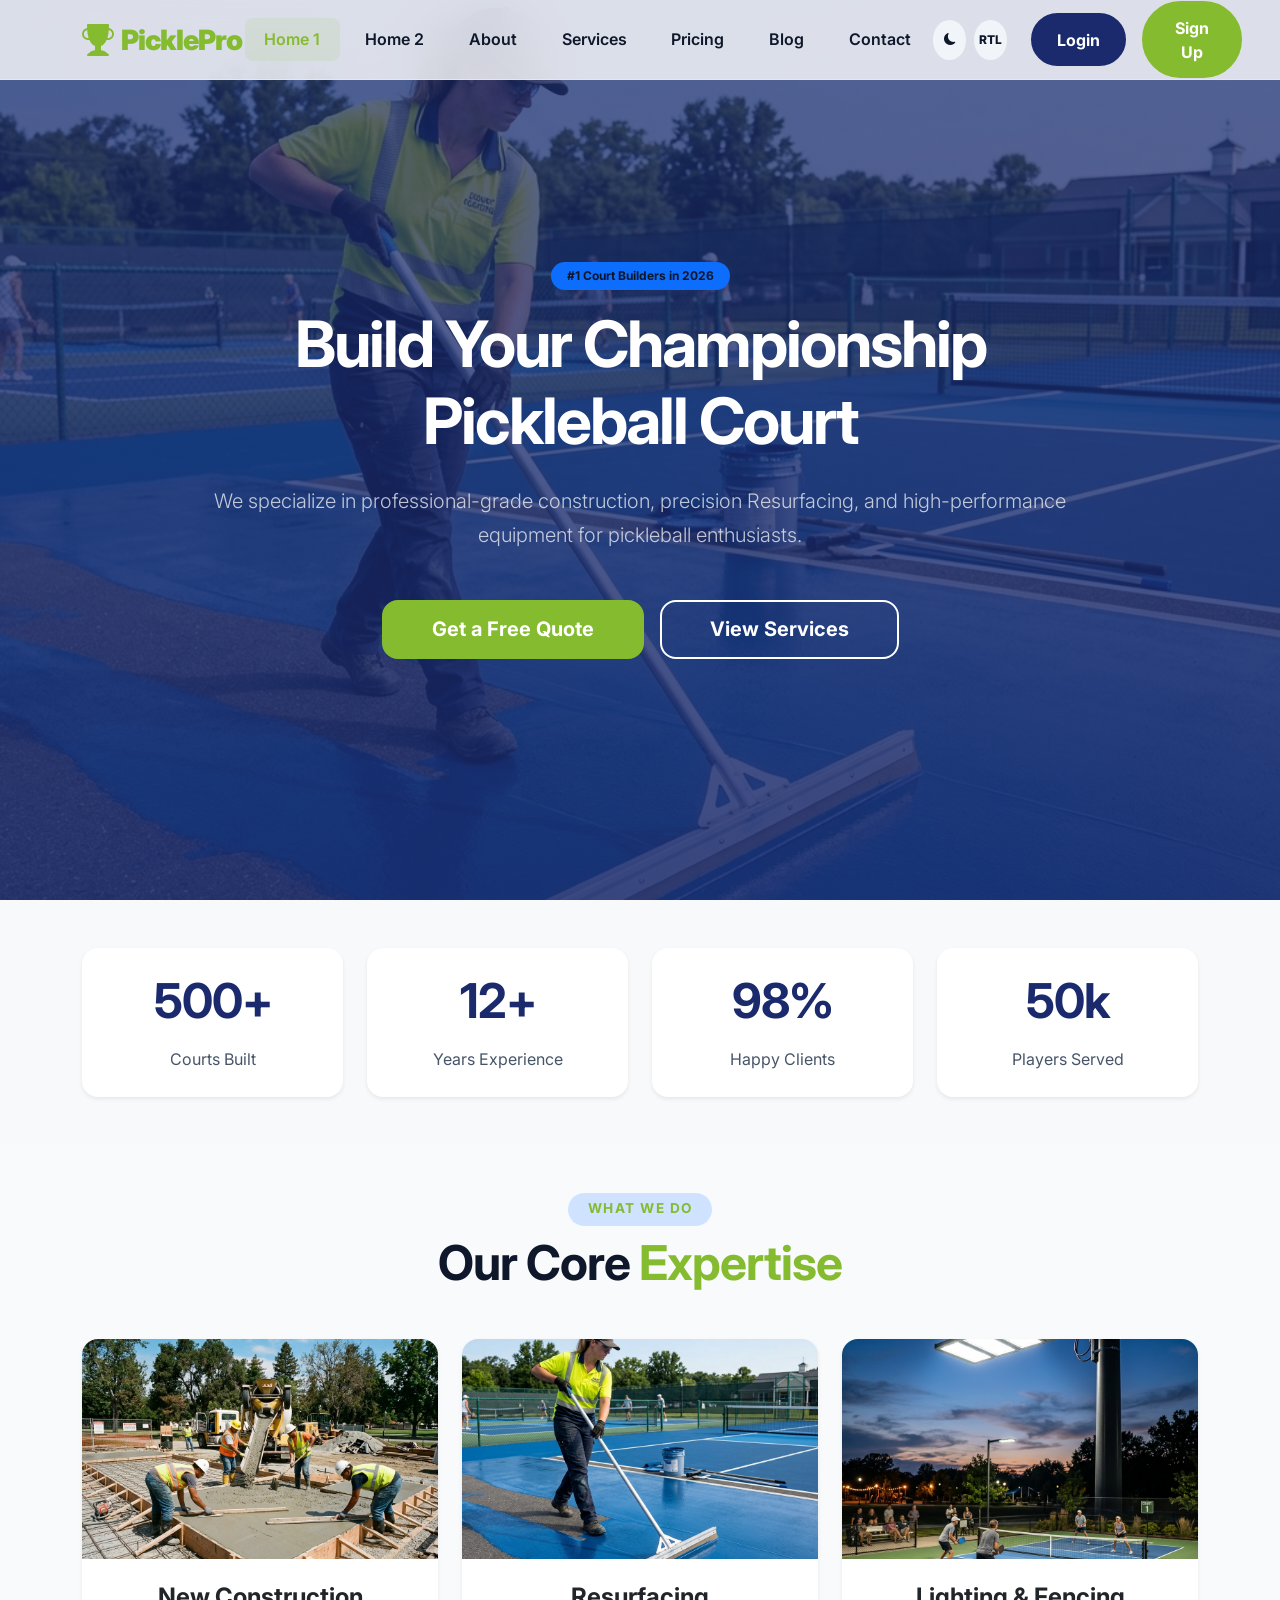
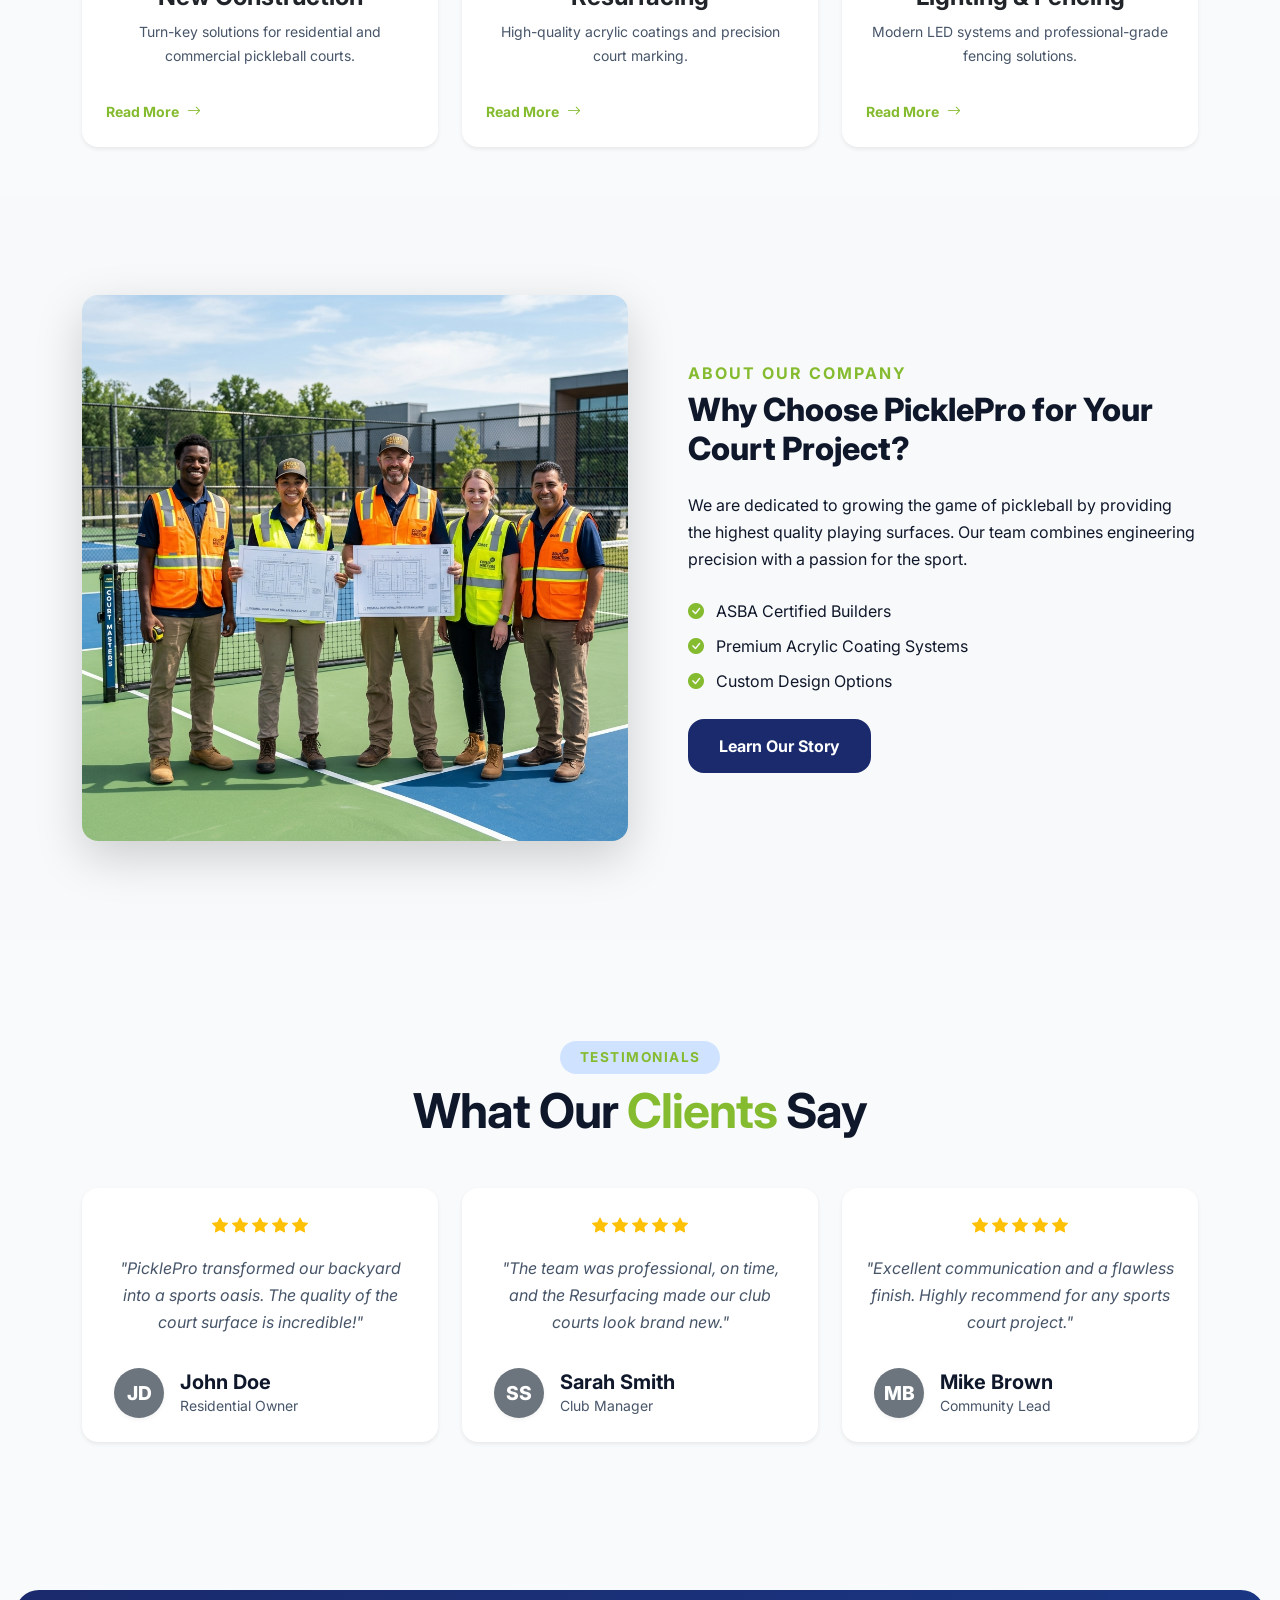
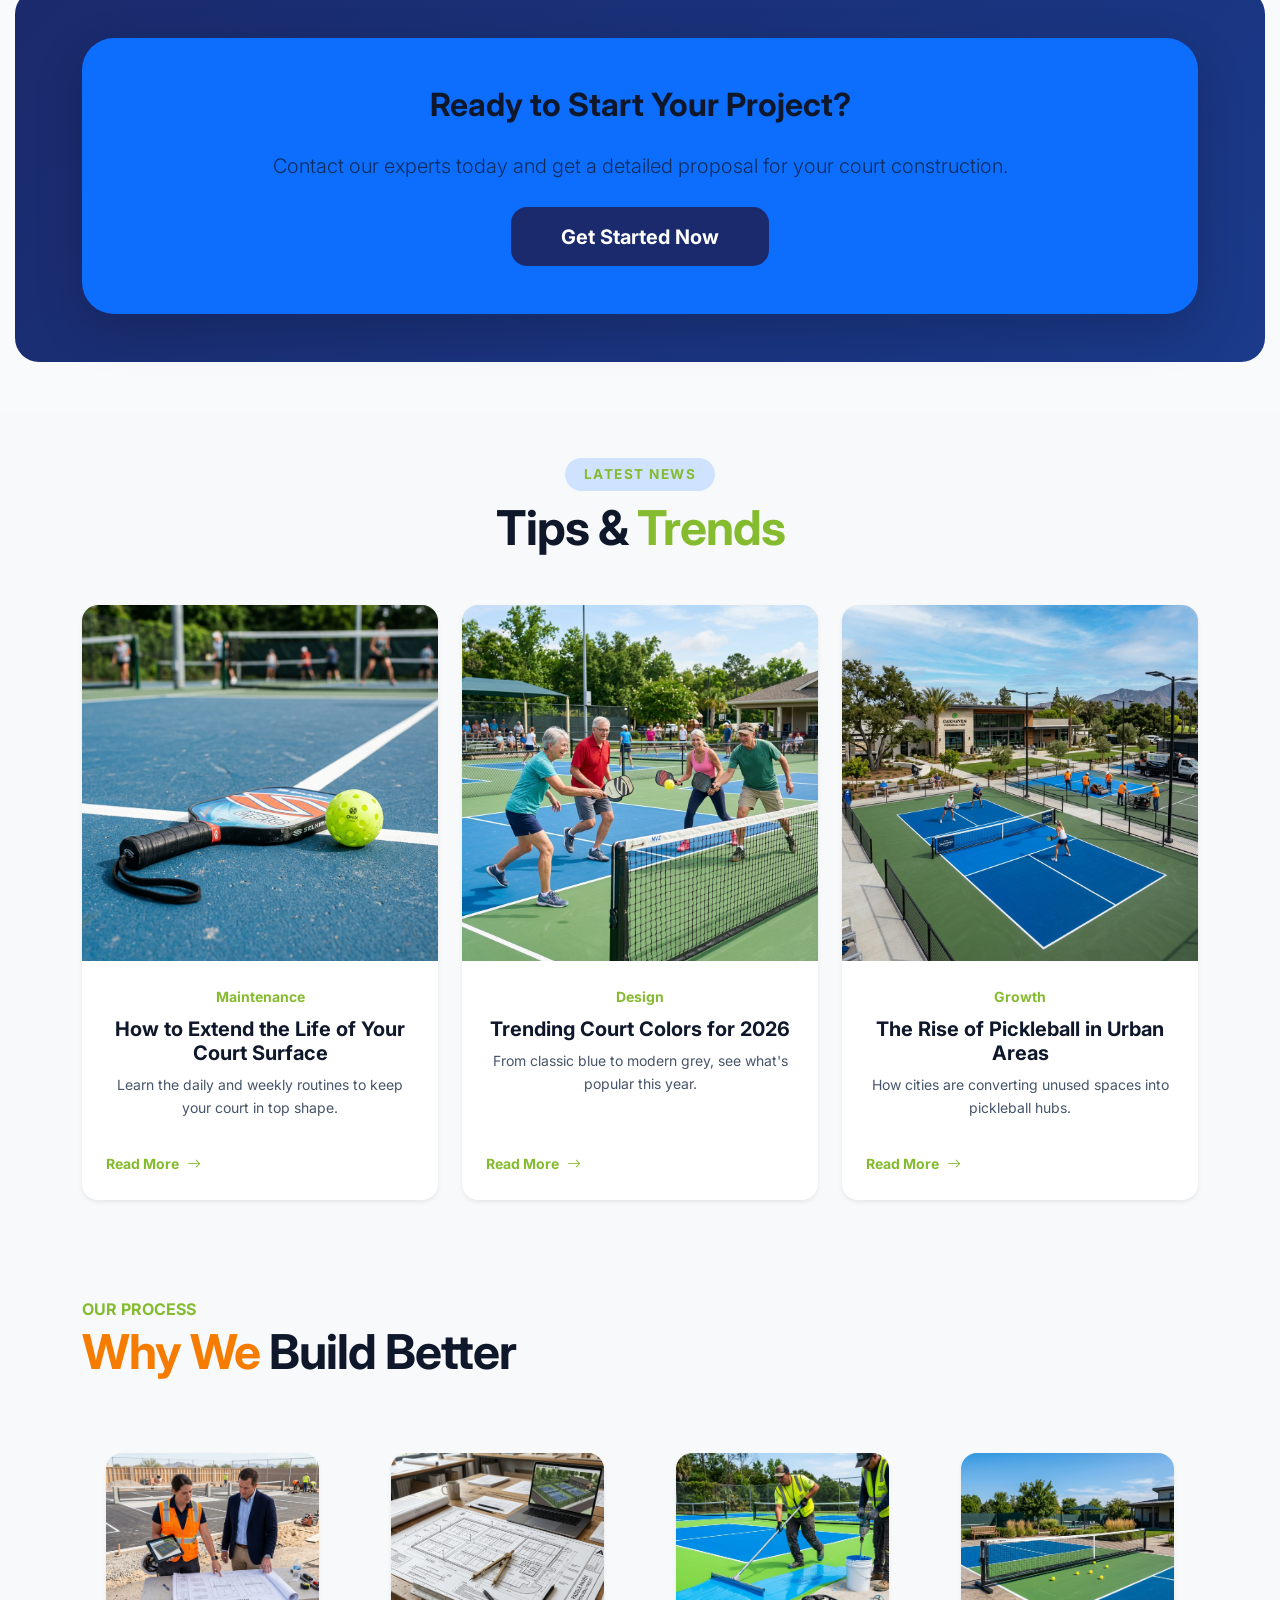
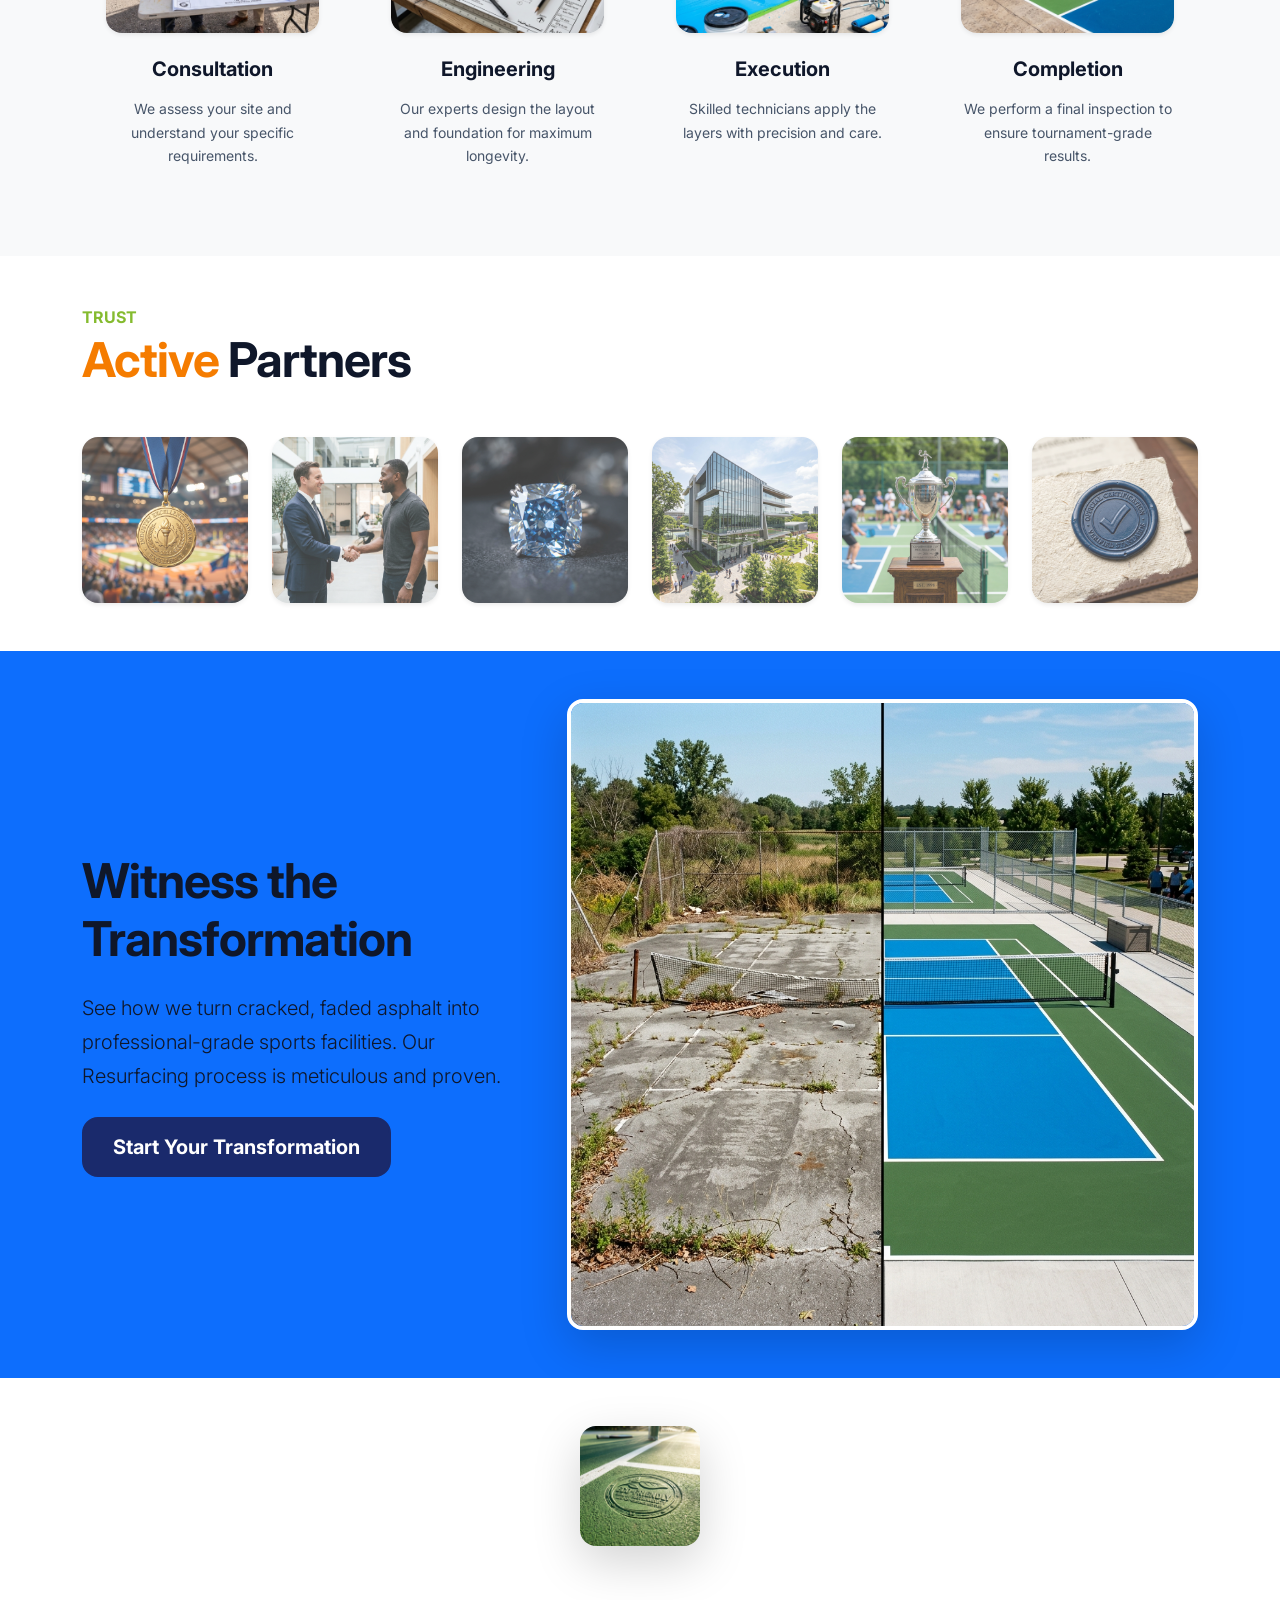
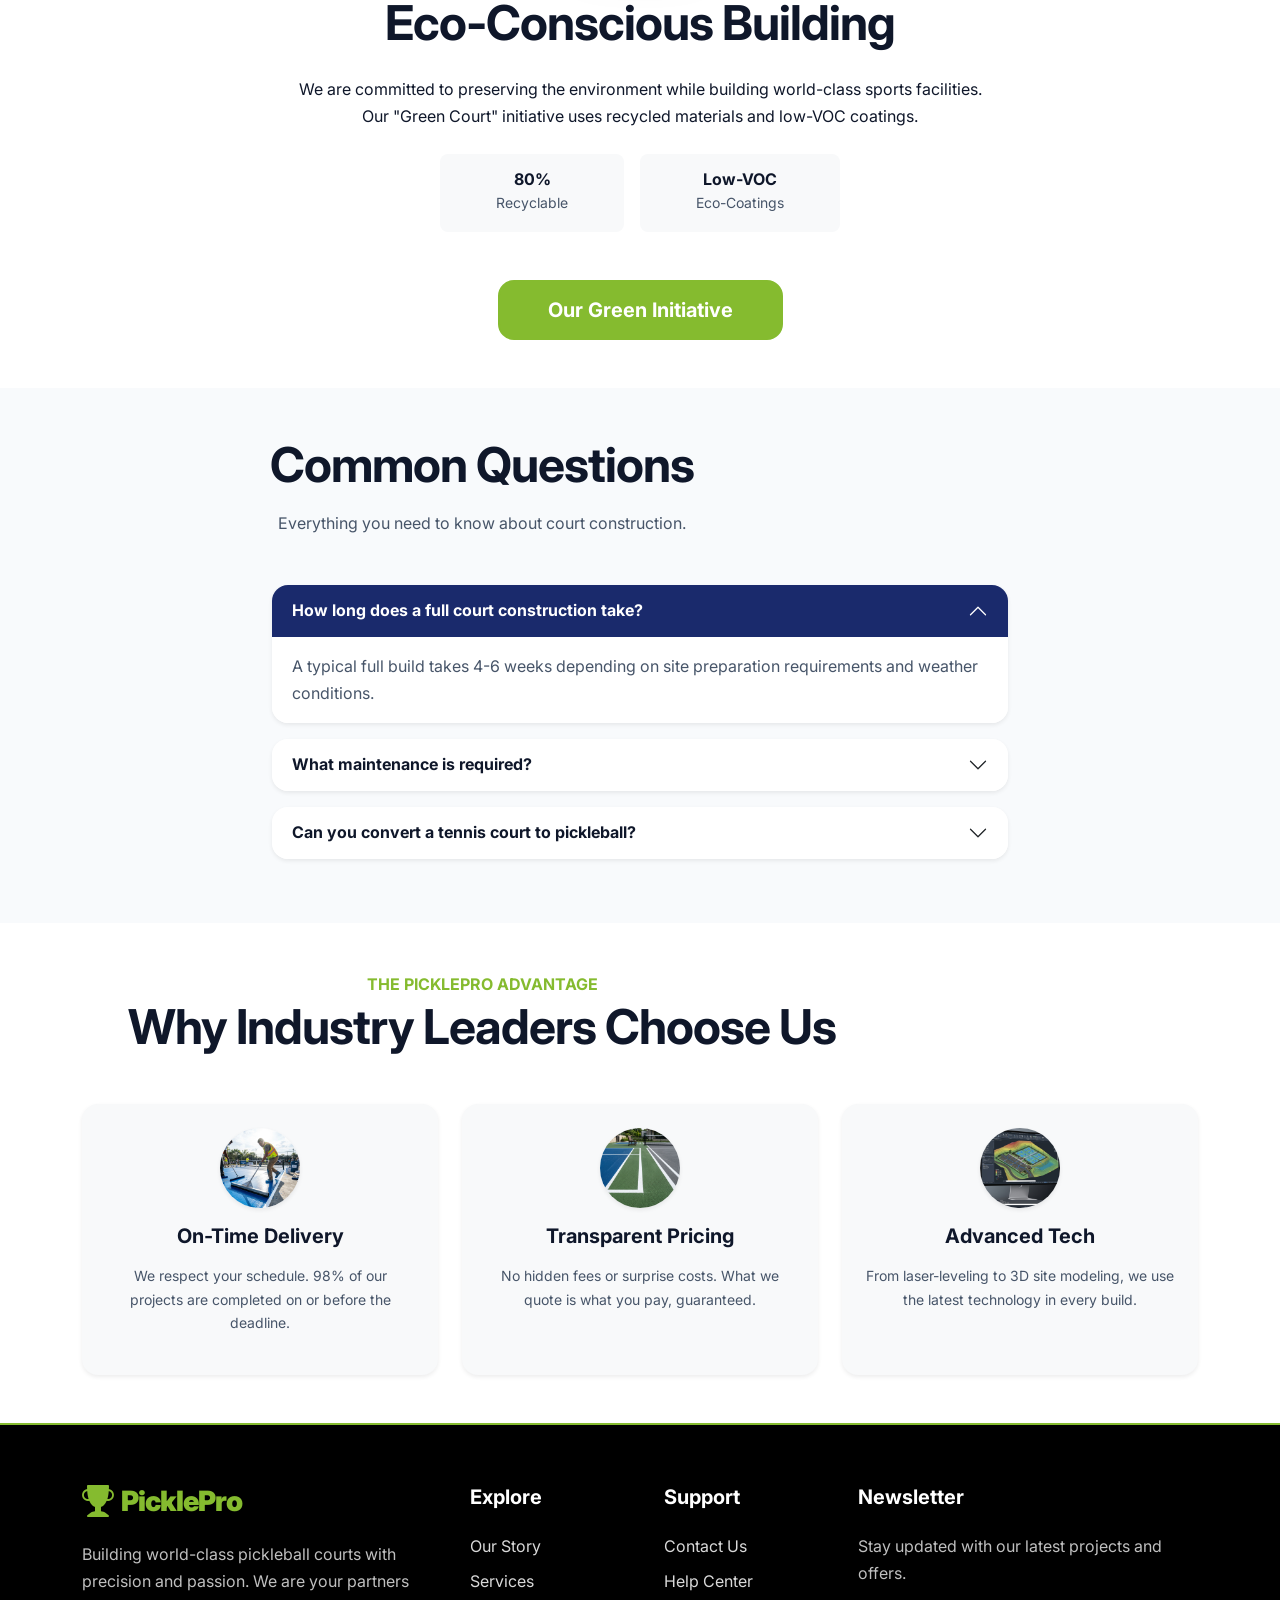
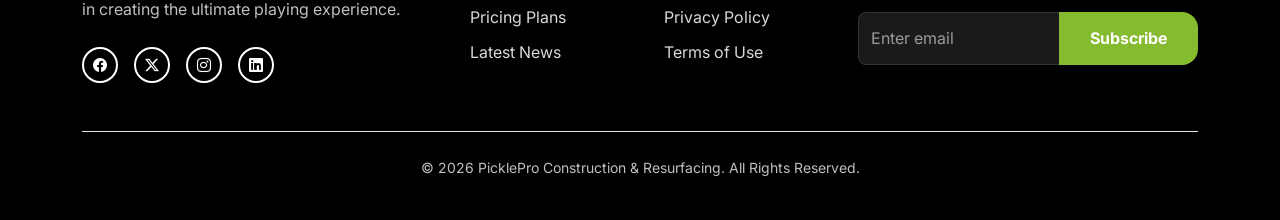
<file: index.html>
<!DOCTYPE html>
<html lang="en" dir="ltr" data-bs-theme="light">
<head>
    <meta charset="UTF-8">
    <meta name="viewport" content="width=device-width, initial-scale=1.0">
    <title>PicklePro | Premium Pickleball Court Construction & Resurfacing</title>
    <!-- Favicon -->
    <link rel='icon' type='image/png' href='assets/images/favicon.png'>
    <link rel='apple-touch-icon' href='assets/images/favicon.png'>
    
    <meta name="description" content="Professional pickleball court construction and Resurfacing services. High-quality acrylic coatings, fencing, lighting, and net systems.">
    <!-- Bootstrap CSS -->
    <link href="https://cdn.jsdelivr.net/npm/bootstrap@5.3.3/dist/css/bootstrap.min.css" rel="stylesheet">
    <!-- Bootstrap Icons -->
    <link rel="stylesheet" href="https://cdn.jsdelivr.net/npm/bootstrap-icons@1.11.3/font/bootstrap-icons.min.css">
    <!-- Google Fonts -->
    <link href="https://fonts.googleapis.com/css2?family=Inter:wght@400;600;700;800&display=swap" rel="stylesheet">
    <!-- Custom CSS -->
    <link rel="stylesheet" href="assets/css/style.css">
</head>
<body>

    <!-- Header -->
    <header class="fixed-top">
        <nav class="navbar navbar-expand-lg">
            <div class="container">
                <a class="brand-identity" href="index.html">
                    <i class="bi bi-trophy-fill"></i>
                    <span>PicklePro</span>
                </a>
                
                <button class="navbar-toggler border-0 shadow-none" type="button" data-bs-toggle="offcanvas" data-bs-target="#offcanvasNavbar">
                    <i class="bi bi-list fs-1"></i>
                </button>

                <div class="offcanvas offcanvas-end" tabindex="-1" id="offcanvasNavbar">
                    <div class="offcanvas-header border-bottom">
                        <h5 class="offcanvas-title">
                            <a href="index.html" class="brand-identity">
                                <i class="bi bi-trophy-fill"></i>
                                <span>PicklePro</span>
                            </a>
                        </h5>
                        <button type="button" class="btn-close" data-bs-dismiss="offcanvas"></button>
                    </div>
                    <div class="offcanvas-body">
                        <ul class="navbar-nav mb-4">
                            <li class="nav-item"><a class="nav-link active" href="index.html">Home 1</a></li>
                            <li class="nav-item"><a class="nav-link" href="home-2.html">Home 2</a></li>
                            <li class="nav-item"><a class="nav-link" href="about.html">About</a></li>
                            <li class="nav-item"><a class="nav-link" href="services.html">Services</a></li>
                            <li class="nav-item"><a class="nav-link" href="pricing.html">Pricing</a></li>
                            <li class="nav-item"><a class="nav-link" href="blog.html">Blog</a></li>
                            <li class="nav-item"><a class="nav-link contact-link" href="contact.html">Contact</a></li>
                        </ul>
                        
                        <div class="offcanvas-footer mt-auto pt-4 border-top">
                            <div class="d-flex align-items-center gap-2">
                                <button class="btn btn-outline-dark rounded-circle rtl-toggle-mobile" style="width: 45px; height: 45px; display: flex; align-items: center; justify-content: center; padding: 0;">RTL</button>
                                <button class="btn btn-outline-dark rounded-circle theme-toggle-mobile" style="width: 45px; height: 45px; display: flex; align-items: center; justify-content: center; padding: 0;"><i class="bi bi-moon-fill"></i></button>
                                <a href="login.html" class="btn btn-primary flex-grow-1">Login</a>
                                <a href="register.html" class="btn btn-primary flex-grow-1">Sign Up</a>
                            </div>
                        </div>
                    </div>
                </div>

                <div class="collapse navbar-collapse" id="navbarNav">
                    <ul class="navbar-nav mx-auto">
                        <li class="nav-item"><a class="nav-link active" href="index.html">Home 1</a></li>
                        <li class="nav-item"><a class="nav-link" href="home-2.html">Home 2</a></li>
                        <li class="nav-item"><a class="nav-link" href="about.html">About</a></li>
                        <li class="nav-item"><a class="nav-link" href="services.html">Services</a></li>
                        <li class="nav-item"><a class="nav-link" href="pricing.html">Pricing</a></li>
                        <li class="nav-item"><a class="nav-link" href="blog.html">Blog</a></li>
                        <li class="nav-item"><a class="nav-link" href="contact.html">Contact</a></li>
                    </ul>
                </div>

                <div class="d-none d-lg-flex align-items-center gap-2">
                    <button class="btn" id="theme-toggle" title="Toggle Theme"><i class="bi bi-moon-fill fs-5"></i></button>
                    <button class="btn me-3" id="rtl-toggle" title="Toggle RTL">RTL</button>
                    <a href="login.html" class="btn btn-secondary rounded-pill px-4 me-2">Login</a>
                    <a href="register.html" class="btn btn-primary rounded-pill px-4">Sign Up</a>
                </div>
            </div>
        </nav>
    </header>

    <main>
        <!-- Hero Section -->
        <section class="hero text-center d-flex align-items-center min-vh-100">
            <div class="container">
                <div class="row justify-content-center">
                    <div class="col-lg-10">
                        <span class="badge bg-primary text-dark mb-3 px-3 py-2 rounded-pill">#1 Court Builders in 2026</span>
                        <h1 class="display-3 fw-bold mb-4">Build Your Championship Pickleball Court</h1>
                        <p class="lead mb-5 text-light opacity-75">We specialize in professional-grade construction, precision Resurfacing, and high-performance equipment for pickleball enthusiasts.</p>
                        <div class="d-flex flex-column flex-sm-row justify-content-center align-items-center gap-3">
                            <a href="contact.html" class="btn btn-primary btn-lg px-5">Get a Free Quote</a>
                            <a href="services.html" class="btn btn-outline-light btn-lg px-5">View Services</a>
                        </div>
                    </div>
                </div>
            </div>
        </section>

        <!-- Stats Section (Content Section 1) -->
        <section class="py-5 bg-light">
            <div class="container">
                <div class="row g-4 text-center">
                    <div class="col-6 col-md-3">
                        <div class="stat-card p-4 rounded-4 bg-white border-0 shadow-sm h-100">
                            <h2 class="display-5 fw-bold text-secondary">500+</h2>
                            <p class="text-muted mb-0">Courts Built</p>
                        </div>
                    </div>
                    <div class="col-6 col-md-3">
                        <div class="stat-card p-4 rounded-4 bg-white border-0 shadow-sm h-100">
                            <h2 class="display-5 fw-bold text-secondary">12+</h2>
                            <p class="text-muted mb-0">Years Experience</p>
                        </div>
                    </div>
                    <div class="col-6 col-md-3">
                        <div class="stat-card p-4 rounded-4 bg-white border-0 shadow-sm h-100">
                            <h2 class="display-5 fw-bold text-secondary">98%</h2>
                            <p class="text-muted mb-0">Happy Clients</p>
                        </div>
                    </div>
                    <div class="col-6 col-md-3">
                        <div class="stat-card p-4 rounded-4 bg-white border-0 shadow-sm h-100">
                            <h2 class="display-5 fw-bold text-secondary">50k</h2>
                            <p class="text-muted mb-0">Players Served</p>
                        </div>
                    </div>
                </div>
            </div>
        </section>

        <!-- Services Preview (Content Section 2) -->
        <section class="services-preview py-5">
            <div class="container">
                <div class="section-title mb-5 text-center mx-auto">
                    <span class="badge bg-primary-subtle text-primary fw-bold text-uppercase mb-2">What We Do</span>
                    <h2 class="display-5 fw-bold">Our Core <span class="text-primary">Expertise</span></h2>
                </div>
                <div class="row g-4">
                    <div class="col-md-4">
                        <div class="card h-100 p-0 border-0 shadow-sm rounded-4 overflow-hidden hover-card hover-lift shadow-hover transition-base d-flex flex-column">
                            <img src="assets/images/service-1.png" class="card-img-top" style="height: 220px; object-fit: cover;" alt="New Construction">
                            <div class="card-body p-4 text-center d-flex flex-column">
                                <h3 class="h4 fw-bold">New Construction</h3>
                                <p class="text-muted small flex-grow-1">Turn-key solutions for residential and commercial pickleball courts.</p>
                                <a href="service-details.html" class="btn-read-more small mt-3">Read More <i class="bi bi-arrow-right"></i></a>
                            </div>
                        </div>
                    </div>
                    <div class="col-md-4">
                        <div class="card h-100 p-0 border-0 shadow-sm rounded-4 overflow-hidden hover-card hover-lift shadow-hover transition-base d-flex flex-column">
                            <img src="assets/images/service-2.png" class="card-img-top" style="height: 220px; object-fit: cover;" alt="Resurfacing">
                            <div class="card-body p-4 text-center d-flex flex-column">
                                <h3 class="h4 fw-bold">Resurfacing</h3>
                                <p class="text-muted small flex-grow-1">High-quality acrylic coatings and precision court marking.</p>
                                <a href="service-details.html" class="btn-read-more small mt-3">Read More <i class="bi bi-arrow-right"></i></a>
                            </div>
                        </div>
                    </div>
                    <div class="col-md-4">
                        <div class="card h-100 p-0 border-0 shadow-sm rounded-4 overflow-hidden hover-card hover-lift shadow-hover transition-base d-flex flex-column">
                            <img src="assets/images/lighting.png" class="card-img-top" style="height: 220px; object-fit: cover;" alt="Lighting & Fencing">
                            <div class="card-body p-4 text-center d-flex flex-column">
                                <h3 class="h4 fw-bold">Lighting & Fencing</h3>
                                <p class="text-muted small flex-grow-1">Modern LED systems and professional-grade fencing solutions.</p>
                                <a href="service-details.html" class="btn-read-more small mt-3">Read More <i class="bi bi-arrow-right"></i></a>
                            </div>
                        </div>
                    </div>
                </div>
            </div>
        </section>

        <!-- About Preview (Content Section 3) -->
        <section class="about-preview bg-light">
            <div class="container">
                <div class="row align-items-center">
                    <div class="col-lg-6 mb-4 mb-lg-0">
                        <img src="assets/images/about.png" alt="About PicklePro" class="img-fluid rounded-4 shadow-lg">
                    </div>
                    <div class="col-lg-6 ps-lg-5">
                        <h6 class="text-primary fw-bold text-uppercase mb-2 ls-wide">About Our Company</h6>
                        <h2 class="mb-4">Why Choose PicklePro for Your Court Project?</h2>
                        <p class="mb-4">We are dedicated to growing the game of pickleball by providing the highest quality playing surfaces. Our team combines engineering precision with a passion for the sport.</p>
                        <ul class="list-unstyled mb-4">
                            <li class="mb-2"><i class="bi bi-check-circle-fill text-primary me-2"></i> ASBA Certified Builders</li>
                            <li class="mb-2"><i class="bi bi-check-circle-fill text-primary me-2"></i> Premium Acrylic Coating Systems</li>
                            <li class="mb-2"><i class="bi bi-check-circle-fill text-primary me-2"></i> Custom Design Options</li>
                        </ul>
                        <a href="about.html" class="btn btn-secondary">Learn Our Story</a>
                    </div>
                </div>
            </div>
        </section>

        <!-- Testimonials (Content Section 4) -->
        <section class="testimonials">
            <div class="container">
                <div class="section-title mb-5 text-center mx-auto">
                    <span class="badge bg-primary-subtle text-primary fw-bold text-uppercase mb-2">Testimonials</span>
                    <h2 class="display-5 fw-bold">What Our <span class="text-primary">Clients</span> Say</h2>
                </div>
                <div class="row g-4">
                    <div class="col-12 col-md-6 col-lg-4">
                        <div class="card h-100 p-4 border-0 shadow-sm rounded-4 hover-card hover-lift shadow-hover transition-base text-center d-flex flex-column">
                            <div class="mb-3">
                                <i class="bi bi-star-fill text-warning"></i>
                                <i class="bi bi-star-fill text-warning"></i>
                                <i class="bi bi-star-fill text-warning"></i>
                                <i class="bi bi-star-fill text-warning"></i>
                                <i class="bi bi-star-fill text-warning"></i>
                            </div>
                            <p class="fst-italic text-muted flex-grow-1">"PicklePro transformed our backyard into a sports oasis. The quality of the court surface is incredible!"</p>
                            <div class="d-flex align-items-center mt-auto pt-3 px-2">
                                <div class="avatar me-3 bg-secondary rounded-circle text-white d-flex align-items-center justify-content-center flex-shrink-0" style="width: 50px; height: 50px;">JD</div>
                                <div class="text-start overflow-hidden">
                                    <h5 class="mb-0 fw-bold text-truncate">John Doe</h5>
                                    <small class="text-muted text-truncate d-block">Residential Owner</small>
                                </div>
                            </div>
                        </div>
                    </div>
                    <div class="col-12 col-md-6 col-lg-4">
                        <div class="card h-100 p-4 border-0 shadow-sm rounded-4 hover-card hover-lift shadow-hover transition-base text-center d-flex flex-column">
                            <div class="mb-3">
                                <i class="bi bi-star-fill text-warning"></i>
                                <i class="bi bi-star-fill text-warning"></i>
                                <i class="bi bi-star-fill text-warning"></i>
                                <i class="bi bi-star-fill text-warning"></i>
                                <i class="bi bi-star-fill text-warning"></i>
                            </div>
                            <p class="fst-italic text-muted flex-grow-1">"The team was professional, on time, and the Resurfacing made our club courts look brand new."</p>
                            <div class="d-flex align-items-center mt-auto pt-3 px-2">
                                <div class="avatar me-3 bg-secondary rounded-circle text-white d-flex align-items-center justify-content-center flex-shrink-0" style="width: 50px; height: 50px;">SS</div>
                                <div class="text-start overflow-hidden">
                                    <h5 class="mb-0 fw-bold text-truncate">Sarah Smith</h5>
                                    <small class="text-muted text-truncate d-block">Club Manager</small>
                                </div>
                            </div>
                        </div>
                    </div>
                    <div class="col-12 col-md-6 col-lg-4">
                        <div class="card h-100 p-4 border-0 shadow-sm rounded-4 hover-card hover-lift shadow-hover transition-base text-center d-flex flex-column">
                            <div class="mb-3">
                                <i class="bi bi-star-fill text-warning"></i>
                                <i class="bi bi-star-fill text-warning"></i>
                                <i class="bi bi-star-fill text-warning"></i>
                                <i class="bi bi-star-fill text-warning"></i>
                                <i class="bi bi-star-fill text-warning"></i>
                            </div>
                            <p class="fst-italic text-muted flex-grow-1">"Excellent communication and a flawless finish. Highly recommend for any sports court project."</p>
                            <div class="d-flex align-items-center mt-auto pt-3 px-2">
                                <div class="avatar me-3 bg-secondary rounded-circle text-white d-flex align-items-center justify-content-center flex-shrink-0" style="width: 50px; height: 50px;">MB</div>
                                <div class="text-start overflow-hidden">
                                    <h5 class="mb-0 fw-bold text-truncate">Mike Brown</h5>
                                    <small class="text-muted text-truncate d-block">Community Lead</small>
                                </div>
                            </div>
                        </div>
                    </div>
                </div>
            </div>
        </section>

        <!-- Newsletter (Content Section 5) -->
        <section class="cta-section py-5 my-5">
            <div class="container text-center">
                <div class="p-5 rounded-5 bg-primary text-dark shadow-lg">
                    <h2 class="fw-bold mb-4">Ready to Start Your Project?</h2>
                    <p class="lead mb-4 opacity-75">Contact our experts today and get a detailed proposal for your court construction.</p>
                    <div class="d-flex justify-content-center">
                        <a href="contact.html" class="btn btn-secondary btn-lg px-5">Get Started Now</a>
                    </div>
                </div>
            </div>
        </section>

        <!-- Blog Preview (Content Section 6) -->
        <section class="blog-preview bg-light py-5">
            <div class="container">
                <div class="section-title mb-5 text-center mx-auto">
                    <span class="badge bg-primary-subtle text-primary fw-bold text-uppercase mb-2">Latest News</span>
                    <h2 class="display-5 fw-bold">Tips & <span class="text-primary">Trends</span></h2>
                </div>
                <div class="row g-4">
                    <div class="col-md-6 col-lg-4">
                        <div class="card h-100 border-0 shadow-sm rounded-4 overflow-hidden hover-card hover-lift shadow-hover transition-base d-flex flex-column">
                            <img src="assets/images/blog-1.png" class="card-img-top" alt="Blog Post">
                            <div class="card-body p-4 text-center d-flex flex-column">
                                <small class="text-primary fw-bold">Maintenance</small>
                                <h5 class="card-title mt-2 fw-bold">How to Extend the Life of Your Court Surface</h5>
                                <p class="card-text text-muted small flex-grow-1">Learn the daily and weekly routines to keep your court in top shape.</p>
                                <a href="blog-details.html" class="btn-read-more small mt-3">Read More <i class="bi bi-arrow-right"></i></a>
                            </div>
                        </div>
                    </div>
                    <div class="col-md-6 col-lg-4">
                        <div class="card h-100 border-0 shadow-sm rounded-4 overflow-hidden hover-card hover-lift shadow-hover transition-base d-flex flex-column">
                            <img src="assets/images/blog-2.png" class="card-img-top" alt="Blog Post">
                            <div class="card-body p-4 text-center d-flex flex-column">
                                <small class="text-primary fw-bold">Design</small>
                                <h5 class="card-title mt-2 fw-bold">Trending Court Colors for 2026</h5>
                                <p class="card-text text-muted small flex-grow-1">From classic blue to modern grey, see what's popular this year.</p>
                                <a href="blog-details.html" class="btn-read-more small mt-3">Read More <i class="bi bi-arrow-right"></i></a>
                            </div>
                        </div>
                    </div>
                    <div class="col-md-6 col-lg-4 d-none d-lg-block">
                        <div class="card h-100 border-0 shadow-sm rounded-4 overflow-hidden hover-card hover-lift shadow-hover transition-base d-flex flex-column">
                            <img src="assets/images/hero-bg.png" class="card-img-top" alt="Blog Post">
                            <div class="card-body p-4 text-center d-flex flex-column">
                                <small class="text-primary fw-bold">Growth</small>
                                <h5 class="card-title mt-2 fw-bold">The Rise of Pickleball in Urban Areas</h5>
                                <p class="card-text text-muted small flex-grow-1">How cities are converting unused spaces into pickleball hubs.</p>
                                <a href="blog-details.html" class="btn-read-more small mt-3">Read More <i class="bi bi-arrow-right"></i></a>
                            </div>
                        </div>
                    </div>
                </div>
            </div>
        </section>

        <!-- Building Process (New Section 2) -->
        <section class="process py-5 bg-light">
            <div class="container">
                <div class="section-title mb-5">
                    <span class="text-primary fw-bold text-uppercase">Our Process</span>
                    <h2 class="display-5 fw-bold"><span class="highlight-orange">Why We</span> Build Better</h2>
                </div>
                <div class="row g-4">
                    <div class="col-md-3">
                        <div class="text-center p-4 h-100 hover-card hover-lift shadow-hover transition-base">
                            <div class="rounded-4 overflow-hidden shadow-sm mx-auto mb-4" style="width: 100%; height: 180px;">
                                <img src="assets/images/process-1.png" class="w-100 h-100 object-fit-cover" alt="Consultation">
                            </div>
                            <h5 class="fw-bold">Consultation</h5>
                            <p class="small text-muted">We assess your site and understand your specific requirements.</p>
                        </div>
                    </div>
                    <div class="col-md-3">
                        <div class="text-center p-4 h-100 hover-card hover-lift shadow-hover transition-base">
                            <div class="rounded-4 overflow-hidden shadow-sm mx-auto mb-4" style="width: 100%; height: 180px;">
                                <img src="assets/images/process-2.png" class="w-100 h-100 object-fit-cover" alt="Engineering">
                            </div>
                            <h5 class="fw-bold">Engineering</h5>
                            <p class="small text-muted">Our experts design the layout and foundation for maximum longevity.</p>
                        </div>
                    </div>
                    <div class="col-md-3">
                        <div class="text-center p-4 h-100 hover-card hover-lift shadow-hover transition-base">
                            <div class="rounded-4 overflow-hidden shadow-sm mx-auto mb-4" style="width: 100%; height: 180px;">
                                <img src="assets/images/process-3.png" class="w-100 h-100 object-fit-cover" alt="Execution">
                            </div>
                            <h5 class="fw-bold">Execution</h5>
                            <p class="small text-muted">Skilled technicians apply the layers with precision and care.</p>
                        </div>
                    </div>
                    <div class="col-md-3">
                        <div class="text-center p-4 h-100 hover-card hover-lift shadow-hover transition-base">
                            <div class="rounded-4 overflow-hidden shadow-sm mx-auto mb-4" style="width: 100%; height: 180px;">
                                <img src="assets/images/process-4.png" class="w-100 h-100 object-fit-cover" alt="Completion">
                            </div>
                            <h5 class="fw-bold">Completion</h5>
                            <p class="small text-muted">We perform a final inspection to ensure tournament-grade results.</p>
                        </div>
                    </div>
                </div>
            </div>
        </section>

        <!-- Partners (New Section 3) -->
        <section class="partners py-5 bg-white">
            <div class="container">
                <div class="section-title mb-5">
                    <span class="text-primary fw-bold text-uppercase">Trust</span>
                    <h2 class="display-5 fw-bold"><span class="highlight-orange">Active</span> Partners</h2>
                </div>
                <div class="row g-4 align-items-stretch justify-content-center">
                    <div class="col-4 col-md-2">
                        <div class="card p-0 border-0 shadow-sm rounded-4 overflow-hidden hover-card hover-lift shadow-hover transition-base bg-white h-100 d-flex align-items-center justify-content-center">
                            <img src="assets/images/partner-1.png" class="w-100 h-100 object-fit-cover opacity-75 hover-opacity-100 transition-all" alt="Partner 1">
                        </div>
                    </div>
                    <div class="col-4 col-md-2">
                        <div class="card p-0 border-0 shadow-sm rounded-4 overflow-hidden hover-card hover-lift shadow-hover transition-base bg-white h-100 d-flex align-items-center justify-content-center">
                            <img src="assets/images/partner-2.png" class="w-100 h-100 object-fit-cover opacity-75 hover-opacity-100 transition-all" alt="Partner 2">
                        </div>
                    </div>
                    <div class="col-4 col-md-2">
                        <div class="card p-0 border-0 shadow-sm rounded-4 overflow-hidden hover-card hover-lift shadow-hover transition-base bg-white h-100 d-flex align-items-center justify-content-center">
                            <img src="assets/images/partner-3.png" class="w-100 h-100 object-fit-cover opacity-75 hover-opacity-100 transition-all" alt="Partner 3">
                        </div>
                    </div>
                    <div class="col-4 col-md-2">
                        <div class="card p-0 border-0 shadow-sm rounded-4 overflow-hidden hover-card hover-lift shadow-hover transition-base bg-white h-100 d-flex align-items-center justify-content-center">
                            <img src="assets/images/partner-4.png" class="w-100 h-100 object-fit-cover opacity-75 hover-opacity-100 transition-all" alt="Partner 4">
                        </div>
                    </div>
                    <div class="col-4 col-md-2">
                        <div class="card p-0 border-0 shadow-sm rounded-4 overflow-hidden hover-card hover-lift shadow-hover transition-base bg-white h-100 d-flex align-items-center justify-content-center">
                            <img src="assets/images/partner-5.png" class="w-100 h-100 object-fit-cover opacity-75 hover-opacity-100 transition-all" alt="Partner 5">
                        </div>
                    </div>
                    <div class="col-4 col-md-2">
                        <div class="card p-0 border-0 shadow-sm rounded-4 overflow-hidden hover-card hover-lift shadow-hover transition-base bg-white h-100 d-flex align-items-center justify-content-center">
                            <img src="assets/images/partner-6.png" class="w-100 h-100 object-fit-cover opacity-75 hover-opacity-100 transition-all" alt="Partner 6">
                        </div>
                    </div>
                </div>
            </div>
        </section>

        <!-- Before/After Showcase (New Section 2) -->
        <section class="before-after bg-primary py-5">
            <div class="container">
                <div class="row align-items-center g-5 text-dark">
                    <div class="col-lg-5">
                        <h2 class="display-5 fw-bold mb-4">Witness the Transformation</h2>
                        <p class="lead mb-4">See how we turn cracked, faded asphalt into professional-grade sports facilities. Our Resurfacing process is meticulous and proven.</p>
                        <a href="contact.html" class="btn btn-secondary btn-lg">Start Your Transformation</a>
                    </div>
                    <div class="col-lg-7">
                        <img src="assets/images/before-after.png" class="img-fluid rounded-4 shadow-lg border border-4 border-white" alt="Before and After">
                    </div>
                </div>
            </div>
        </section>

        <!-- Sustainability (New Section 7) -->
        <section class="py-5 bg-white">
            <div class="container">
                <div class="row justify-content-center text-center">
                    <div class="col-lg-8">
                        <img src="assets/images/eco-badge.png" class="img-fluid rounded-4 shadow-lg mb-5" alt="Eco Friendly" style="max-height: 120px;">
                        <h2 class="display-5 fw-bold mb-4">Eco-Conscious Building</h2>
                        <p class="mb-4 mx-auto" style="max-width: 700px;">We are committed to preserving the environment while building world-class sports facilities. Our "Green Court" initiative uses recycled materials and low-VOC coatings.</p>
                        <div class="d-flex justify-content-center gap-3 mb-5" style="max-width: 400px; margin: 0 auto;">
                            <div class="bg-light p-3 rounded-3 text-center flex-grow-1 hover-card hover-lift shadow-hover transition-base">
                                <h6 class="mb-0 fw-bold">80%</h6>
                                <small class="text-muted">Recyclable</small>
                            </div>
                            <div class="bg-light p-3 rounded-3 text-center flex-grow-1 hover-card hover-lift shadow-hover transition-base">
                                <h6 class="mb-0 fw-bold">Low-VOC</h6>
                                <small class="text-muted">Eco-Coatings</small>
                            </div>
                        </div>
                        <a href="about.html" class="btn btn-primary btn-lg px-5">Our Green Initiative</a>
                    </div>
                </div>
            </div>
        </section>

        <!-- FAQ Section (New Section 3) -->
        <section class="faq-section py-5">
            <div class="container">
                <div class="section-title text-center mb-5">
                    <h2 class="display-5 fw-bold">Common Questions</h2>
                    <p class="text-muted">Everything you need to know about court construction.</p>
                </div>
                <div class="row justify-content-center">
                    <div class="col-lg-8">
                        <div class="accordion" id="mainFaq">
                            <div class="accordion-item border-0 mb-3 shadow-sm rounded-4 overflow-hidden">
                                <h2 class="accordion-header">
                                    <button class="accordion-button fw-bold" type="button" data-bs-toggle="collapse" data-bs-target="#faq1">
                                        How long does a full court construction take?
                                    </button>
                                </h2>
                                <div id="faq1" class="accordion-collapse collapse show" data-bs-parent="#mainFaq">
                                    <div class="accordion-body text-muted">
                                        A typical full build takes 4-6 weeks depending on site preparation requirements and weather conditions.
                                    </div>
                                </div>
                            </div>
                            <div class="accordion-item border-0 mb-3 shadow-sm rounded-4 overflow-hidden">
                                <h2 class="accordion-header">
                                    <button class="accordion-button collapsed fw-bold" type="button" data-bs-toggle="collapse" data-bs-target="#faq2">
                                        What maintenance is required?
                                    </button>
                                </h2>
                                <div id="faq2" class="accordion-collapse collapse" data-bs-parent="#mainFaq">
                                    <div class="accordion-body text-muted">
                                        Regular pressure washing and debris removal are recommended. We also offer annual maintenance check-ups to ensure longevity.
                                    </div>
                                </div>
                            </div>
                            <div class="accordion-item border-0 mb-3 shadow-sm rounded-4 overflow-hidden">
                                <h2 class="accordion-header">
                                    <button class="accordion-button collapsed fw-bold" type="button" data-bs-toggle="collapse" data-bs-target="#faq3">
                                        Can you convert a tennis court to pickleball?
                                    </button>
                                </h2>
                                <div id="faq3" class="accordion-collapse collapse" data-bs-parent="#mainFaq">
                                    <div class="accordion-body text-muted">
                                        Absolutely! This is one of our most popular services. We can fit up to 4 pickleball courts on a single standard tennis court.
                                    </div>
                                </div>
                            </div>
                        </div>
                    </div>
                </div>
            </div>
        </section>

        <!-- Why Choose Us (New Section 5) -->
        <section class="py-5 bg-white">
            <div class="container">
                <div class="section-title text-center mb-5">
                    <span class="text-primary fw-bold text-uppercase">The PicklePro Advantage</span>
                    <h2 class="display-5 fw-bold">Why Industry Leaders Choose Us</h2>
                </div>
                <div class="row g-4">
                    <div class="col-md-4">
                        <div class="p-4 h-100 border-0 shadow-sm rounded-4 bg-light text-center hover-card hover-lift shadow-hover transition-base">
                            <img src="assets/images/process.png" class="rounded-circle mb-3 shadow-sm" style="width: 80px; height: 80px; object-fit: cover;" alt="On-Time Delivery">
                            <h5 class="fw-bold">On-Time Delivery</h5>
                            <p class="small text-muted">We respect your schedule. 98% of our projects are completed on or before the deadline.</p>
                        </div>
                    </div>
                    <div class="col-md-4">
                        <div class="p-4 h-100 border-0 shadow-sm rounded-4 bg-light text-center hover-card hover-lift shadow-hover transition-base">
                            <img src="assets/images/pricing-hero.png" class="rounded-circle mb-3 shadow-sm" style="width: 80px; height: 80px; object-fit: cover;" alt="Transparent Pricing">
                            <h5 class="fw-bold">Transparent Pricing</h5>
                            <p class="small text-muted">No hidden fees or surprise costs. What we quote is what you pay, guaranteed.</p>
                        </div>
                    </div>
                    <div class="col-md-4">
                        <div class="p-4 h-100 border-0 shadow-sm rounded-4 bg-light text-center hover-card hover-lift shadow-hover transition-base">
                            <img src="assets/images/drone-map.png" class="rounded-circle mb-3 shadow-sm" style="width: 80px; height: 80px; object-fit: cover;" alt="Advanced Tech">
                            <h5 class="fw-bold">Advanced Tech</h5>
                            <p class="small text-muted">From laser-leveling to 3D site modeling, we use the latest technology in every build.</p>
                        </div>
                    </div>
                </div>
            </div>
        </section>






    </main>

    <!-- Footer -->
    <footer>
        <div class="container">
            <div class="row g-5">
                <div class="col-lg-4">
                    <a class="brand-identity mb-4" href="index.html">
                        <i class="bi bi-trophy-fill"></i>
                        <span>PicklePro</span>
                    </a>
                    <p class="text-white opacity-75 mb-4">Building world-class pickleball courts with precision and passion. We are your partners in creating the ultimate playing experience.</p>
                    <div class="d-flex gap-3">
                        <a href="#" class="btn btn-outline-light btn-sm rounded-circle p-2" style="width: 36px; height: 36px; display: flex; align-items: center; justify-content: center;"><i class="bi bi-facebook"></i></a>
                        <a href="#" class="btn btn-outline-light btn-sm rounded-circle p-2" style="width: 36px; height: 36px; display: flex; align-items: center; justify-content: center;"><i class="bi bi-twitter-x"></i></a>
                        <a href="#" class="btn btn-outline-light btn-sm rounded-circle p-2" style="width: 36px; height: 36px; display: flex; align-items: center; justify-content: center;"><i class="bi bi-instagram"></i></a>
                        <a href="#" class="btn btn-outline-light btn-sm rounded-circle p-2" style="width: 36px; height: 36px; display: flex; align-items: center; justify-content: center;"><i class="bi bi-linkedin"></i></a>
                    </div>
                </div>
                <div class="col-lg-2 col-md-4">
                    <h5 class="text-white fw-bold mb-4">Explore</h5>
                    <ul class="list-unstyled footer-links">
                        <li class="mb-2"><a href="about.html">Our Story</a></li>
                        <li class="mb-2"><a href="services.html">Services</a></li>
                        <li class="mb-2"><a href="pricing.html">Pricing Plans</a></li>
                        <li class="mb-2"><a href="blog.html">Latest News</a></li>
                    </ul>
                </div>
                <div class="col-lg-2 col-md-4">
                    <h5 class="text-white fw-bold mb-4">Support</h5>
                    <ul class="list-unstyled footer-links">
                        <li class="mb-2"><a href="contact.html">Contact Us</a></li>
                        <li class="mb-2"><a href="#">Help Center</a></li>
                        <li class="mb-2"><a href="#">Privacy Policy</a></li>
                        <li class="mb-2"><a href="#">Terms of Use</a></li>
                    </ul>
                </div>
                <div class="col-lg-4 col-md-4">
                    <h5 class="text-white fw-bold mb-4">Newsletter</h5>
                    <p class="text-white opacity-75 mb-4">Stay updated with our latest projects and offers.</p>
                    <form>
                        <div class="input-group">
                            <input type="email" class="form-control border-0" placeholder="Enter email" style="padding: 12px;">
                            <button class="btn btn-primary" type="button">Subscribe</button>
                        </div>
                    </form>
                </div>
            </div>
            <div class="border-top border-white border-opacity-10 mt-5 pt-4 text-center">
                <p class="text-white opacity-75 small mb-0">&copy; 2026 PicklePro Construction & Resurfacing. All Rights Reserved.</p>
            </div>
        </div>
    </footer>

    <!-- Back to Top -->
    <a href="#" id="back-to-top" class="btn btn-primary rounded-circle p-3 shadow position-fixed bottom-0 end-0 m-4" style="display: none; z-index: 1000;">
        <i class="bi bi-arrow-up"></i>
    </a>

    <!-- Scripts -->
    <script src="https://cdn.jsdelivr.net/npm/bootstrap@5.3.3/dist/js/bootstrap.bundle.min.js"></script>
    <script src="assets/js/main.js"></script>
</body>
</html>
</file>
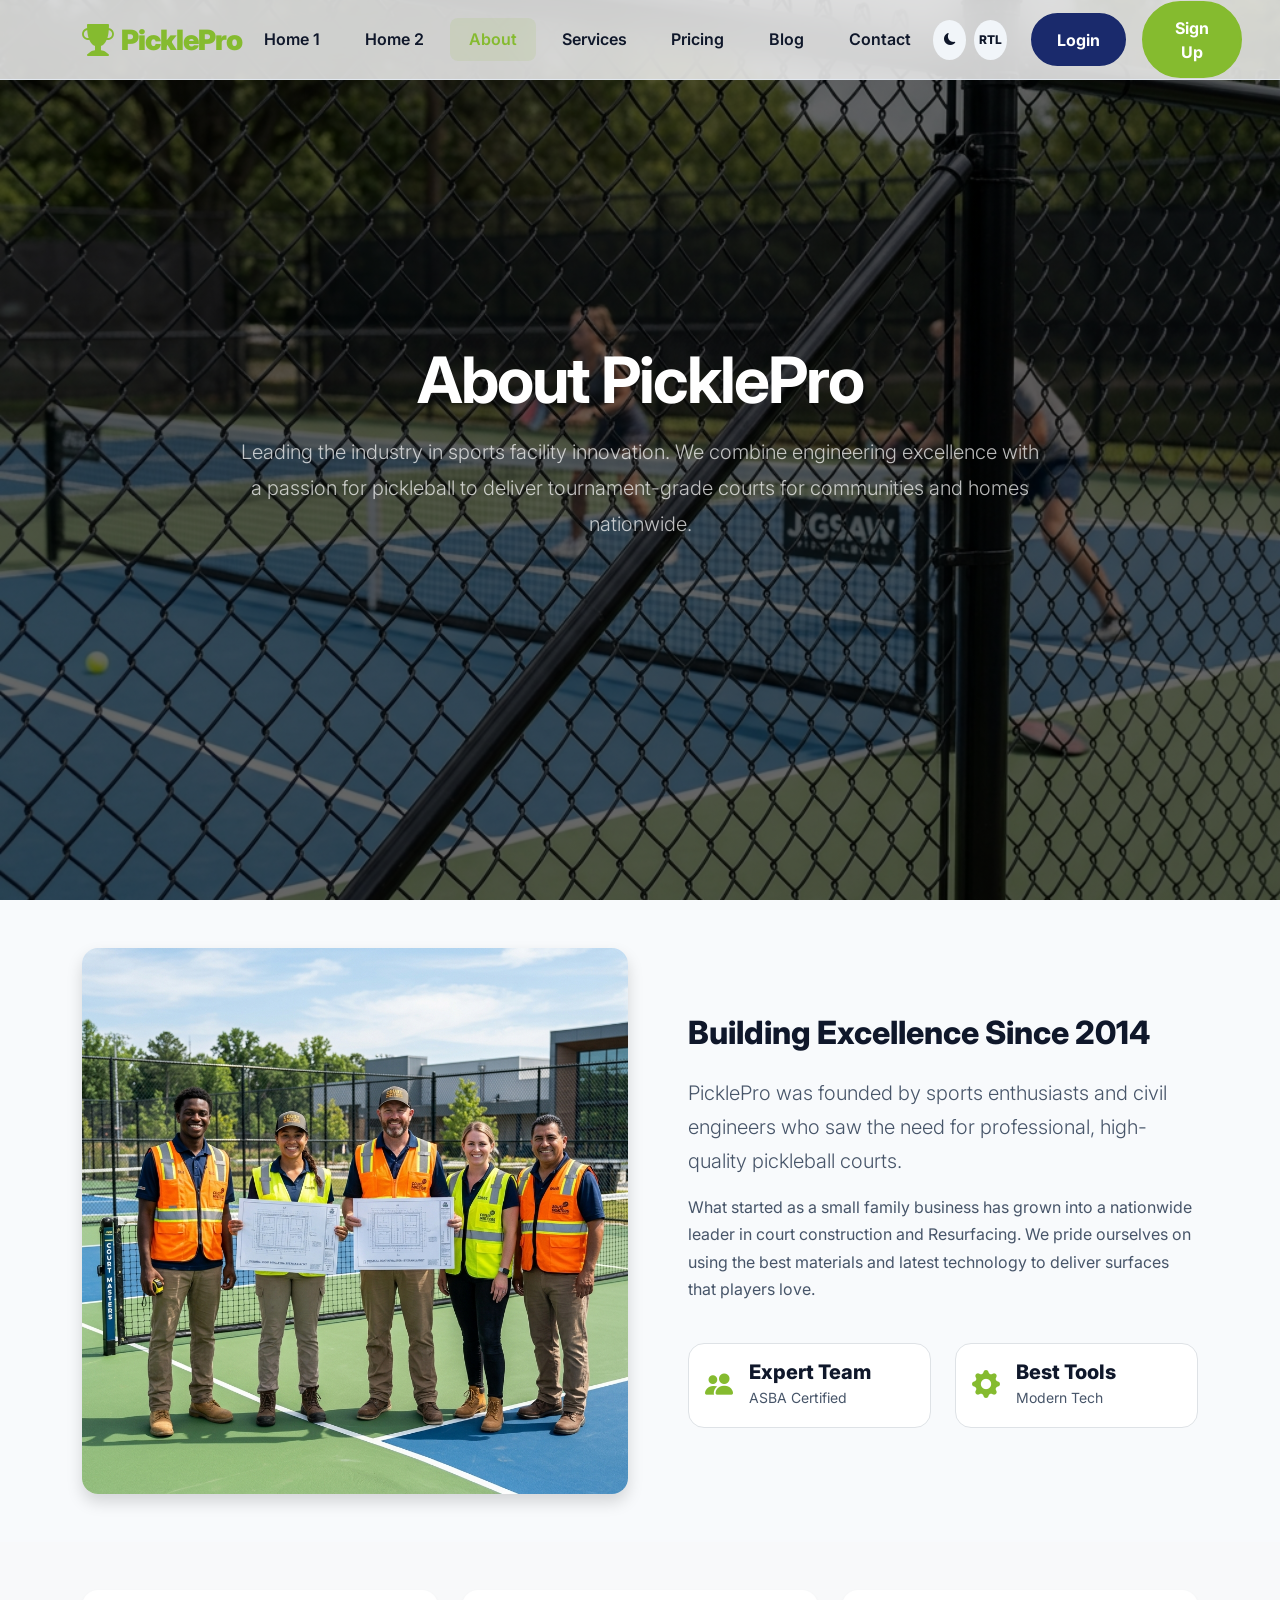
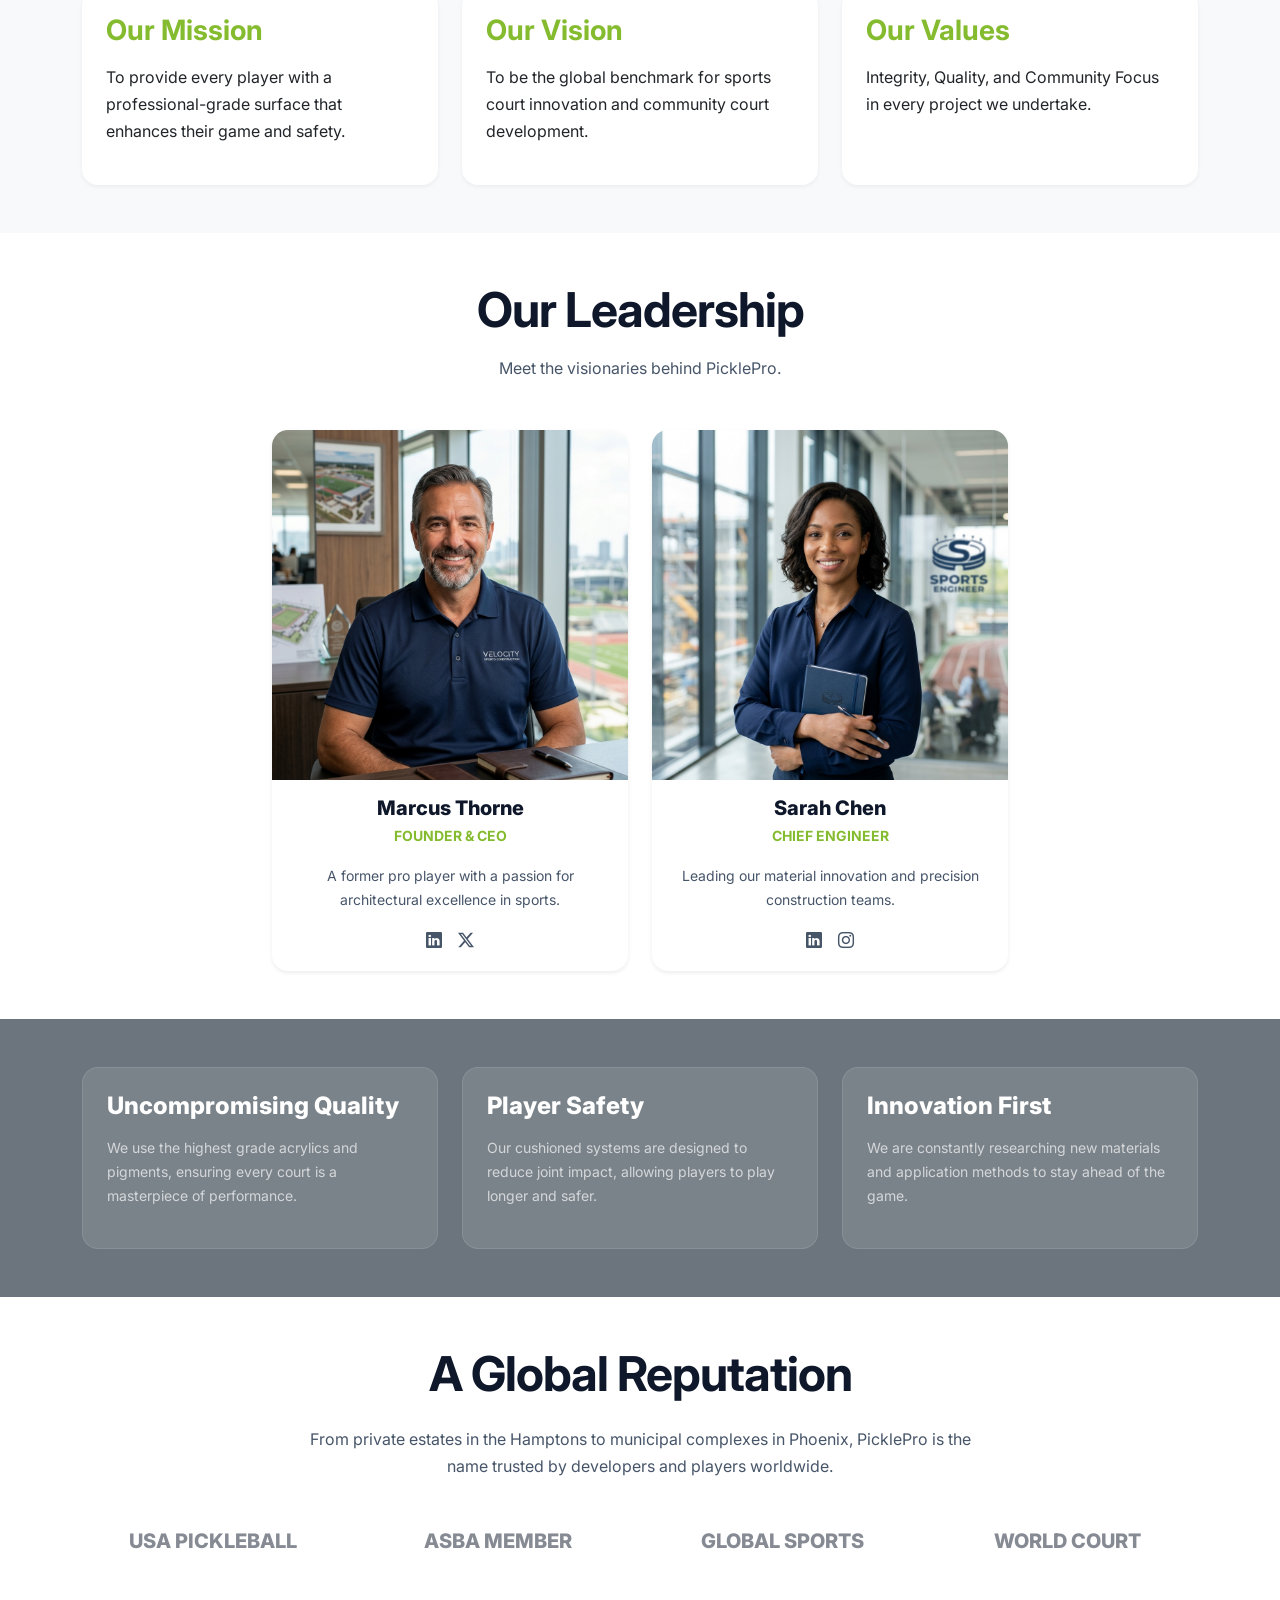
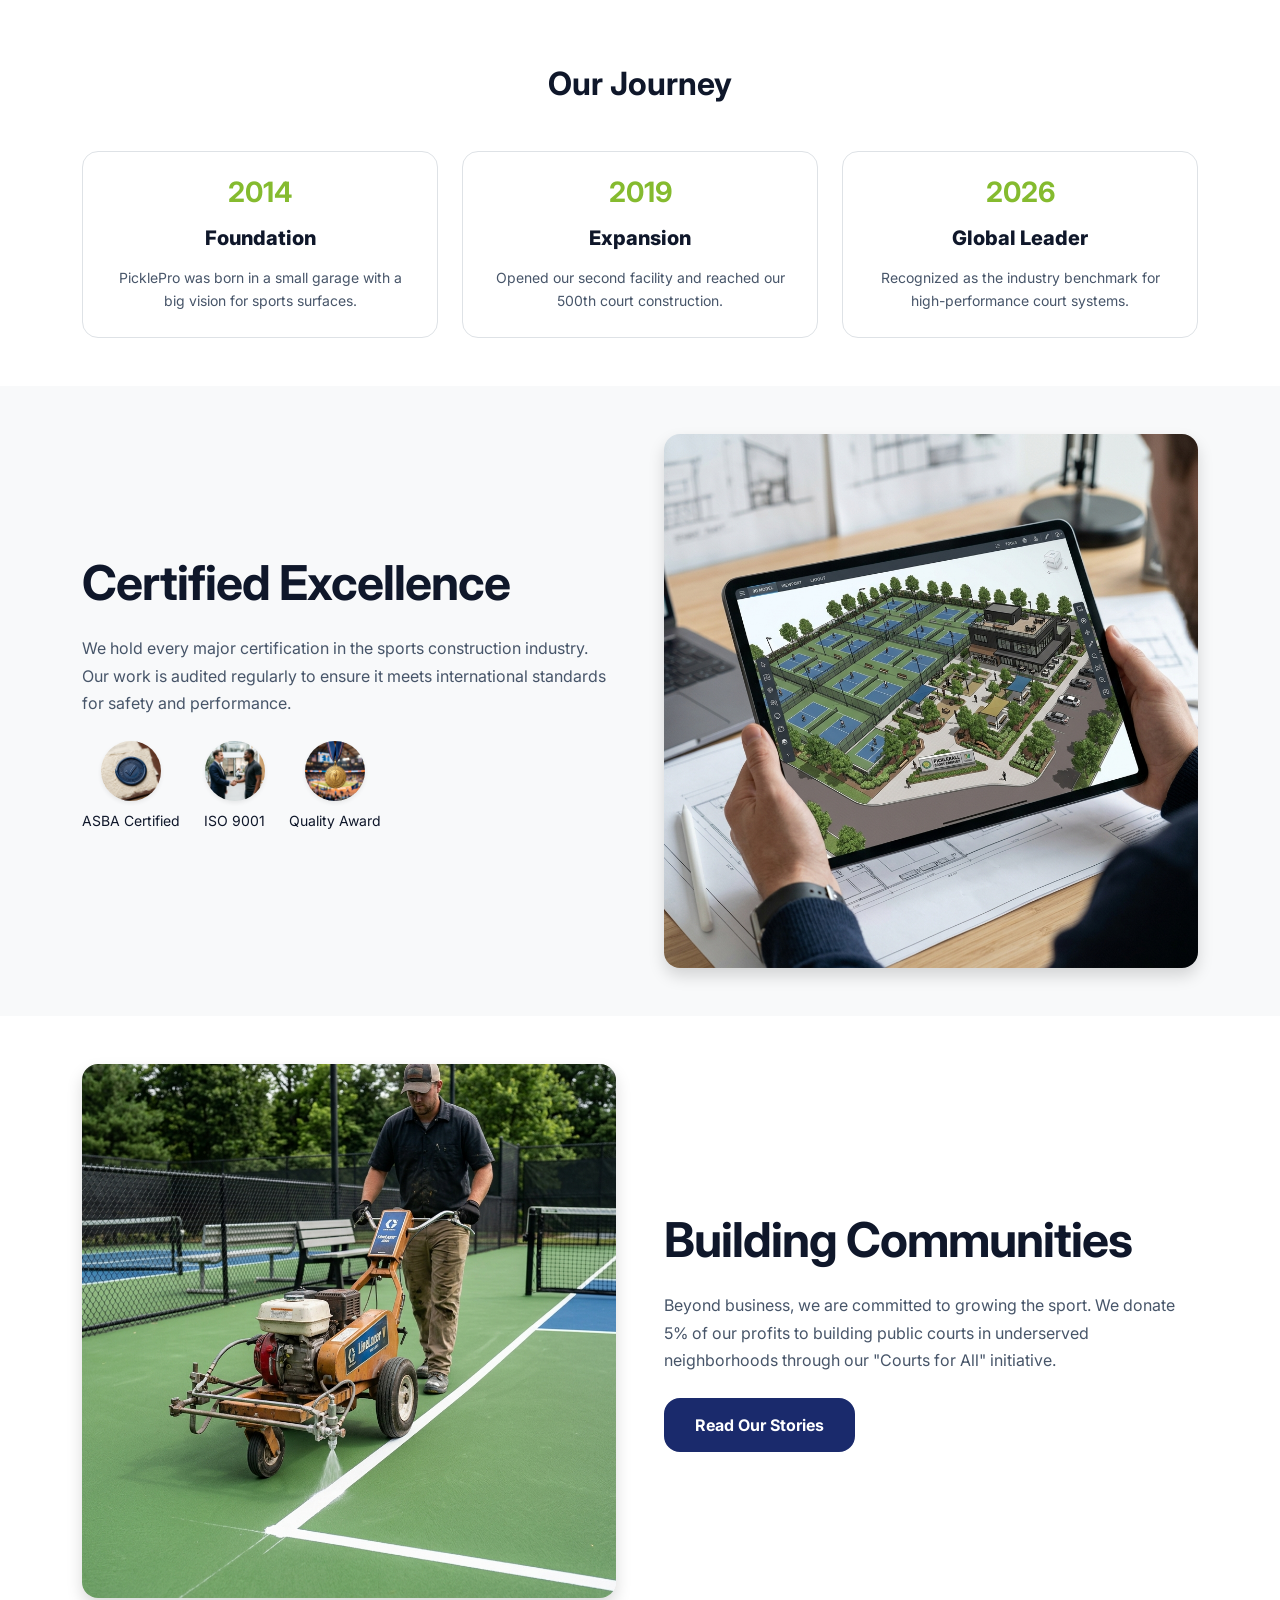
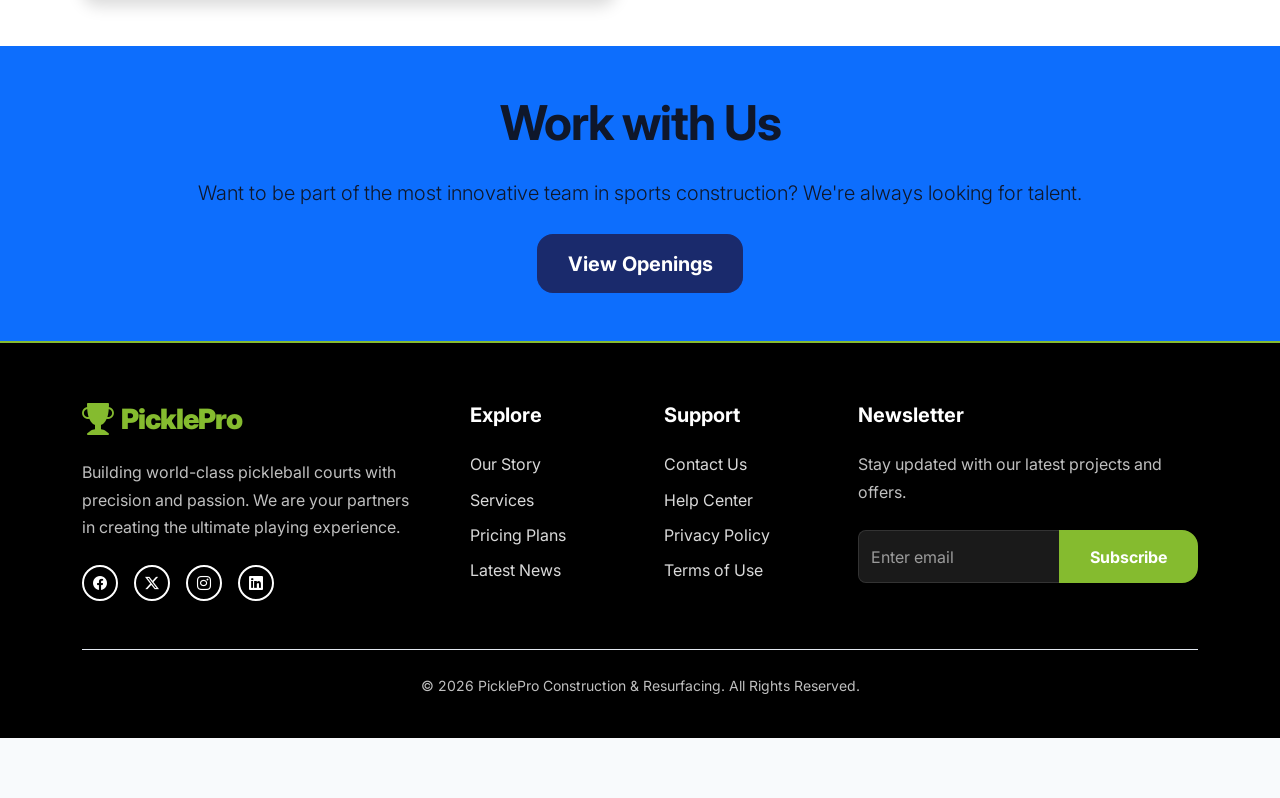
<file: about.html>
<!DOCTYPE html>
<html lang="en" dir="ltr" data-bs-theme="light">
<head>
    <meta charset="UTF-8">
    <meta name="viewport" content="width=device-width, initial-scale=1.0">
    <title>About Us | PicklePro</title>
    <!-- Favicon -->
    <link rel='icon' type='image/png' href='assets/images/favicon.png'>
    
    <!-- Bootstrap CSS -->
    <link href="https://cdn.jsdelivr.net/npm/bootstrap@5.3.3/dist/css/bootstrap.min.css" rel="stylesheet">
    <link rel="stylesheet" href="https://cdn.jsdelivr.net/npm/bootstrap-icons@1.11.3/font/bootstrap-icons.min.css">
    <link href="https://fonts.googleapis.com/css2?family=Inter:wght@400;600;700;800&display=swap" rel="stylesheet">
    <link rel="stylesheet" href="assets/css/style.css">
    <style>
        .about-hero {
            background: linear-gradient(rgba(0,0,0,0.6), rgba(0,0,0,0.6)), url('assets/images/service-4.png');
            background-size: cover;
            background-position: center;
            padding: 120px 0;
        }
        .about-card, .timeline-card {
            transition: all 0.3s ease;
            border: 1px solid rgba(0,0,0,0.1);
            background-color: var(--bs-body-bg);
        }
        .about-card:hover, .timeline-card:hover {
            transform: translateY(-8px);
            border-color: var(--primary-color) !important;
            box-shadow: 0 15px 30px rgba(0,0,0,0.1) !important;
            background-color: #ffffff !important;
        }
        [data-bs-theme="dark"] .about-card:hover, [data-bs-theme="dark"] .timeline-card:hover {
            background-color: #2b3035 !important;
        }
        .about-card:hover h5, .about-card:hover small,
        .timeline-card:hover h3, .timeline-card:hover h5, .timeline-card:hover p {
            color: #1a1a1a !important;
        }
        [data-bs-theme="dark"] .about-card:hover h5, [data-bs-theme="dark"] .about-card:hover small,
        [data-bs-theme="dark"] .timeline-card:hover h3, [data-bs-theme="dark"] .timeline-card:hover h5, [data-bs-theme="dark"] .timeline-card:hover p {
            color: #ffffff !important;
        }
        [data-bs-theme="dark"] .about-card, [data-bs-theme="dark"] .timeline-card {
            border-color: rgba(255,255,255,0.1);
        }
    </style>
</head>
<body>
    <!-- Header -->
    <!-- Header -->
    <header class="fixed-top">
        <nav class="navbar navbar-expand-lg">
            <div class="container">
                <a class="brand-identity" href="index.html">
                    <i class="bi bi-trophy-fill"></i>
                    <span>PicklePro</span>
                </a>
                
                <button class="navbar-toggler border-0 shadow-none" type="button" data-bs-toggle="offcanvas" data-bs-target="#offcanvasNavbar">
                    <i class="bi bi-list fs-1"></i>
                </button>

                <div class="offcanvas offcanvas-end" tabindex="-1" id="offcanvasNavbar">
                    <div class="offcanvas-header border-bottom">
                        <h5 class="offcanvas-title">
                            <a href="index.html" class="brand-identity">
                                <i class="bi bi-trophy-fill"></i>
                                <span>PicklePro</span>
                            </a>
                        </h5>
                        <button type="button" class="btn-close" data-bs-dismiss="offcanvas"></button>
                    </div>
                    <div class="offcanvas-body">
                        <ul class="navbar-nav mb-4">
                             <li class="nav-item"><a class="nav-link" href="index.html">Home 1</a></li>
                             <li class="nav-item"><a class="nav-link" href="home-2.html">Home 2</a></li>
                            <li class="nav-item"><a class="nav-link active" href="about.html">About</a></li>
                            <li class="nav-item"><a class="nav-link" href="services.html">Services</a></li>
                            <li class="nav-item"><a class="nav-link" href="pricing.html">Pricing</a></li>
                            <li class="nav-item"><a class="nav-link" href="blog.html">Blog</a></li>
                            <li class="nav-item"><a class="nav-link contact-link" href="contact.html">Contact</a></li>
                        </ul>
                        
                        <div class="offcanvas-footer mt-auto pt-4 border-top">
                            <div class="d-flex align-items-center gap-2">
                                <button class="btn btn-outline-dark rounded-circle rtl-toggle-mobile" style="width: 45px; height: 45px; display: flex; align-items: center; justify-content: center; padding: 0;">RTL</button>
                                <button class="btn btn-outline-dark rounded-circle theme-toggle-mobile" style="width: 45px; height: 45px; display: flex; align-items: center; justify-content: center; padding: 0;"><i class="bi bi-moon-fill"></i></button>
                                <a href="login.html" class="btn btn-primary flex-grow-1">Login</a>
                                <a href="register.html" class="btn btn-primary flex-grow-1">Sign Up</a>
                            </div>
                        </div>
                    </div>
                </div>

                <div class="collapse navbar-collapse" id="navbarNav">
                    <ul class="navbar-nav mx-auto">
                        <li class="nav-item"><a class="nav-link" href="index.html">Home 1</a></li>
                        <li class="nav-item"><a class="nav-link" href="home-2.html">Home 2</a></li>
                        <li class="nav-item"><a class="nav-link active" href="about.html">About</a></li>
                        <li class="nav-item"><a class="nav-link" href="services.html">Services</a></li>
                        <li class="nav-item"><a class="nav-link" href="pricing.html">Pricing</a></li>
                        <li class="nav-item"><a class="nav-link" href="blog.html">Blog</a></li>
                        <li class="nav-item"><a class="nav-link" href="contact.html">Contact</a></li>
                    </ul>
                </div>

                <div class="d-none d-lg-flex align-items-center gap-2">
                    <button class="btn" id="theme-toggle" title="Toggle Theme"><i class="bi bi-moon-fill fs-5"></i></button>
                    <button class="btn me-3" id="rtl-toggle" title="Toggle RTL">RTL</button>
                    <a href="login.html" class="btn btn-secondary rounded-pill px-4 me-2">Login</a>
                    <a href="register.html" class="btn btn-primary rounded-pill px-4">Sign Up</a>
                </div>
            </div>
        </nav>
    </header>

    <main>
        <!-- Page Header -->
        <section class="hero about-hero text-white">
            <div class="container text-center">
                <h1 class="display-3 fw-bold mb-3">About PicklePro</h1>
                <p class="lead mx-auto" style="max-width: 800px; opacity: 0.9; line-height: 1.8;">Leading the industry in sports facility innovation. We combine engineering excellence with a passion for pickleball to deliver tournament-grade courts for communities and homes nationwide.</p>
            </div>
        </section>

        <!-- About Section -->
        <section class="py-5">
            <div class="container">
                <div class="row align-items-center">
                    <div class="col-lg-6">
                        <img src="assets/images/about.png" class="img-fluid rounded-4 shadow" alt="Our Team">
                    </div>
                    <div class="col-lg-6 ps-lg-5">
                        <h2 class="mb-4">Building Excellence Since 2014</h2>
                        <p class="text-muted lead">PicklePro was founded by sports enthusiasts and civil engineers who saw the need for professional, high-quality pickleball courts.</p>
                        <p class="text-muted">What started as a small family business has grown into a nationwide leader in court construction and Resurfacing. We pride ourselves on using the best materials and latest technology to deliver surfaces that players love.</p>
                        <div class="row g-4 mt-2">
                            <div class="col-sm-6">
                                <div class="p-3 border rounded-4 about-card">
                                    <div class="d-flex align-items-center">
                                        <i class="bi bi-people-fill text-primary fs-3 me-3"></i>
                                        <div>
                                            <h5 class="mb-0">Expert Team</h5>
                                            <small class="text-muted">ASBA Certified</small>
                                        </div>
                                    </div>
                                </div>
                            </div>
                            <div class="col-sm-6">
                                <div class="p-3 border rounded-4 about-card">
                                    <div class="d-flex align-items-center">
                                        <i class="bi bi-gear-fill text-primary fs-3 me-3"></i>
                                        <div>
                                            <h5 class="mb-0">Best Tools</h5>
                                            <small class="text-muted">Modern Tech</small>
                                        </div>
                                    </div>
                                </div>
                            </div>
                        </div>
                    </div>
                </div>
            </div>
        </section>

        <!-- Vision/Mission -->
        <section class="bg-light py-5">
            <div class="container">
                <div class="row g-4">
                    <div class="col-md-4">
                        <div class="card h-100 p-4 border-0 hover-lift shadow-hover transition-base">
                            <h3 class="text-primary fw-bold">Our Mission</h3>
                            <p>To provide every player with a professional-grade surface that enhances their game and safety.</p>
                        </div>
                    </div>
                    <div class="col-md-4">
                        <div class="card h-100 p-4 border-0 hover-lift shadow-hover transition-base">
                            <h3 class="text-primary fw-bold">Our Vision</h3>
                            <p>To be the global benchmark for sports court innovation and community court development.</p>
                        </div>
                    </div>
                    <div class="col-md-4">
                        <div class="card h-100 p-4 border-0 hover-lift shadow-hover transition-base">
                            <h3 class="text-primary fw-bold">Our Values</h3>
                            <p>Integrity, Quality, and Community Focus in every project we undertake.</p>
                        </div>
                    </div>
                </div>
            </div>
        </section>
        <!-- Leadership Team (New Section 5) -->
        <section class="py-5 bg-white">
            <div class="container">
                <div class="text-center mb-5">
                    <h2 class="display-5 fw-bold">Our Leadership</h2>
                    <p class="text-muted">Meet the visionaries behind PicklePro.</p>
                </div>
                <div class="row g-4 justify-content-center">
                    <div class="col-md-5 col-lg-4">
                        <div class="card border-0 shadow-sm rounded-4 overflow-hidden text-center h-100 hover-lift shadow-hover transition-base">
                            <img src="assets/images/leader-1.png" class="card-img-top" style="height: 350px; object-fit: cover;" alt="CEO">
                            <div class="card-body">
                                <h5 class="mb-1">Marcus Thorne</h5>
                                <p class="text-primary small fw-bold text-uppercase">Founder & CEO</p>
                                <p class="small text-muted">A former pro player with a passion for architectural excellence in sports.</p>
                                <div class="d-flex justify-content-center gap-3 mt-3">
                                    <a href="#"><i class="bi bi-linkedin text-muted"></i></a>
                                    <a href="#"><i class="bi bi-twitter-x text-muted"></i></a>
                                </div>
                            </div>
                        </div>
                    </div>
                    <div class="col-md-5 col-lg-4">
                        <div class="card border-0 shadow-sm rounded-4 overflow-hidden text-center h-100 hover-lift shadow-hover transition-base">
                            <img src="assets/images/leader-2.png" class="card-img-top" style="height: 350px; object-fit: cover;" alt="Engineer">
                            <div class="card-body">
                                <h5 class="mb-1">Sarah Chen</h5>
                                <p class="text-primary small fw-bold text-uppercase">Chief Engineer</p>
                                <p class="small text-muted">Leading our material innovation and precision construction teams.</p>
                                <div class="d-flex justify-content-center gap-3 mt-3">
                                    <a href="#"><i class="bi bi-linkedin text-muted"></i></a>
                                    <a href="#"><i class="bi bi-instagram text-muted"></i></a>
                                </div>
                            </div>
                        </div>
                    </div>
                </div>
            </div>
        </section>

        <!-- Core Values Deep Dive (New Section 6) -->
        <section class="py-5 bg-secondary text-white">
            <div class="container">
                <div class="row g-4">
                    <div class="col-lg-4">
                        <div class="p-4 bg-white bg-opacity-10 rounded-4 border border-white border-opacity-10 h-100">
                            <h4 class="text-primary mb-3">Uncompromising Quality</h4>
                            <p class="small text-white opacity-75">We use the highest grade acrylics and pigments, ensuring every court is a masterpiece of performance.</p>
                        </div>
                    </div>
                    <div class="col-lg-4">
                        <div class="p-4 bg-white bg-opacity-10 rounded-4 border border-white border-opacity-10 h-100">
                            <h4 class="text-primary mb-3">Player Safety</h4>
                            <p class="small text-white opacity-75">Our cushioned systems are designed to reduce joint impact, allowing players to play longer and safer.</p>
                        </div>
                    </div>
                    <div class="col-lg-4">
                        <div class="p-4 bg-white bg-opacity-10 rounded-4 border border-white border-opacity-10 h-100">
                            <h4 class="text-primary mb-3">Innovation First</h4>
                            <p class="small text-white opacity-75">We are constantly researching new materials and application methods to stay ahead of the game.</p>
                        </div>
                    </div>
                </div>
            </div>
        </section>

        <!-- Global Reach (New Section 7) -->
        <section class="py-5 bg-white text-center">
            <div class="container">
                <h2 class="display-5 fw-bold mb-4">A Global Reputation</h2>
                <p class="text-muted mb-5 mx-auto" style="max-width: 700px;">From private estates in the Hamptons to municipal complexes in Phoenix, PicklePro is the name trusted by developers and players worldwide.</p>
                <div class="row g-4 opacity-50 grayscale align-items-center">
                    <div class="col-6 col-md-3"><h5>USA PICKLEBALL</h5></div>
                    <div class="col-6 col-md-3"><h5>ASBA MEMBER</h5></div>
                    <div class="col-6 col-md-3"><h5>GLOBAL SPORTS</h5></div>
                    <div class="col-6 col-md-3"><h5>WORLD COURT</h5></div>
                </div>
            </div>
        </section>

        <!-- Journey Timeline (New Section 1) -->
        <section class="py-5 bg-white">
            <div class="container">
                <div class="text-center mb-5">
                    <h2 class="fw-bold">Our Journey</h2>
                </div>
                <div class="row g-4">
                    <div class="col-md-4 text-center">
                        <div class="p-4 border rounded-4 timeline-card h-100">
                            <h3 class="text-primary fw-bold">2014</h3>
                            <h5>Foundation</h5>
                            <p class="small text-muted mb-0">PicklePro was born in a small garage with a big vision for sports surfaces.</p>
                        </div>
                    </div>
                    <div class="col-md-4 text-center">
                        <div class="p-4 border rounded-4 timeline-card h-100">
                            <h3 class="text-primary fw-bold">2019</h3>
                            <h5>Expansion</h5>
                            <p class="small text-muted mb-0">Opened our second facility and reached our 500th court construction.</p>
                        </div>
                    </div>
                    <div class="col-md-4 text-center">
                        <div class="p-4 border rounded-4 timeline-card h-100">
                            <h3 class="text-primary fw-bold">2026</h3>
                            <h5>Global Leader</h5>
                            <p class="small text-muted mb-0">Recognized as the industry benchmark for high-performance court systems.</p>
                        </div>
                    </div>
                </div>
            </div>
        </section>

        <!-- Certifications (New Section 2) -->
        <section class="py-5 bg-light">
            <div class="container">
                <div class="row align-items-center g-5">
                    <div class="col-lg-6">
                        <h2 class="display-5 fw-bold mb-4">Certified Excellence</h2>
                        <p class="text-muted mb-4">We hold every major certification in the sports construction industry. Our work is audited regularly to ensure it meets international standards for safety and performance.</p>
                        <div class="d-flex flex-wrap gap-4">
                            <div class="text-center">
                                <div class="rounded-circle overflow-hidden shadow-sm mx-auto mb-2" style="width: 60px; height: 60px;">
                                    <img src="assets/images/partner-6.png" class="w-100 h-100 object-fit-cover" alt="ASBA Certified">
                                </div>
                                <p class="small mt-1">ASBA Certified</p>
                            </div>
                            <div class="text-center">
                                <div class="rounded-circle overflow-hidden shadow-sm mx-auto mb-2" style="width: 60px; height: 60px;">
                                    <img src="assets/images/partner-2.png" class="w-100 h-100 object-fit-cover" alt="ISO 9001">
                                </div>
                                <p class="small mt-1">ISO 9001</p>
                            </div>
                            <div class="text-center">
                                <div class="rounded-circle overflow-hidden shadow-sm mx-auto mb-2" style="width: 60px; height: 60px;">
                                    <img src="assets/images/partner-1.png" class="w-100 h-100 object-fit-cover" alt="Quality Award">
                                </div>
                                <p class="small mt-1">Quality Award</p>
                            </div>
                        </div>
                    </div>
                    <div class="col-lg-6">
                        <img src="assets/images/service-8.png" class="img-fluid rounded-4 shadow" alt="Certification">
                    </div>
                </div>
            </div>
        </section>

        <!-- Community Impact (New Section 3) -->
        <section class="py-5 bg-white">
            <div class="container">
                <div class="row align-items-center g-5">
                    <div class="col-lg-6 order-lg-2">
                        <h2 class="display-5 fw-bold mb-4">Building Communities</h2>
                        <p class="text-muted mb-4">Beyond business, we are committed to growing the sport. We donate 5% of our profits to building public courts in underserved neighborhoods through our "Courts for All" initiative.</p>
                        <a href="blog.html" class="btn btn-secondary">Read Our Stories</a>
                    </div>
                    <div class="col-lg-6 order-lg-1">
                        <img src="assets/images/service-6.png" class="img-fluid rounded-4 shadow" alt="Community">
                    </div>
                </div>
            </div>
        </section>

        <!-- Careers (New Section 4) -->
        <section class="py-5 bg-primary text-dark text-center">
            <div class="container">
                <h2 class="display-5 fw-bold mb-4">Work with Us</h2>
                <p class="lead mb-4">Want to be part of the most innovative team in sports construction? We're always looking for talent.</p>
                <a href="contact.html" class="btn btn-secondary btn-lg">View Openings</a>
            </div>
        </section>
    </main>

    <!-- Footer -->
    <footer>
        <div class="container">
            <div class="row g-5">
                <div class="col-lg-4">
                    <a class="brand-identity mb-4" href="index.html">
                        <i class="bi bi-trophy-fill"></i>
                        <span>PicklePro</span>
                    </a>
                    <p class="text-white opacity-75 mb-4">Building world-class pickleball courts with precision and passion. We are your partners in creating the ultimate playing experience.</p>
                    <div class="d-flex gap-3">
                        <a href="#" class="btn btn-outline-light btn-sm rounded-circle p-2" style="width: 36px; height: 36px; display: flex; align-items: center; justify-content: center;"><i class="bi bi-facebook"></i></a>
                        <a href="#" class="btn btn-outline-light btn-sm rounded-circle p-2" style="width: 36px; height: 36px; display: flex; align-items: center; justify-content: center;"><i class="bi bi-twitter-x"></i></a>
                        <a href="#" class="btn btn-outline-light btn-sm rounded-circle p-2" style="width: 36px; height: 36px; display: flex; align-items: center; justify-content: center;"><i class="bi bi-instagram"></i></a>
                        <a href="#" class="btn btn-outline-light btn-sm rounded-circle p-2" style="width: 36px; height: 36px; display: flex; align-items: center; justify-content: center;"><i class="bi bi-linkedin"></i></a>
                    </div>
                </div>
                <div class="col-lg-2 col-md-4">
                    <h5 class="text-white fw-bold mb-4">Explore</h5>
                    <ul class="list-unstyled footer-links">
                        <li class="mb-2"><a href="about.html">Our Story</a></li>
                        <li class="mb-2"><a href="services.html">Services</a></li>
                        <li class="mb-2"><a href="pricing.html">Pricing Plans</a></li>
                        <li class="mb-2"><a href="blog.html">Latest News</a></li>
                    </ul>
                </div>
                <div class="col-lg-2 col-md-4">
                    <h5 class="text-white fw-bold mb-4">Support</h5>
                    <ul class="list-unstyled footer-links">
                        <li class="mb-2"><a href="contact.html">Contact Us</a></li>
                        <li class="mb-2"><a href="#">Help Center</a></li>
                        <li class="mb-2"><a href="#">Privacy Policy</a></li>
                        <li class="mb-2"><a href="#">Terms of Use</a></li>
                    </ul>
                </div>
                <div class="col-lg-4 col-md-4">
                    <h5 class="text-white fw-bold mb-4">Newsletter</h5>
                    <p class="text-white opacity-75 mb-4">Stay updated with our latest projects and offers.</p>
                    <form>
                        <div class="input-group">
                            <input type="email" class="form-control border-0 text-white" placeholder="Enter email" style="padding: 12px;">
                            <button class="btn btn-primary" type="button">Subscribe</button>
                        </div>
                    </form>
                </div>
            </div>
            <div class="border-top border-white border-opacity-10 mt-5 pt-4 text-center">
                <p class="text-white opacity-75 small mb-0">&copy; 2026 PicklePro Construction & Resurfacing. All Rights Reserved.</p>
            </div>
        </div>
    </footer>

    <a href="#" id="back-to-top" class="btn btn-primary rounded-circle p-3 shadow"><i class="bi bi-arrow-up"></i></a>
    <script src="https://cdn.jsdelivr.net/npm/bootstrap@5.3.3/dist/js/bootstrap.bundle.min.js"></script>
    <script src="assets/js/main.js"></script>
</body>
</html>
</file>
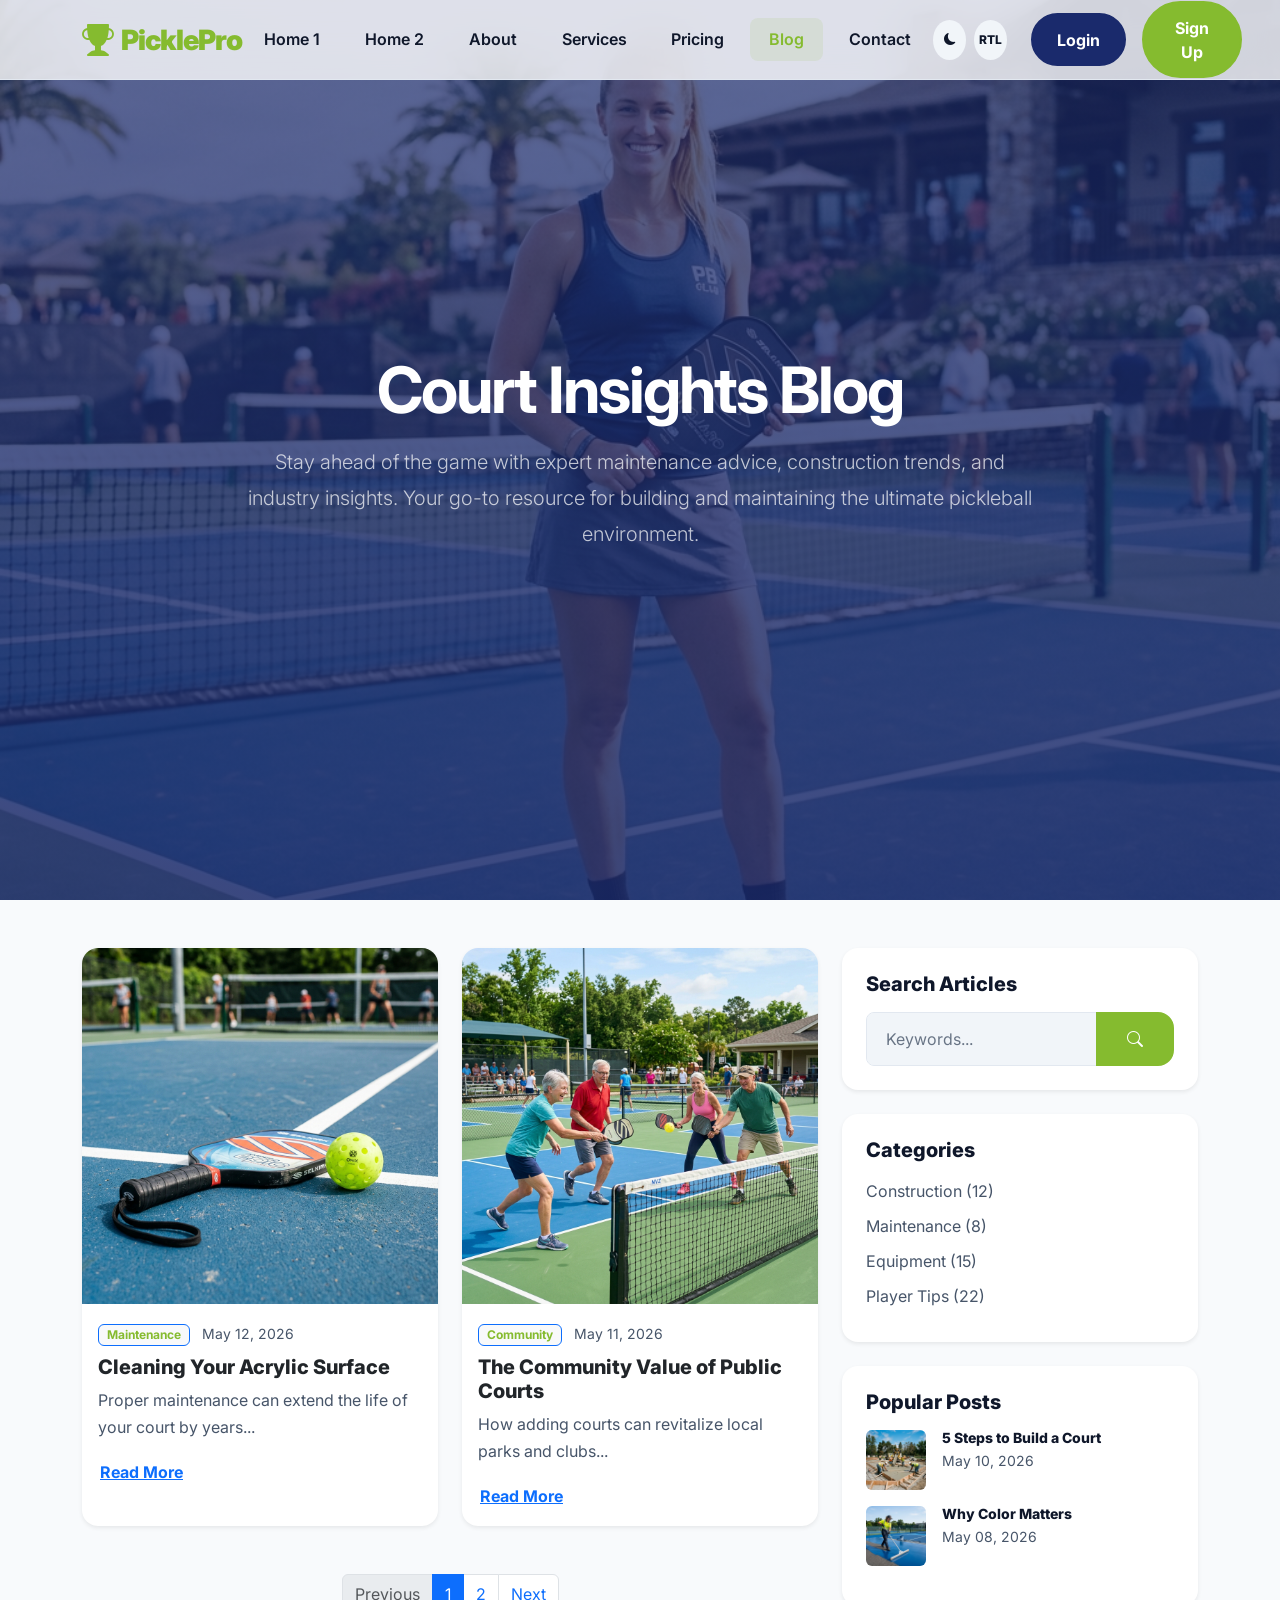
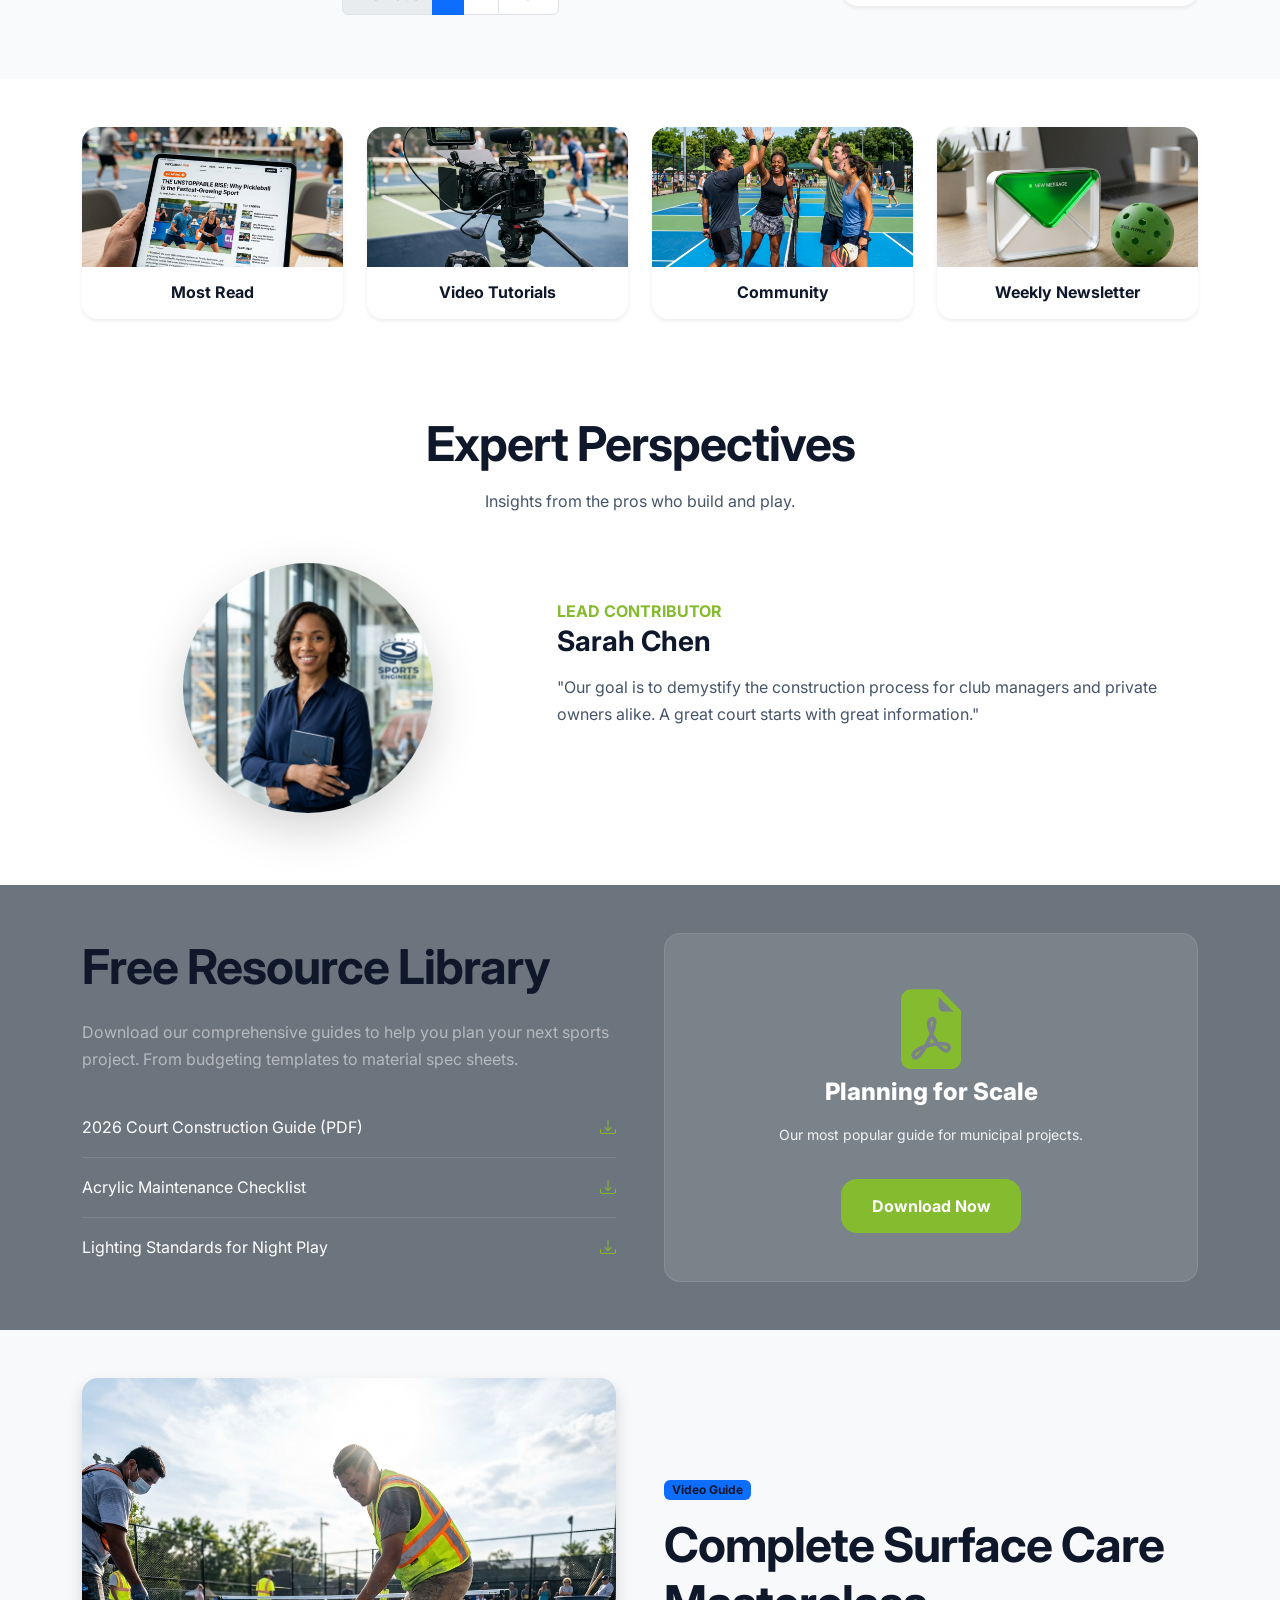
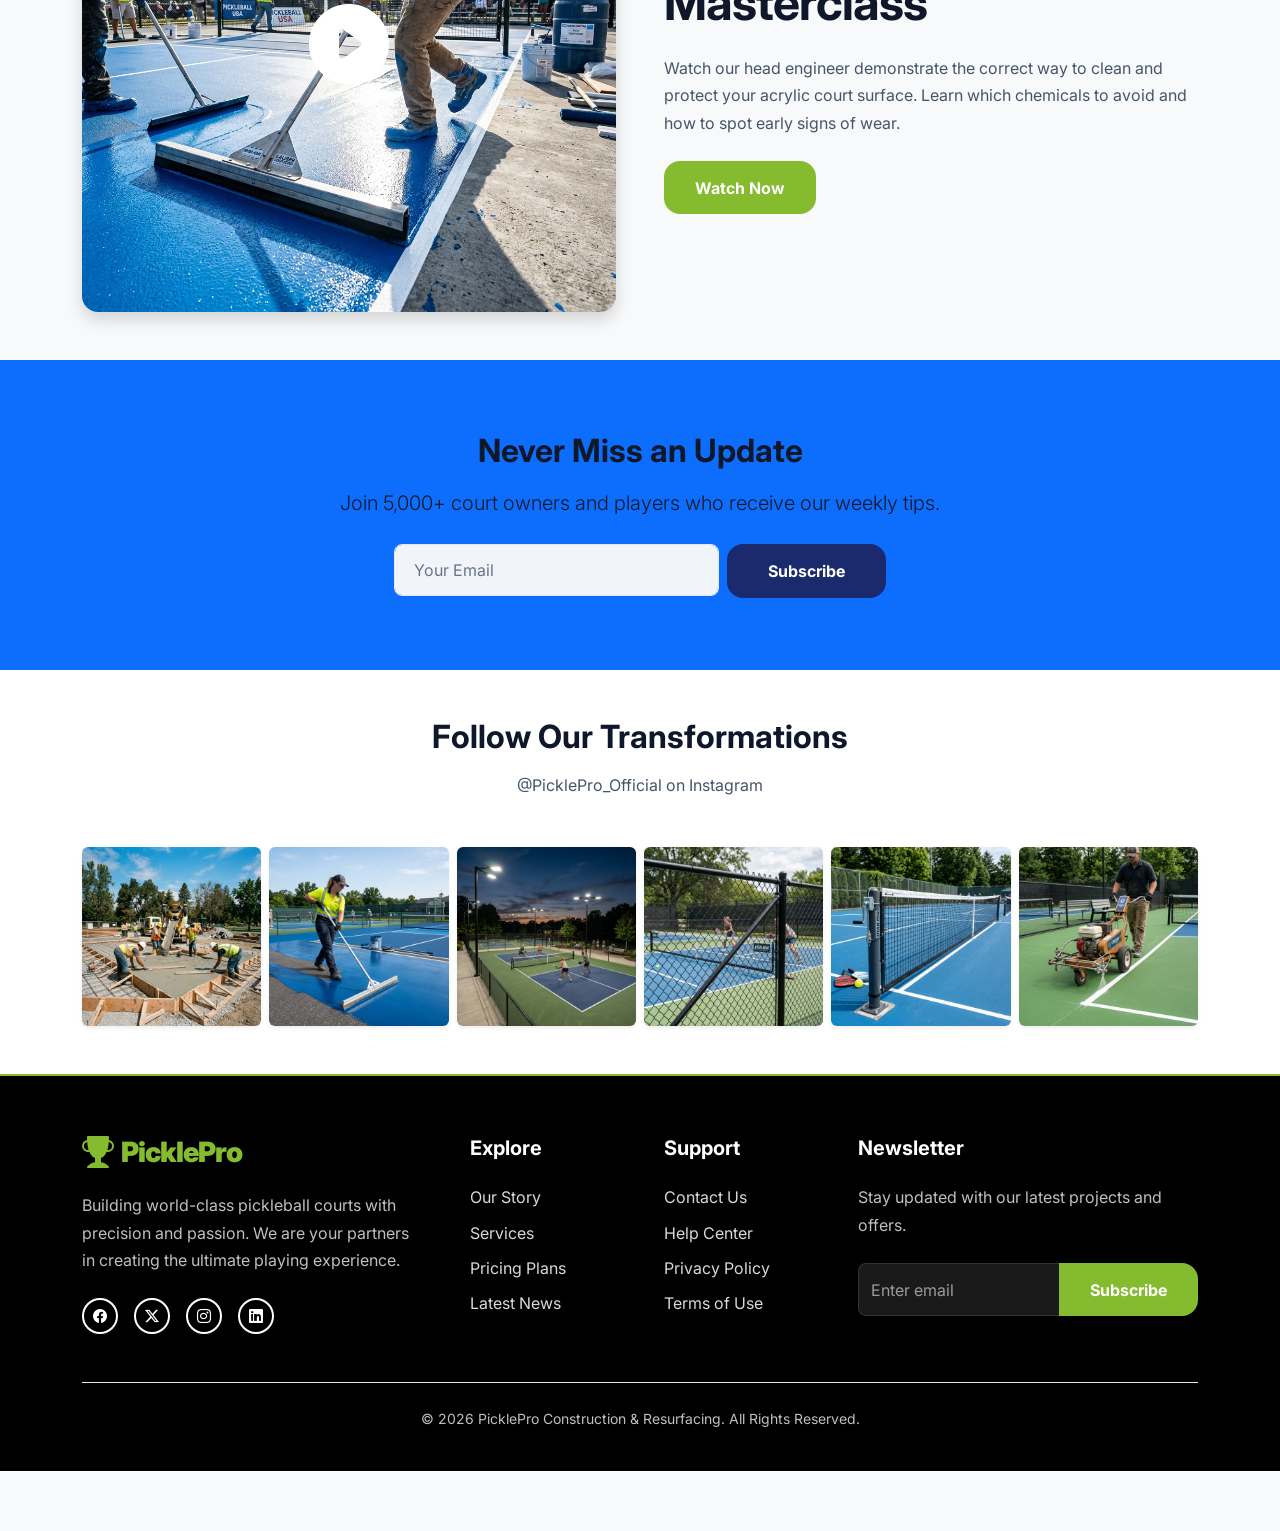
<file: blog.html>
<!DOCTYPE html>
<html lang="en" dir="ltr" data-bs-theme="light">
<head>
    <meta charset="UTF-8">
    <meta name="viewport" content="width=device-width, initial-scale=1.0">
    <title>Blog | PicklePro</title>
    <!-- Favicon -->
    <link rel='icon' type='image/png' href='assets/images/favicon.png'>
    <link rel='apple-touch-icon' href='assets/images/favicon.png'>
    
    <!-- Bootstrap CSS -->
    <link href="https://cdn.jsdelivr.net/npm/bootstrap@5.3.3/dist/css/bootstrap.min.css" rel="stylesheet">
    <link rel="stylesheet" href="https://cdn.jsdelivr.net/npm/bootstrap-icons@1.11.3/font/bootstrap-icons.min.css">
    <link href="https://fonts.googleapis.com/css2?family=Inter:wght@400;600;700;800&display=swap" rel="stylesheet">
    <link rel="stylesheet" href="assets/css/style.css">
</head>
<body>
    <!-- Header -->
    <!-- Header -->
    <header class="fixed-top">
        <nav class="navbar navbar-expand-lg">
            <div class="container">
                <a class="brand-identity" href="index.html">
                    <i class="bi bi-trophy-fill"></i>
                    <span>PicklePro</span>
                </a>
                
                <button class="navbar-toggler border-0 shadow-none" type="button" data-bs-toggle="offcanvas" data-bs-target="#offcanvasNavbar">
                    <i class="bi bi-list fs-1"></i>
                </button>

                <div class="offcanvas offcanvas-end" tabindex="-1" id="offcanvasNavbar">
                    <div class="offcanvas-header border-bottom">
                        <h5 class="offcanvas-title">
                            <a href="index.html" class="brand-identity">
                                <i class="bi bi-trophy-fill"></i>
                                <span>PicklePro</span>
                            </a>
                        </h5>
                        <button type="button" class="btn-close" data-bs-dismiss="offcanvas"></button>
                    </div>
                    <div class="offcanvas-body">
                        <ul class="navbar-nav mb-4">
                             <li class="nav-item"><a class="nav-link" href="index.html">Home 1</a></li>
                             <li class="nav-item"><a class="nav-link" href="home-2.html">Home 2</a></li>
                            <li class="nav-item"><a class="nav-link" href="about.html">About</a></li>
                            <li class="nav-item"><a class="nav-link" href="services.html">Services</a></li>
                            <li class="nav-item"><a class="nav-link" href="pricing.html">Pricing</a></li>
                            <li class="nav-item"><a class="nav-link active" href="blog.html">Blog</a></li>
                            <li class="nav-item"><a class="nav-link contact-link" href="contact.html">Contact</a></li>
                        </ul>
                        
                        <div class="offcanvas-footer mt-auto pt-4 border-top">
                            <div class="d-flex align-items-center gap-2">
                                <button class="btn btn-outline-dark rounded-circle rtl-toggle-mobile" style="width: 45px; height: 45px; display: flex; align-items: center; justify-content: center; padding: 0;">RTL</button>
                                <button class="btn btn-outline-dark rounded-circle theme-toggle-mobile" style="width: 45px; height: 45px; display: flex; align-items: center; justify-content: center; padding: 0;"><i class="bi bi-moon-fill"></i></button>
                                <a href="login.html" class="btn btn-primary flex-grow-1">Login</a>
                                <a href="register.html" class="btn btn-primary flex-grow-1">Sign Up</a>
                            </div>
                        </div>
                    </div>
                </div>

                <div class="collapse navbar-collapse" id="navbarNav">
                    <ul class="navbar-nav mx-auto">
                        <li class="nav-item"><a class="nav-link" href="index.html">Home 1</a></li>
                        <li class="nav-item"><a class="nav-link" href="home-2.html">Home 2</a></li>
                        <li class="nav-item"><a class="nav-link" href="about.html">About</a></li>
                        <li class="nav-item"><a class="nav-link" href="services.html">Services</a></li>
                        <li class="nav-item"><a class="nav-link" href="pricing.html">Pricing</a></li>
                        <li class="nav-item"><a class="nav-link active" href="blog.html">Blog</a></li>
                        <li class="nav-item"><a class="nav-link" href="contact.html">Contact</a></li>
                    </ul>
                </div>

                <div class="d-none d-lg-flex align-items-center gap-2">
                    <button class="btn" id="theme-toggle" title="Toggle Theme"><i class="bi bi-moon-fill fs-5"></i></button>
                    <button class="btn me-3" id="rtl-toggle" title="Toggle RTL">RTL</button>
                    <a href="login.html" class="btn btn-secondary rounded-pill px-4 me-2">Login</a>
                    <a href="register.html" class="btn btn-primary rounded-pill px-4">Sign Up</a>
                </div>
            </div>
        </nav>
    </header>

    <main>
        <!-- Page Header -->
        <section class="hero blog-hero text-white">
            <div class="container text-center">
                <h1 class="display-3 fw-bold mb-3">Court Insights Blog</h1>
                <p class="lead mx-auto" style="max-width: 800px; opacity: 0.9; line-height: 1.8;">Stay ahead of the game with expert maintenance advice, construction trends, and industry insights. Your go-to resource for building and maintaining the ultimate pickleball environment.</p>
            </div>
        </section>

        <!-- Blog Section -->
        <section class="py-5">
            <div class="container">
                <div class="row g-4">
                    <!-- Sidebar (Filters & Search) -->
                    <div class="col-lg-4 order-lg-2">
                        <div class="card p-4 border-0 shadow-sm mb-4">
                            <h5>Search Articles</h5>
                            <div class="input-group">
                                <input type="text" class="form-control" placeholder="Keywords...">
                                <button class="btn btn-primary"><i class="bi bi-search"></i></button>
                            </div>
                        </div>
                        <div class="card p-4 border-0 shadow-sm mb-4">
                            <h5>Categories</h5>
                            <ul class="list-unstyled mb-0">
                                <li class="mb-2"><a href="#" class="text-decoration-none text-muted">Construction (12)</a></li>
                                <li class="mb-2"><a href="#" class="text-decoration-none text-muted">Maintenance (8)</a></li>
                                <li class="mb-2"><a href="#" class="text-decoration-none text-muted">Equipment (15)</a></li>
                                <li class="mb-2"><a href="#" class="text-decoration-none text-muted">Player Tips (22)</a></li>
                            </ul>
                        </div>
                        <div class="card p-4 border-0 shadow-sm">
                            <h5>Popular Posts</h5>
                            <div class="d-flex mb-3">
                                <img src="assets/images/service-1.png" class="rounded" style="width: 60px; height: 60px; object-fit: cover;" alt="Post">
                                <div class="ms-3">
                                    <h6 class="mb-0 small"><a href="blog-details.html" class="text-decoration-none text-dark">5 Steps to Build a Court</a></h6>
                                    <small class="text-muted">May 10, 2026</small>
                                </div>
                            </div>
                            <div class="d-flex mb-3">
                                <img src="assets/images/service-2.png" class="rounded" style="width: 60px; height: 60px; object-fit: cover;" alt="Post">
                                <div class="ms-3">
                                    <h6 class="mb-0 small"><a href="blog-details.html" class="text-decoration-none text-dark">Why Color Matters</a></h6>
                                    <small class="text-muted">May 08, 2026</small>
                                </div>
                            </div>
                        </div>
                    </div>

                    <!-- Blog Feed -->
                    <div class="col-lg-8 order-lg-1">
                        <div class="row g-4">
                            <div class="col-md-6">
                                <div class="card h-100 border-0 shadow-sm overflow-hidden">
                                    <img src="assets/images/blog-1.png" class="card-img-top" alt="Blog">
                                    <div class="card-body">
                                        <div class="mb-2">
                                            <span class="badge bg-light text-primary border border-primary">Maintenance</span>
                                            <small class="text-muted ms-2">May 12, 2026</small>
                                        </div>
                                        <h5 class="card-title">Cleaning Your Acrylic Surface</h5>
                                        <p class="card-text text-muted">Proper maintenance can extend the life of your court by years...</p>
                                        <a href="blog-details.html" class="btn btn-link p-0 fw-bold">Read More</a>
                                    </div>
                                </div>
                            </div>
                            <div class="col-md-6">
                                <div class="card h-100 border-0 shadow-sm overflow-hidden">
                                    <img src="assets/images/blog-2.png" class="card-img-top" alt="Blog">
                                    <div class="card-body">
                                        <div class="mb-2">
                                            <span class="badge bg-light text-primary border border-primary">Community</span>
                                            <small class="text-muted ms-2">May 11, 2026</small>
                                        </div>
                                        <h5 class="card-title">The Community Value of Public Courts</h5>
                                        <p class="card-text text-muted">How adding courts can revitalize local parks and clubs...</p>
                                        <a href="blog-details.html" class="btn btn-link p-0 fw-bold">Read More</a>
                                    </div>
                                </div>
                            </div>

                        </div>
                        <!-- Pagination -->
                        <nav class="mt-5">
                            <ul class="pagination justify-content-center">
                                <li class="page-item disabled"><a class="page-link" href="#">Previous</a></li>
                                <li class="page-item active"><a class="page-link" href="#">1</a></li>
                                <li class="page-item"><a class="page-link" href="#">2</a></li>
                                <li class="page-item"><a class="page-link" href="#">Next</a></li>
                            </ul>
                        </nav>
                    </div>
                </div>
            </div>
        </section>
        <!-- Trending Topics (New Section 1) -->
        <section class="py-5 bg-white">
            <div class="container">
                <div class="row g-4 text-center">
                    <div class="col-6 col-lg-3">
                        <div class="p-0 border-0 shadow-sm rounded-4 hover-card bg-white h-100 overflow-hidden">
                            <div style="height: 140px; overflow: hidden;">
                                <img src="assets/images/category-trending.png" class="w-100 h-100 object-fit-cover" alt="Most Read">
                            </div>
                            <div class="p-3">
                                <h6 class="fw-bold mb-0">Most Read</h6>
                            </div>
                        </div>
                    </div>
                    <div class="col-6 col-lg-3">
                        <div class="p-0 border-0 shadow-sm rounded-4 hover-card bg-white h-100 overflow-hidden">
                            <div style="height: 140px; overflow: hidden;">
                                <img src="assets/images/category-video.png" class="w-100 h-100 object-fit-cover" alt="Video Tutorials">
                            </div>
                            <div class="p-3">
                                <h6 class="fw-bold mb-0">Video Tutorials</h6>
                            </div>
                        </div>
                    </div>
                    <div class="col-6 col-lg-3">
                        <div class="p-0 border-0 shadow-sm rounded-4 hover-card bg-white h-100 overflow-hidden">
                            <div style="height: 140px; overflow: hidden;">
                                <img src="assets/images/category-community.png" class="w-100 h-100 object-fit-cover" alt="Community">
                            </div>
                            <div class="p-3">
                                <h6 class="fw-bold mb-0">Community</h6>
                            </div>
                        </div>
                    </div>
                    <div class="col-6 col-lg-3">
                        <div class="p-0 border-0 shadow-sm rounded-4 hover-card bg-white h-100 overflow-hidden">
                            <div style="height: 140px; overflow: hidden;">
                                <img src="assets/images/category-newsletter.png" class="w-100 h-100 object-fit-cover" alt="Weekly Newsletter">
                            </div>
                            <div class="p-3">
                                <h6 class="fw-bold mb-0">Weekly Newsletter</h6>
                            </div>
                        </div>
                    </div>
                </div>
            </div>
        </section>

        <!-- Author Spotlight (New Section 5) -->
        <section class="py-5 bg-white">
            <div class="container">
                <div class="text-center mb-5">
                    <h2 class="display-5 fw-bold">Expert Perspectives</h2>
                    <p class="text-muted">Insights from the pros who build and play.</p>
                </div>
                <div class="row g-4 align-items-center">
                    <div class="col-lg-5">
                        <img src="assets/images/leader-2.png" class="img-fluid rounded-circle shadow-lg mx-auto d-block mb-4" style="width: 250px; height: 250px; object-fit: cover;" alt="Author">
                    </div>
                    <div class="col-lg-7">
                        <span class="text-primary fw-bold text-uppercase">Lead Contributor</span>
                        <h3 class="fw-bold mb-3">Sarah Chen</h3>
                        <p class="text-muted mb-4">"Our goal is to demystify the construction process for club managers and private owners alike. A great court starts with great information."</p>
                        <div class="d-flex gap-3">
                            <a href="#" class="btn btn-outline-light btn-sm rounded-pill px-4">View All Posts</a>
                            <a href="#" class="btn btn-outline-light btn-sm rounded-pill px-4">Follow on LinkedIn</a>
                        </div>
                    </div>
                </div>
            </div>
        </section>

        <!-- Downloadable Resources (New Section 6) -->
        <section class="py-5 bg-secondary text-white">
            <div class="container">
                <div class="row align-items-center g-5">
                    <div class="col-lg-6">
                        <h2 class="display-5 fw-bold mb-4">Free Resource Library</h2>
                        <p class="text-white-50 mb-4">Download our comprehensive guides to help you plan your next sports project. From budgeting templates to material spec sheets.</p>
                        <div class="list-group list-group-flush bg-transparent border-0">
                            <a href="#" class="list-group-item bg-transparent text-white border-white border-opacity-10 py-3 px-0 d-flex justify-content-between align-items-center">
                                <span>2026 Court Construction Guide (PDF)</span>
                                <i class="bi bi-download text-primary"></i>
                            </a>
                            <a href="#" class="list-group-item bg-transparent text-white border-white border-opacity-10 py-3 px-0 d-flex justify-content-between align-items-center">
                                <span>Acrylic Maintenance Checklist</span>
                                <i class="bi bi-download text-primary"></i>
                            </a>
                            <a href="#" class="list-group-item bg-transparent text-white border-white border-opacity-10 py-3 px-0 d-flex justify-content-between align-items-center">
                                <span>Lighting Standards for Night Play</span>
                                <i class="bi bi-download text-primary"></i>
                            </a>
                        </div>
                    </div>
                    <div class="col-lg-6">
                        <div class="bg-white bg-opacity-10 p-5 rounded-4 text-center border border-white border-opacity-10">
                            <i class="bi bi-file-earmark-pdf-fill text-primary display-1 mb-4"></i>
                            <h4>Planning for Scale</h4>
                            <p class="small text-white-50">Our most popular guide for municipal projects.</p>
                            <button class="btn btn-primary mt-3">Download Now</button>
                        </div>
                    </div>
                </div>
            </div>
        </section>

        <!-- Video Post (New Section 2) -->
        <section class="py-5 bg-light">
            <div class="container">
                <div class="row align-items-center g-5">
                    <div class="col-lg-6">
                        <div class="position-relative">
                            <img src="assets/images/process.png" class="img-fluid rounded-4 shadow" alt="Video">
                            <a href="#" class="position-absolute top-50 start-50 translate-middle text-white display-1"><i class="bi bi-play-circle-fill"></i></a>
                        </div>
                    </div>
                    <div class="col-lg-6">
                        <span class="badge bg-primary text-dark mb-3">Video Guide</span>
                        <h2 class="display-5 fw-bold mb-4">Complete Surface Care Masterclass</h2>
                        <p class="text-muted mb-4">Watch our head engineer demonstrate the correct way to clean and protect your acrylic court surface. Learn which chemicals to avoid and how to spot early signs of wear.</p>
                        <a href="#" class="btn btn-primary">Watch Now</a>
                    </div>
                </div>
            </div>
        </section>

        <!-- In-Page Newsletter (New Section 3) -->
        <section class="py-5 bg-primary text-dark">
            <div class="container text-center py-4">
                <h2 class="fw-bold mb-3">Never Miss an Update</h2>
                <p class="lead mb-4">Join 5,000+ court owners and players who receive our weekly tips.</p>
                <form class="row g-2 justify-content-center mx-auto" style="max-width: 500px;">
                    <div class="col-8">
                        <input type="email" class="form-control" placeholder="Your Email">
                    </div>
                    <div class="col-4">
                        <button type="submit" class="btn btn-secondary w-100">Subscribe</button>
                    </div>
                </form>
            </div>
        </section>

        <!-- Instagram Gallery (New Section 4) -->
        <section class="py-5 bg-white">
            <div class="container">
                <div class="text-center mb-5">
                    <h2 class="fw-bold">Follow Our Transformations</h2>
                    <p class="text-muted">@PicklePro_Official on Instagram</p>
                </div>
                <div class="row g-2">
                    <div class="col-4 col-md-2"><img src="assets/images/service-1.png" class="img-fluid rounded shadow-sm" alt="Insta"></div>
                    <div class="col-4 col-md-2"><img src="assets/images/service-2.png" class="img-fluid rounded shadow-sm" alt="Insta"></div>
                    <div class="col-4 col-md-2"><img src="assets/images/service-3.png" class="img-fluid rounded shadow-sm" alt="Insta"></div>
                    <div class="col-4 col-md-2"><img src="assets/images/service-4.png" class="img-fluid rounded shadow-sm" alt="Insta"></div>
                    <div class="col-4 col-md-2"><img src="assets/images/service-5.png" class="img-fluid rounded shadow-sm" alt="Insta"></div>
                    <div class="col-4 col-md-2"><img src="assets/images/service-6.png" class="img-fluid rounded shadow-sm" alt="Insta"></div>
                </div>
            </div>
        </section>
    </main>

    <!-- Footer -->
    <footer>
        <div class="container">
            <div class="row g-5">
                <div class="col-lg-4">
                    <a class="brand-identity mb-4" href="index.html">
                        <i class="bi bi-trophy-fill"></i>
                        <span>PicklePro</span>
                    </a>
                    <p class="text-white opacity-75 mb-4">Building world-class pickleball courts with precision and passion. We are your partners in creating the ultimate playing experience.</p>
                    <div class="d-flex gap-3">
                        <a href="#" class="btn btn-outline-light btn-sm rounded-circle p-2" style="width: 36px; height: 36px; display: flex; align-items: center; justify-content: center;"><i class="bi bi-facebook"></i></a>
                        <a href="#" class="btn btn-outline-light btn-sm rounded-circle p-2" style="width: 36px; height: 36px; display: flex; align-items: center; justify-content: center;"><i class="bi bi-twitter-x"></i></a>
                        <a href="#" class="btn btn-outline-light btn-sm rounded-circle p-2" style="width: 36px; height: 36px; display: flex; align-items: center; justify-content: center;"><i class="bi bi-instagram"></i></a>
                        <a href="#" class="btn btn-outline-light btn-sm rounded-circle p-2" style="width: 36px; height: 36px; display: flex; align-items: center; justify-content: center;"><i class="bi bi-linkedin"></i></a>
                    </div>
                </div>
                <div class="col-lg-2 col-md-4">
                    <h5 class="text-white fw-bold mb-4">Explore</h5>
                    <ul class="list-unstyled footer-links">
                        <li class="mb-2"><a href="about.html">Our Story</a></li>
                        <li class="mb-2"><a href="services.html">Services</a></li>
                        <li class="mb-2"><a href="pricing.html">Pricing Plans</a></li>
                        <li class="mb-2"><a href="blog.html">Latest News</a></li>
                    </ul>
                </div>
                <div class="col-lg-2 col-md-4">
                    <h5 class="text-white fw-bold mb-4">Support</h5>
                    <ul class="list-unstyled footer-links">
                        <li class="mb-2"><a href="contact.html">Contact Us</a></li>
                        <li class="mb-2"><a href="#">Help Center</a></li>
                        <li class="mb-2"><a href="#">Privacy Policy</a></li>
                        <li class="mb-2"><a href="#">Terms of Use</a></li>
                    </ul>
                </div>
                <div class="col-lg-4 col-md-4">
                    <h5 class="text-white fw-bold mb-4">Newsletter</h5>
                    <p class="text-white opacity-75 mb-4">Stay updated with our latest projects and offers.</p>
                    <form>
                        <div class="input-group">
                            <input type="email" class="form-control border-0 text-white" placeholder="Enter email" style="padding: 12px;">
                            <button class="btn btn-primary" type="button">Subscribe</button>
                        </div>
                    </form>
                </div>
            </div>
            <div class="border-top border-white border-opacity-10 mt-5 pt-4 text-center">
                <p class="text-white opacity-75 small mb-0">&copy; 2026 PicklePro Construction & Resurfacing. All Rights Reserved.</p>
            </div>
        </div>
    </footer>
    <a href="#" id="back-to-top" class="btn btn-primary rounded-circle p-3 shadow"><i class="bi bi-arrow-up"></i></a>
    <script src="https://cdn.jsdelivr.net/npm/bootstrap@5.3.3/dist/js/bootstrap.bundle.min.js"></script>
    <script src="assets/js/main.js"></script>
</body>
</html>
</file>
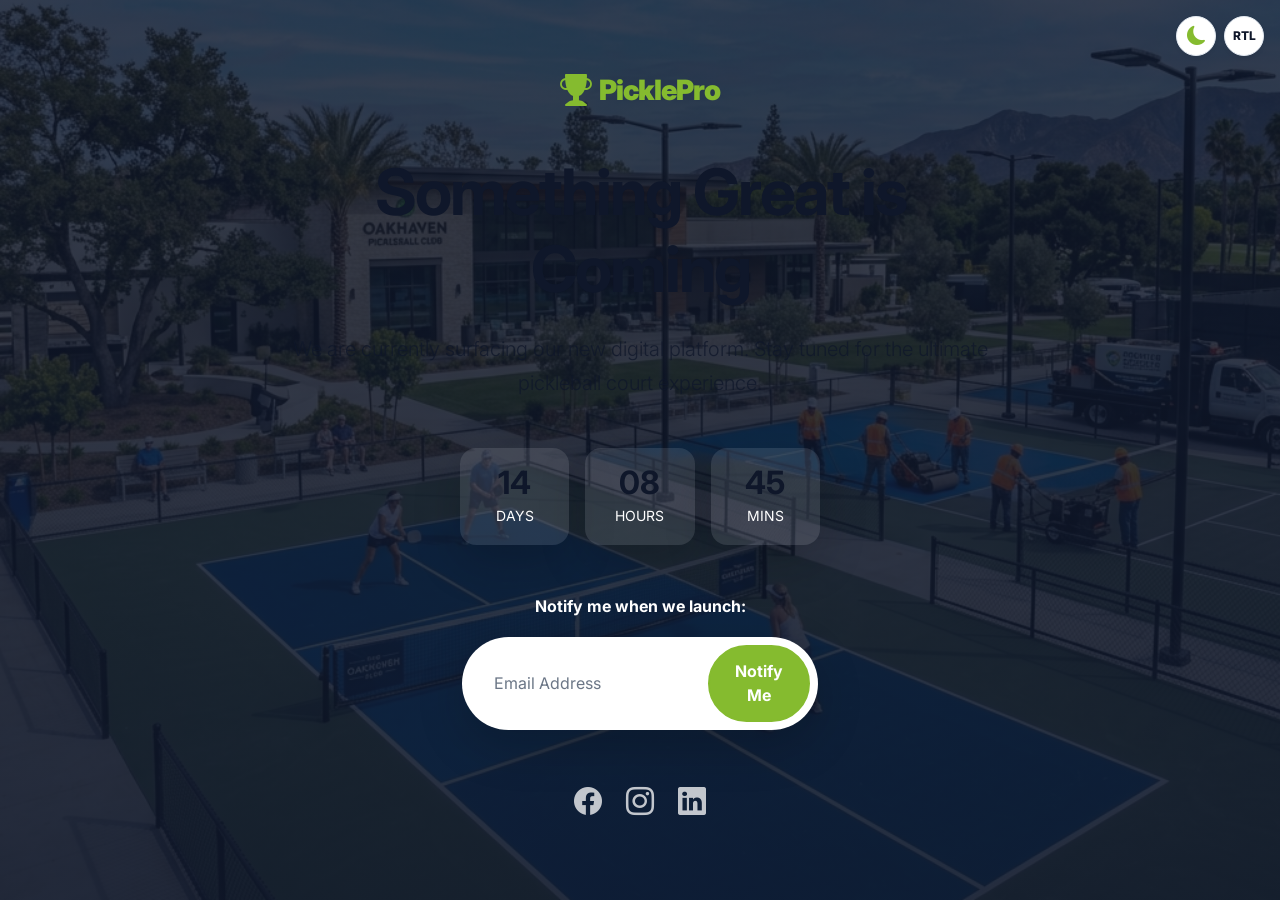
<file: coming-soon.html>
<!DOCTYPE html>
<html lang="en" dir="ltr" data-bs-theme="light">
<head>
    <meta charset="UTF-8">
    <meta name="viewport" content="width=device-width, initial-scale=1.0">
    <title>Coming Soon | PicklePro</title>
    <!-- Favicon -->
    <link rel='icon' type='image/png' href='assets/images/favicon.png'>
    <link rel='apple-touch-icon' href='assets/images/favicon.png'>
    
    <!-- Bootstrap CSS -->
    <link href="https://cdn.jsdelivr.net/npm/bootstrap@5.3.3/dist/css/bootstrap.min.css" rel="stylesheet">
    <link rel="stylesheet" href="https://cdn.jsdelivr.net/npm/bootstrap-icons@1.11.3/font/bootstrap-icons.min.css">
    <link href="https://fonts.googleapis.com/css2?family=Inter:wght@400;600;700;800&display=swap" rel="stylesheet">
    <link rel="stylesheet" href="assets/css/style.css">
    <style>
        .coming-soon-bg {
            background: linear-gradient(rgba(15, 23, 42, 0.8), rgba(15, 23, 42, 0.9)), url('assets/images/hero-bg.png');
            background-size: cover;
            background-position: center;
            color: #fff;
        }
    </style>
</head>
<body>
    
    <!-- Controls -->
    <div class="position-fixed top-0 end-0 p-3 d-flex align-items-center" style="z-index: 1050;">
        <button class="mobile-control-btn theme-toggle-mobile me-2" id="theme-toggle">
            <i class="bi bi-moon-fill"></i>
        </button>
        <button class="mobile-control-btn rtl-toggle-mobile" id="rtl-toggle">
            RTL
        </button>
    </div>

    <div class="coming-soon-bg min-vh-100 d-flex align-items-center">
        <div class="container text-center">
            <div class="row justify-content-center">
                <div class="col-lg-8">
                    <a href="index.html" class="brand-identity mb-5">
                        <i class="bi bi-trophy-fill"></i>
                        <span>PicklePro</span>
                    </a>
                    <h1 class="display-3 fw-bold mb-4">Something Great is Coming</h1>
                    <p class="lead mb-5 opacity-75">We are currently surfacing our new digital platform. Stay tuned for the ultimate pickleball court experience.</p>
                    
                    <div class="row g-3 justify-content-center mb-5">
                        <div class="col-3 col-md-2">
                            <div class="bg-white bg-opacity-10 p-3 rounded-4 shadow-lg">
                                <h2 class="mb-0 fw-bold">14</h2>
                                <small class="text-uppercase letter-spacing-1">Days</small>
                            </div>
                        </div>
                        <div class="col-3 col-md-2">
                            <div class="bg-white bg-opacity-10 p-3 rounded-4 shadow-lg">
                                <h2 class="mb-0 fw-bold">08</h2>
                                <small class="text-uppercase letter-spacing-1">Hours</small>
                            </div>
                        </div>
                        <div class="col-3 col-md-2">
                            <div class="bg-white bg-opacity-10 p-3 rounded-4 shadow-lg">
                                <h2 class="mb-0 fw-bold">45</h2>
                                <small class="text-uppercase letter-spacing-1">Mins</small>
                            </div>
                        </div>
                    </div>

                    <div class="row justify-content-center">
                        <div class="col-md-7 col-lg-6">
                            <p class="mb-3 fw-bold">Notify me when we launch:</p>
                            <form class="bg-white p-2 rounded-pill shadow-lg d-flex">
                                <input type="email" class="form-control border-0 px-4 bg-transparent" placeholder="Email Address" required>
                                <button class="btn btn-primary rounded-pill px-4" type="submit">Notify Me</button>
                            </form>
                        </div>
                    </div>

                    <div class="d-flex justify-content-center gap-4 mt-5">
                        <a href="#" class="text-white opacity-75 hover-scale"><i class="bi bi-facebook fs-3"></i></a>
                        <a href="#" class="text-white opacity-75 hover-scale"><i class="bi bi-instagram fs-3"></i></a>
                        <a href="#" class="text-white opacity-75 hover-scale"><i class="bi bi-linkedin fs-3"></i></a>
                    </div>
                </div>
            </div>
        </div>
    </div>

    <script src="https://cdn.jsdelivr.net/npm/bootstrap@5.3.3/dist/js/bootstrap.bundle.min.js"></script>
    <script src="assets/js/main.js"></script>
</body>
</html>
</file>
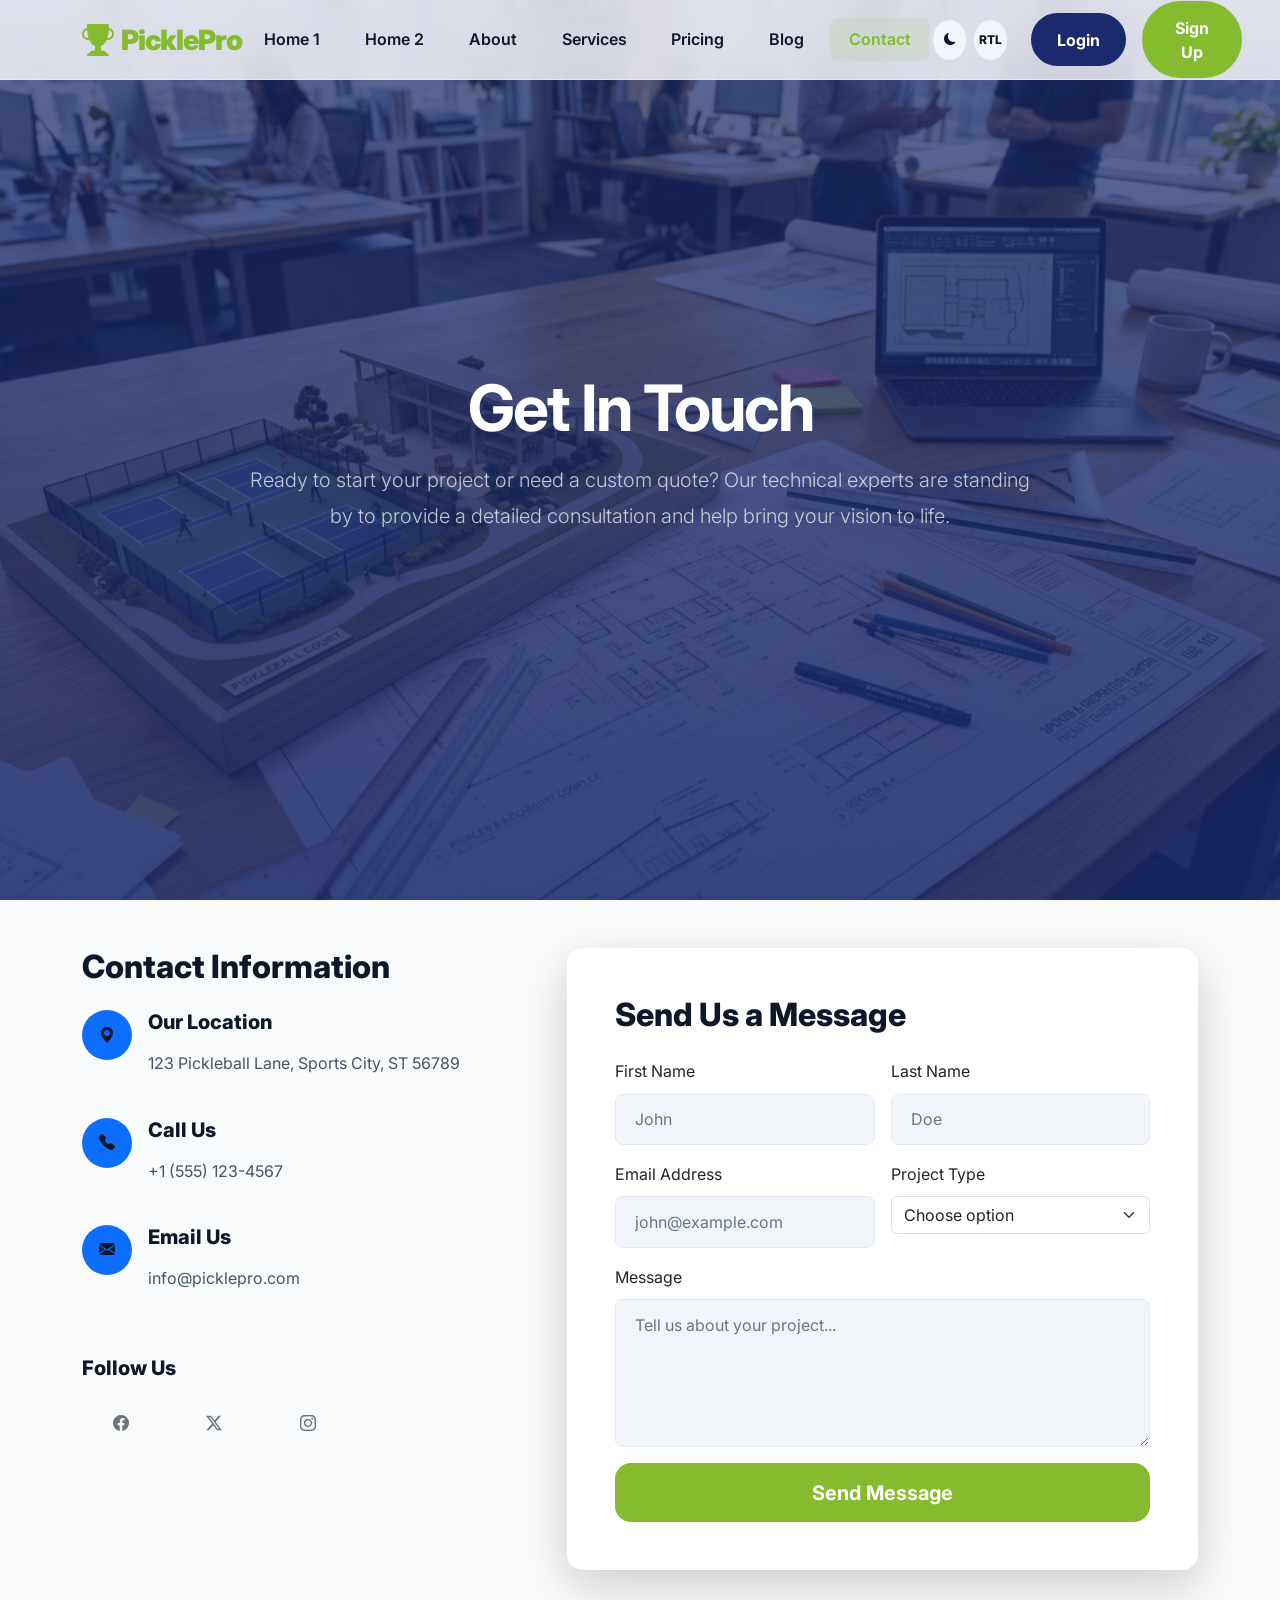
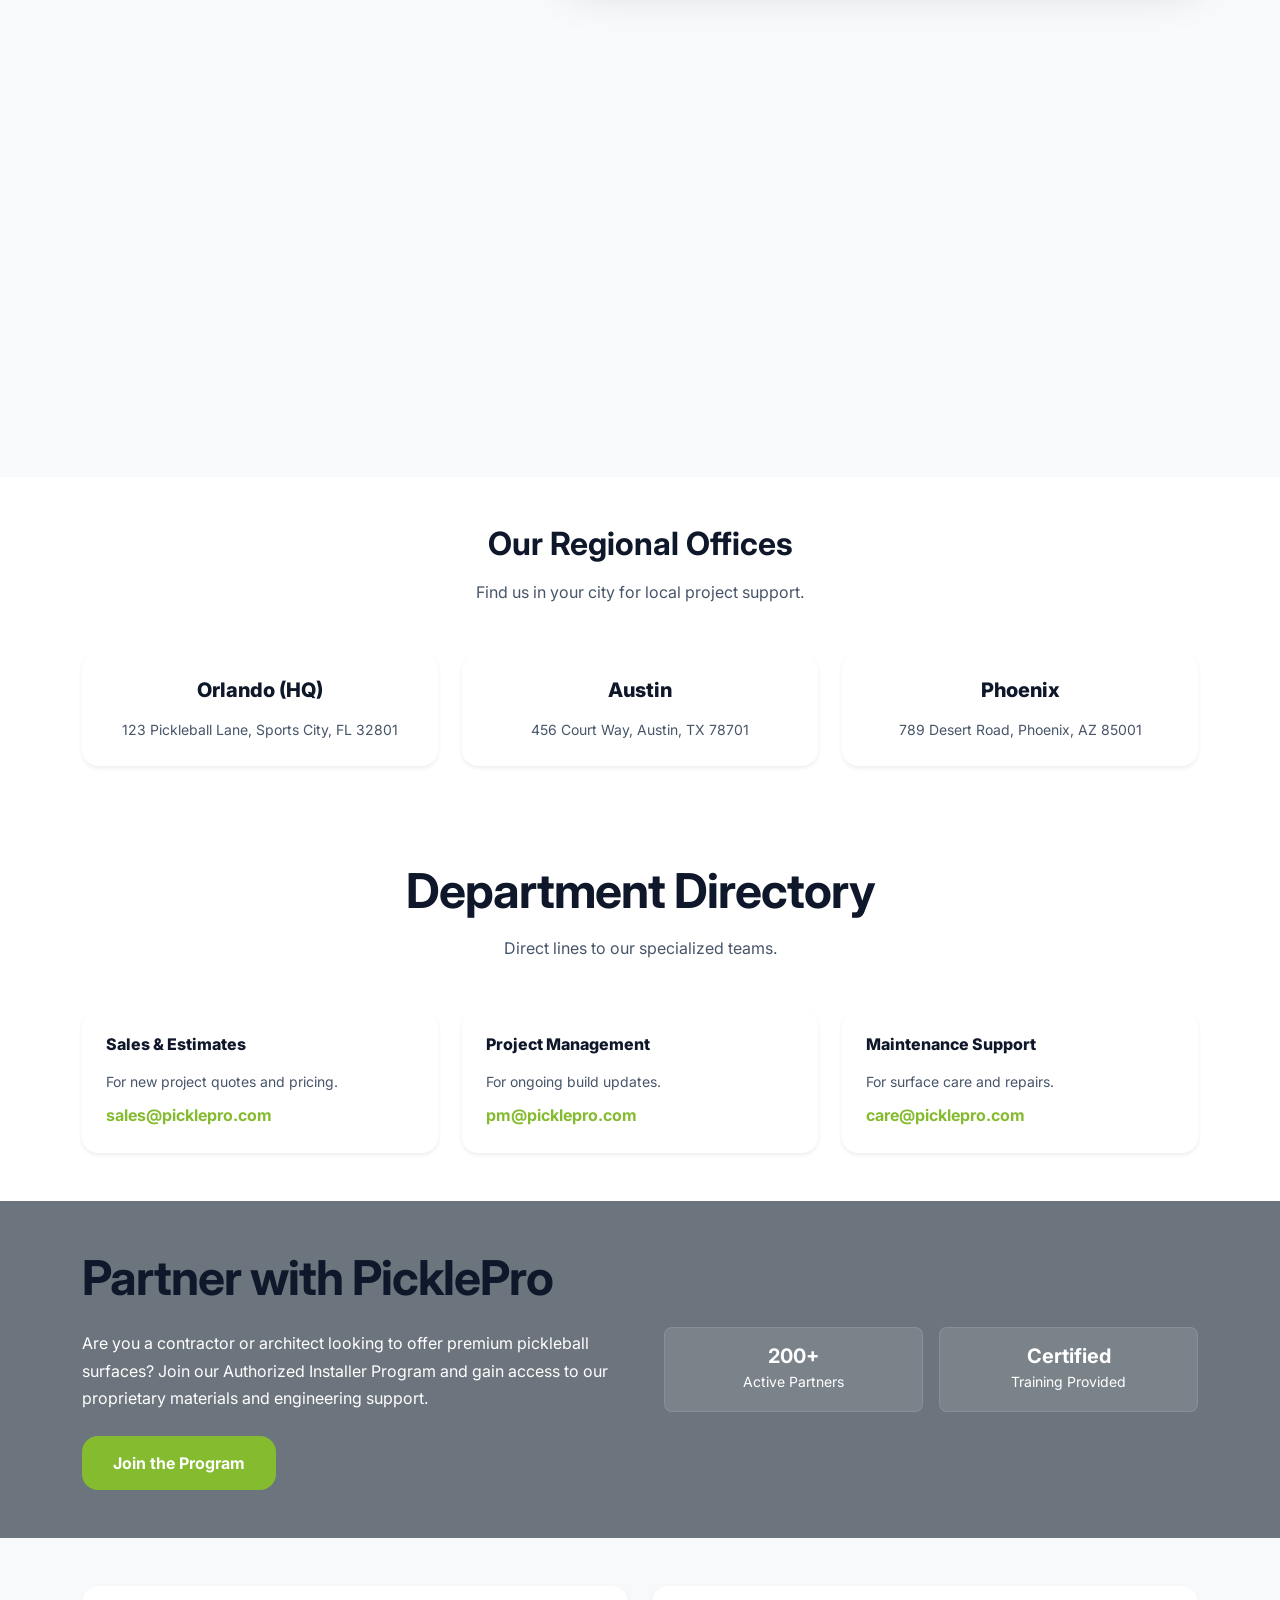
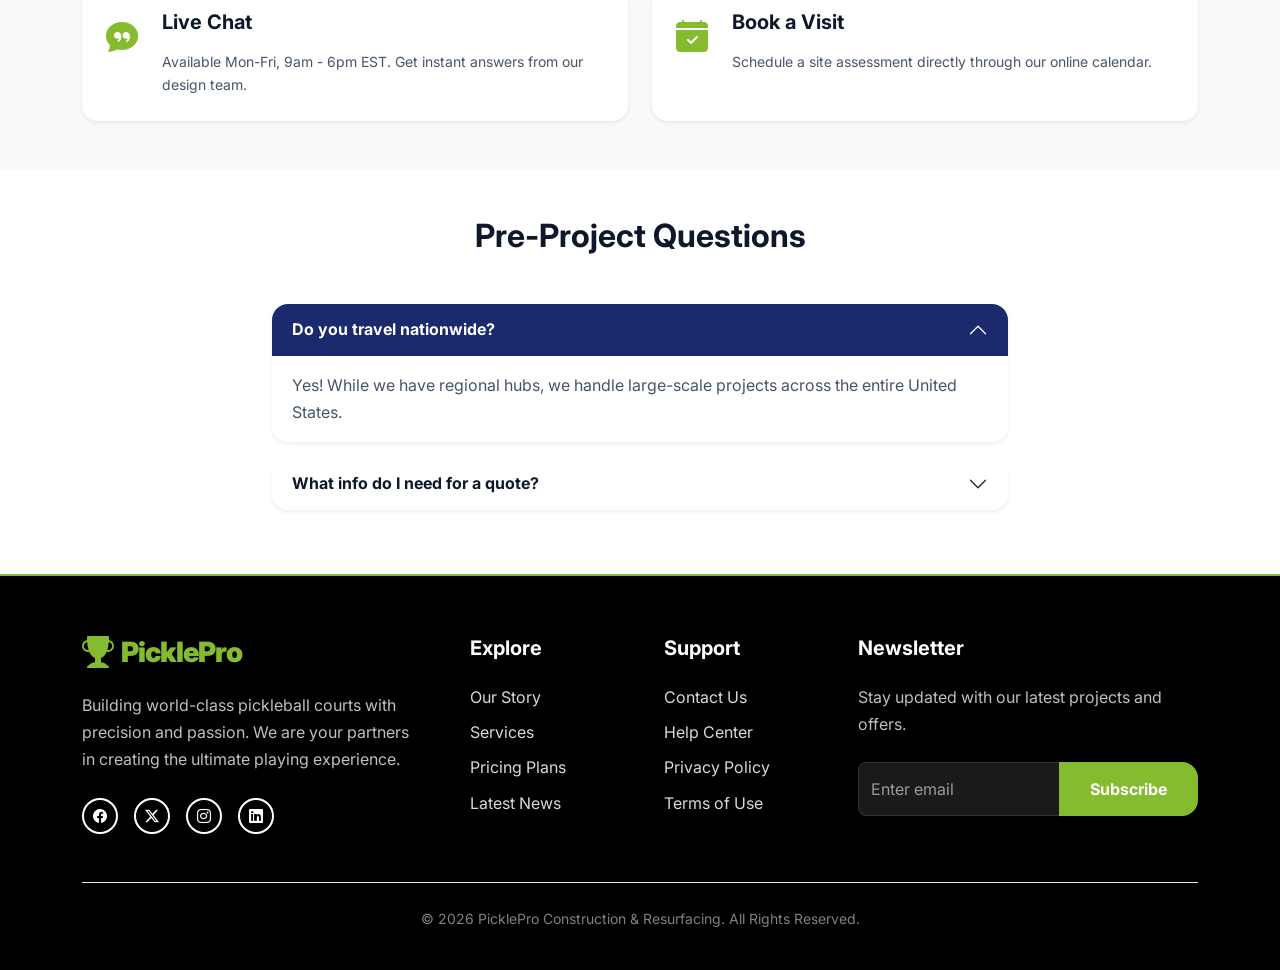
<file: contact.html>
<!DOCTYPE html>
<html lang="en" dir="ltr" data-bs-theme="light">
<head>
    <meta charset="UTF-8">
    <meta name="viewport" content="width=device-width, initial-scale=1.0">
    <title>Contact Us | PicklePro</title>
    <!-- Favicon -->
    <link rel='icon' type='image/png' href='assets/images/favicon.png'>
    <link rel='apple-touch-icon' href='assets/images/favicon.png'>
    
    <!-- Bootstrap CSS -->
    <link href="https://cdn.jsdelivr.net/npm/bootstrap@5.3.3/dist/css/bootstrap.min.css" rel="stylesheet">
    <link rel="stylesheet" href="https://cdn.jsdelivr.net/npm/bootstrap-icons@1.11.3/font/bootstrap-icons.min.css">
    <link href="https://fonts.googleapis.com/css2?family=Inter:wght@400;600;700;800&display=swap" rel="stylesheet">
    <link rel="stylesheet" href="assets/css/style.css">
</head>
<body>
    <!-- Header -->
    <!-- Header -->
    <header class="fixed-top">
        <nav class="navbar navbar-expand-lg">
            <div class="container">
                <a class="brand-identity" href="index.html">
                    <i class="bi bi-trophy-fill"></i>
                    <span>PicklePro</span>
                </a>
                
                <button class="navbar-toggler border-0 shadow-none" type="button" data-bs-toggle="offcanvas" data-bs-target="#offcanvasNavbar">
                    <i class="bi bi-list fs-1"></i>
                </button>

                <div class="offcanvas offcanvas-end" tabindex="-1" id="offcanvasNavbar">
                    <div class="offcanvas-header border-bottom">
                        <h5 class="offcanvas-title">
                            <a href="index.html" class="brand-identity">
                                <i class="bi bi-trophy-fill"></i>
                                <span>PicklePro</span>
                            </a>
                        </h5>
                        <button type="button" class="btn-close" data-bs-dismiss="offcanvas"></button>
                    </div>
                    <div class="offcanvas-body">
                        <ul class="navbar-nav mb-4">
                             <li class="nav-item"><a class="nav-link" href="index.html">Home 1</a></li>
                             <li class="nav-item"><a class="nav-link" href="home-2.html">Home 2</a></li>
                            <li class="nav-item"><a class="nav-link" href="about.html">About</a></li>
                            <li class="nav-item"><a class="nav-link" href="services.html">Services</a></li>
                            <li class="nav-item"><a class="nav-link" href="pricing.html">Pricing</a></li>
                            <li class="nav-item"><a class="nav-link" href="blog.html">Blog</a></li>
                            <li class="nav-item"><a class="nav-link active contact-link" href="contact.html">Contact</a></li>
                        </ul>
                        
                        <div class="offcanvas-footer mt-auto pt-4 border-top">
                            <div class="d-flex align-items-center gap-2">
                                <button class="btn btn-outline-dark rounded-circle rtl-toggle-mobile" style="width: 45px; height: 45px; display: flex; align-items: center; justify-content: center; padding: 0;">RTL</button>
                                <button class="btn btn-outline-dark rounded-circle theme-toggle-mobile" style="width: 45px; height: 45px; display: flex; align-items: center; justify-content: center; padding: 0;"><i class="bi bi-moon-fill"></i></button>
                                <a href="login.html" class="btn btn-primary flex-grow-1">Login</a>
                                <a href="register.html" class="btn btn-primary flex-grow-1">Sign Up</a>
                            </div>
                        </div>
                    </div>
                </div>

                <div class="collapse navbar-collapse" id="navbarNav">
                    <ul class="navbar-nav mx-auto">
                        <li class="nav-item"><a class="nav-link" href="index.html">Home 1</a></li>
                        <li class="nav-item"><a class="nav-link" href="home-2.html">Home 2</a></li>
                        <li class="nav-item"><a class="nav-link" href="about.html">About</a></li>
                        <li class="nav-item"><a class="nav-link" href="services.html">Services</a></li>
                        <li class="nav-item"><a class="nav-link" href="pricing.html">Pricing</a></li>
                        <li class="nav-item"><a class="nav-link" href="blog.html">Blog</a></li>
                        <li class="nav-item"><a class="nav-link active" href="contact.html">Contact</a></li>
                    </ul>
                </div>

                <div class="d-none d-lg-flex align-items-center gap-2">
                    <button class="btn" id="theme-toggle" title="Toggle Theme"><i class="bi bi-moon-fill fs-5"></i></button>
                    <button class="btn me-3" id="rtl-toggle" title="Toggle RTL">RTL</button>
                    <a href="login.html" class="btn btn-secondary rounded-pill px-4 me-2">Login</a>
                    <a href="register.html" class="btn btn-primary rounded-pill px-4">Sign Up</a>
                </div>
            </div>
        </nav>
    </header>

    <main>
        <!-- Page Header -->
        <section class="hero contact-hero text-white">
            <div class="container text-center">
                <h1 class="display-3 fw-bold mb-3">Get In Touch</h1>
                <p class="lead mx-auto" style="max-width: 800px; opacity: 0.9; line-height: 1.8;">Ready to start your project or need a custom quote? Our technical experts are standing by to provide a detailed consultation and help bring your vision to life.</p>
            </div>
        </section>

        <!-- Contact Section -->
        <section class="py-5">
            <div class="container">
                <div class="row g-5">
                    <!-- Contact Info -->
                    <div class="col-lg-5">
                        <h2 class="mb-4">Contact Information</h2>
                        <div class="d-flex mb-4">
                            <div class="bg-primary text-dark rounded-circle p-3 me-3 d-flex align-items-center justify-content-center" style="width: 50px; height: 50px;">
                                <i class="bi bi-geo-alt-fill"></i>
                            </div>
                            <div>
                                <h5>Our Location</h5>
                                <p class="text-muted">123 Pickleball Lane, Sports City, ST 56789</p>
                            </div>
                        </div>
                        <div class="d-flex mb-4">
                            <div class="bg-primary text-dark rounded-circle p-3 me-3 d-flex align-items-center justify-content-center" style="width: 50px; height: 50px;">
                                <i class="bi bi-telephone-fill"></i>
                            </div>
                            <div>
                                <h5>Call Us</h5>
                                <p class="text-muted">+1 (555) 123-4567</p>
                            </div>
                        </div>
                        <div class="d-flex mb-4">
                            <div class="bg-primary text-dark rounded-circle p-3 me-3 d-flex align-items-center justify-content-center" style="width: 50px; height: 50px;">
                                <i class="bi bi-envelope-fill"></i>
                            </div>
                            <div>
                                <h5>Email Us</h5>
                                <p class="text-muted">info@picklepro.com</p>
                            </div>
                        </div>
                        <div class="mt-5">
                            <h5>Follow Us</h5>
                            <div class="d-flex gap-3 mt-3">
                                <a href="#" class="btn btn-outline-secondary rounded-circle"><i class="bi bi-facebook"></i></a>
                                <a href="#" class="btn btn-outline-secondary rounded-circle"><i class="bi bi-twitter-x"></i></a>
                                <a href="#" class="btn btn-outline-secondary rounded-circle"><i class="bi bi-instagram"></i></a>
                            </div>
                        </div>
                    </div>

                    <!-- Contact Form -->
                    <div class="col-lg-7">
                        <div class="card p-4 p-md-5 border-0 shadow-lg rounded-4">
                            <h2 class="mb-4">Send Us a Message</h2>
                            <form class="row g-3">
                                <div class="col-md-6">
                                    <label class="form-label">First Name</label>
                                    <input type="text" class="form-control" placeholder="John">
                                </div>
                                <div class="col-md-6">
                                    <label class="form-label">Last Name</label>
                                    <input type="text" class="form-control" placeholder="Doe">
                                </div>
                                <div class="col-md-6">
                                    <label class="form-label">Email Address</label>
                                    <input type="email" class="form-control" placeholder="john@example.com">
                                </div>
                                <div class="col-md-6">
                                    <label class="form-label">Project Type</label>
                                    <select class="form-select">
                                        <option selected disabled>Choose option</option>
                                        <option>New Construction</option>
                                        <option>Resurfacing</option>
                                        <option>Maintenance</option>
                                        <option>Lighting/Fencing</option>
                                    </select>
                                </div>
                                <div class="col-12">
                                    <label class="form-label">Message</label>
                                    <textarea class="form-control" rows="5" placeholder="Tell us about your project..."></textarea>
                                </div>
                                <div class="col-12">
                                    <button type="submit" class="btn btn-primary btn-lg w-100">Send Message</button>
                                </div>
                            </form>
                        </div>
                    </div>
                </div>
            </div>
        </section>

        <!-- Google Map Placeholder -->
        <section class="py-0">
            <div class="container-fluid px-0">
                <iframe src="https://www.google.com/maps/embed?pb=!1m18!1m12!1m3!1d3401.5528892461435!2d-81.3792364!3d28.5383355!2m3!1f0!2f0!3f0!3m2!1i1024!2i768!4f13.1!3m3!1m2!1s0x88e77b0559f7c0d3%3A0x6b8770c8c1566860!2sOrlando%2C%20FL!5e0!3m2!1sen!2sus!4v1715160000000!5m2!1sen!2sus" width="100%" height="450" style="border:0;" allowfullscreen="" loading="lazy"></iframe>
            </div>
        </section>
        <!-- Branch Locations (New Section 1) -->
        <section class="py-5 bg-white">
            <div class="container">
                <div class="text-center mb-5">
                    <h2 class="fw-bold">Our Regional Offices</h2>
                    <p class="text-muted">Find us in your city for local project support.</p>
                </div>
                <div class="row g-4">
                    <div class="col-md-4">
                        <div class="p-4 border-0 shadow-sm rounded-4 text-center hover-card bg-white">
                            <h5>Orlando (HQ)</h5>
                            <p class="small text-muted mb-0">123 Pickleball Lane, Sports City, FL 32801</p>
                        </div>
                    </div>
                    <div class="col-md-4">
                        <div class="p-4 border-0 shadow-sm rounded-4 text-center hover-card bg-white">
                            <h5>Austin</h5>
                            <p class="small text-muted mb-0">456 Court Way, Austin, TX 78701</p>
                        </div>
                    </div>
                    <div class="col-md-4">
                        <div class="p-4 border-0 shadow-sm rounded-4 text-center hover-card bg-white">
                            <h5>Phoenix</h5>
                            <p class="small text-muted mb-0">789 Desert Road, Phoenix, AZ 85001</p>
                        </div>
                    </div>
                </div>
            </div>
        </section>

        <!-- Department Directory (New Section 5) -->
        <section class="py-5 bg-white">
            <div class="container">
                <div class="text-center mb-5">
                    <h2 class="display-5 fw-bold">Department Directory</h2>
                    <p class="text-muted">Direct lines to our specialized teams.</p>
                </div>
                <div class="row g-4">
                    <div class="col-md-4">
                        <div class="p-4 border-0 shadow-sm rounded-4 h-100 hover-card bg-white">
                            <h6>Sales & Estimates</h6>
                            <p class="small text-muted mb-2">For new project quotes and pricing.</p>
                            <a href="mailto:sales@picklepro.com" class="text-primary text-decoration-none fw-bold">sales@picklepro.com</a>
                        </div>
                    </div>
                    <div class="col-md-4">
                        <div class="p-4 border-0 shadow-sm rounded-4 h-100 hover-card bg-white">
                            <h6>Project Management</h6>
                            <p class="small text-muted mb-2">For ongoing build updates.</p>
                            <a href="mailto:pm@picklepro.com" class="text-primary text-decoration-none fw-bold">pm@picklepro.com</a>
                        </div>
                    </div>
                    <div class="col-md-4">
                        <div class="p-4 border-0 shadow-sm rounded-4 h-100 hover-card bg-white">
                            <h6>Maintenance Support</h6>
                            <p class="small text-muted mb-2">For surface care and repairs.</p>
                            <a href="mailto:care@picklepro.com" class="text-primary text-decoration-none fw-bold">care@picklepro.com</a>
                        </div>
                    </div>
                </div>
            </div>
        </section>

        <!-- Partnership Program (New Section 6) -->
        <section class="py-5 bg-secondary text-white">
            <div class="container">
                <div class="row align-items-center g-5">
                    <div class="col-lg-6">
                        <h2 class="display-5 fw-bold mb-4">Partner with PicklePro</h2>
                        <p class="text-white mb-4">Are you a contractor or architect looking to offer premium pickleball surfaces? Join our Authorized Installer Program and gain access to our proprietary materials and engineering support.</p>
                        <button class="btn btn-primary">Join the Program</button>
                    </div>
                    <div class="col-lg-6">
                        <div class="row g-3">
                            <div class="col-6">
                                <div class="p-3 bg-white bg-opacity-10 rounded-3 text-center border border-white border-opacity-10 hover-lift shadow-hover transition-base">
                                    <h5 class="mb-0 text-white fw-bold">200+</h5>
                                    <small class="text-white">Active Partners</small>
                                </div>
                            </div>
                            <div class="col-6">
                                <div class="p-3 bg-white bg-opacity-10 rounded-3 text-center border border-white border-opacity-10 hover-lift shadow-hover transition-base">
                                    <h5 class="mb-0 text-white fw-bold">Certified</h5>
                                    <small class="text-white">Training Provided</small>
                                </div>
                            </div>
                        </div>
                    </div>
                </div>
            </div>
        </section>

        <!-- Quick Support (New Section 2) -->
        <section class="py-5 bg-light">
            <div class="container">
                <div class="row g-4">
                    <div class="col-md-6">
                        <div class="d-flex p-4 bg-white rounded-4 shadow-sm h-100 align-items-start hover-lift shadow-hover transition-base">
                            <i class="bi bi-chat-quote-fill text-primary fs-2 me-4"></i>
                            <div>
                                <h5 class="fw-bold">Live Chat</h5>
                                <p class="text-muted small mb-0">Available Mon-Fri, 9am - 6pm EST. Get instant answers from our design team.</p>
                            </div>
                        </div>
                    </div>
                    <div class="col-md-6">
                        <div class="d-flex p-4 bg-white rounded-4 shadow-sm h-100 align-items-start hover-lift shadow-hover transition-base">
                            <i class="bi bi-calendar-check-fill text-primary fs-2 me-4"></i>
                            <div>
                                <h5 class="fw-bold">Book a Visit</h5>
                                <p class="text-muted small mb-0">Schedule a site assessment directly through our online calendar.</p>
                            </div>
                        </div>
                    </div>
                </div>
            </div>
        </section>

        <!-- Contact FAQ (New Section 3) -->
        <section class="py-5 bg-white">
            <div class="container">
                <div class="text-center mb-5">
                    <h2 class="fw-bold">Pre-Project Questions</h2>
                </div>
                <div class="row justify-content-center">
                    <div class="col-lg-8">
                        <div class="accordion" id="contactFaq">
                            <div class="accordion-item border-0 mb-3 shadow-sm rounded-4 overflow-hidden">
                                <h2 class="accordion-header">
                                    <button class="accordion-button fw-bold" type="button" data-bs-toggle="collapse" data-bs-target="#cfaq1">
                                        Do you travel nationwide?
                                    </button>
                                </h2>
                                <div id="cfaq1" class="accordion-collapse collapse show" data-bs-parent="#contactFaq">
                                    <div class="accordion-body text-muted">
                                        Yes! While we have regional hubs, we handle large-scale projects across the entire United States.
                                    </div>
                                </div>
                            </div>
                            <div class="accordion-item border-0 mb-3 shadow-sm rounded-4 overflow-hidden">
                                <h2 class="accordion-header">
                                    <button class="accordion-button collapsed fw-bold" type="button" data-bs-toggle="collapse" data-bs-target="#cfaq2">
                                        What info do I need for a quote?
                                    </button>
                                </h2>
                                <div id="cfaq2" class="accordion-collapse collapse" data-bs-parent="#contactFaq">
                                    <div class="accordion-body text-muted">
                                        Photos of the site, approximate dimensions, and your preferred court colors are helpful starting points.
                                    </div>
                                </div>
                            </div>
                        </div>
                    </div>
                </div>
            </div>
        </section>

    </main>

    <!-- Footer -->
    <footer>
        <div class="container">
            <div class="row g-5">
                <div class="col-lg-4">
                    <a class="brand-identity mb-4" href="index.html">
                        <i class="bi bi-trophy-fill"></i>
                        <span>PicklePro</span>
                    </a>
                    <p class="text-white opacity-75 mb-4">Building world-class pickleball courts with precision and passion. We are your partners in creating the ultimate playing experience.</p>
                    <div class="d-flex gap-3">
                        <a href="#" class="btn btn-outline-light btn-sm rounded-circle p-2" style="width: 36px; height: 36px; display: flex; align-items: center; justify-content: center;"><i class="bi bi-facebook"></i></a>
                        <a href="#" class="btn btn-outline-light btn-sm rounded-circle p-2" style="width: 36px; height: 36px; display: flex; align-items: center; justify-content: center;"><i class="bi bi-twitter-x"></i></a>
                        <a href="#" class="btn btn-outline-light btn-sm rounded-circle p-2" style="width: 36px; height: 36px; display: flex; align-items: center; justify-content: center;"><i class="bi bi-instagram"></i></a>
                        <a href="#" class="btn btn-outline-light btn-sm rounded-circle p-2" style="width: 36px; height: 36px; display: flex; align-items: center; justify-content: center;"><i class="bi bi-linkedin"></i></a>
                    </div>
                </div>
                <div class="col-lg-2 col-md-4">
                    <h5 class="text-white fw-bold mb-4">Explore</h5>
                    <ul class="list-unstyled footer-links">
                        <li class="mb-2"><a href="about.html">Our Story</a></li>
                        <li class="mb-2"><a href="services.html">Services</a></li>
                        <li class="mb-2"><a href="pricing.html">Pricing Plans</a></li>
                        <li class="mb-2"><a href="blog.html">Latest News</a></li>
                    </ul>
                </div>
                <div class="col-lg-2 col-md-4">
                    <h5 class="text-white fw-bold mb-4">Support</h5>
                    <ul class="list-unstyled footer-links">
                        <li class="mb-2"><a href="contact.html">Contact Us</a></li>
                        <li class="mb-2"><a href="#">Help Center</a></li>
                        <li class="mb-2"><a href="#">Privacy Policy</a></li>
                        <li class="mb-2"><a href="#">Terms of Use</a></li>
                    </ul>
                </div>
                <div class="col-lg-4 col-md-4">
                    <h5 class="text-white fw-bold mb-4">Newsletter</h5>
                    <p class="text-white opacity-75 mb-4">Stay updated with our latest projects and offers.</p>
                    <form>
                        <div class="input-group">
                            <input type="email" class="form-control border-0 text-white" placeholder="Enter email" style="padding: 12px;">
                            <button class="btn btn-primary" type="button">Subscribe</button>
                        </div>
                    </form>
                </div>
            </div>
            <div class="border-top border-white border-opacity-10 mt-5 pt-4 text-center">
                <p class="text-white-50 small mb-0">&copy; 2026 PicklePro Construction & Resurfacing. All Rights Reserved.</p>
            </div>
        </div>
    </footer>
    <script src="https://cdn.jsdelivr.net/npm/bootstrap@5.3.3/dist/js/bootstrap.bundle.min.js"></script>
    <script src="assets/js/main.js"></script>
</body>
</html>
</file>
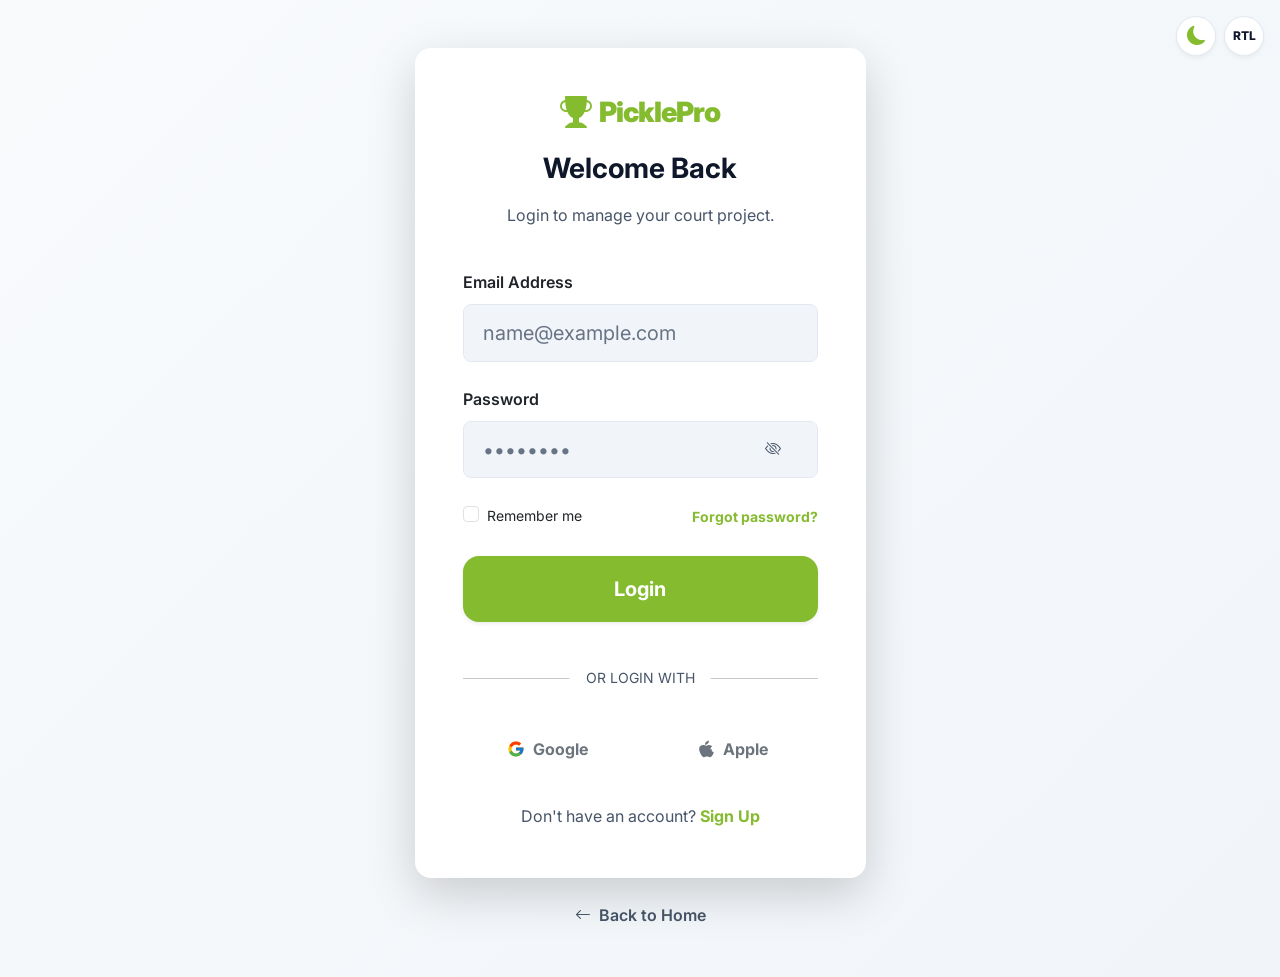
<file: login.html>
<!DOCTYPE html>
<html lang="en" dir="ltr" data-bs-theme="light">
<head>
    <meta charset="UTF-8">
    <meta name="viewport" content="width=device-width, initial-scale=1.0">
    <title>Login | PicklePro</title>
    <!-- Favicon -->
    <link rel='icon' type='image/png' href='assets/images/favicon.png'>
    <link rel='apple-touch-icon' href='assets/images/favicon.png'>
    
    <!-- Bootstrap CSS -->
    <link href="https://cdn.jsdelivr.net/npm/bootstrap@5.3.3/dist/css/bootstrap.min.css" rel="stylesheet">
    <link rel="stylesheet" href="https://cdn.jsdelivr.net/npm/bootstrap-icons@1.11.3/font/bootstrap-icons.min.css">
    <link href="https://fonts.googleapis.com/css2?family=Inter:wght@400;600;700;800&display=swap" rel="stylesheet">
    <link rel="stylesheet" href="assets/css/style.css">
    <style>
        body { background: linear-gradient(135deg, #f8fafc 0%, #f1f5f9 100%); }
        [data-bs-theme="dark"] body { background: linear-gradient(135deg, #0f172a 0%, #1e293b 100%); }
    </style>
</head>
<body class="bg-light">
    <!-- Controls -->
    <div class="position-fixed top-0 end-0 p-3 d-flex align-items-center" style="z-index: 1050;">
        <button class="mobile-control-btn theme-toggle-mobile me-2" id="theme-toggle">
            <i class="bi bi-moon-fill"></i>
        </button>
        <button class="mobile-control-btn rtl-toggle-mobile" id="rtl-toggle">
            RTL
        </button>
    </div>
    
    <div class="container">
        <div class="row justify-content-center align-items-center min-vh-100 py-5">
            <div class="col-11 col-sm-10 col-md-8 col-lg-5">
                <div class="card p-4 p-md-5 border-0 shadow-lg rounded-4">
                    <div class="text-center mb-4">
                        <a href="index.html" class="brand-identity mb-4">
                            <i class="bi bi-trophy-fill"></i>
                            <span>PicklePro</span>
                        </a>
                        <h3 class="fw-bold">Welcome Back</h3>
                        <p class="text-muted">Login to manage your court project.</p>
                    </div>

                    <form action="index.html">
                        <div class="mb-4">
                            <label class="form-label fw-semibold">Email Address</label>
                            <input type="email" class="form-control form-control-lg" placeholder="name@example.com" required>
                        </div>
                        <div class="mb-4">
                            <label class="form-label fw-semibold">Password</label>
                            <div class="position-relative">
                                <input type="password" class="form-control form-control-lg pe-5" placeholder="••••••••" id="passwordInput" required>
                                <button type="button" class="btn border-0 position-absolute end-0 top-50 translate-middle-y me-2 shadow-none text-muted password-toggle" data-target="passwordInput">
                                    <i class="bi bi-eye-slash"></i>
                                </button>
                            </div>
                        </div>
                        <div class="d-flex justify-content-between align-items-center mb-4">
                            <div class="form-check">
                                <input type="checkbox" class="form-check-input" id="remember">
                                <label class="form-check-label small" for="remember">Remember me</label>
                            </div>
                            <a href="#" class="text-decoration-none small fw-bold text-primary">Forgot password?</a>
                        </div>
                        <button type="submit" class="btn btn-primary w-100 btn-lg mb-3 shadow-sm py-3">Login</button>
                    </form>

                    <div class="text-center my-4 position-relative">
                        <hr>
                        <span class="px-3 text-muted small position-absolute top-50 start-50 translate-middle" style="z-index: 1; background-color: var(--bg-card);">OR LOGIN WITH</span>
                    </div>

                    <div class="row g-3 mb-4">
                        <div class="col-12 col-sm-6">
                            <button class="btn btn-outline-secondary w-100 d-flex align-items-center justify-content-center py-3">
                                <svg xmlns="http://www.w3.org/2000/svg" width="18" height="18" viewBox="0 0 48 48" class="me-2">
                                    <path fill="#FFC107" d="M43.611,20.083H42V20H24v8h11.303c-1.649,4.657-6.08,8-11.303,8c-6.627,0-12-5.373-12-12c0-6.627,5.373-12,12-12c3.059,0,5.842,1.154,7.961,3.039l5.657-5.657C34.046,6.053,29.268,4,24,4C12.955,4,4,12.955,4,24c0,11.045,8.955,20,20,20c11.045,0,20-8.955,20-20C44,22.659,43.862,21.35,43.611,20.083z"/>
                                    <path fill="#FF3D00" d="M6.306,14.691l6.571,4.819C14.655,15.108,18.961,12,24,12c3.059,0,5.842,1.154,7.961,3.039l5.657-5.657C34.046,6.053,29.268,4,24,4C16.318,4,9.656,8.337,6.306,14.691z"/>
                                    <path fill="#4CAF50" d="M24,44c5.166,0,9.86-1.977,13.409-5.192l-6.19-5.238C29.211,35.091,26.715,36,24,36c-5.202,0-9.619-3.317-11.283-7.946l-6.522,5.025C9.505,39.556,16.227,44,24,44z"/>
                                    <path fill="#1976D2" d="M43.611,20.083H42V20H24v8h11.303c-0.792,2.237-2.231,4.166-4.087,5.571c0.001-0.001,0.002-0.001,0.003-0.002l6.19,5.238C36.971,39.205,44,34,44,24C44,22.659,43.862,21.35,43.611,20.083z"/>
                                </svg> Google
                            </button>
                        </div>
                        <div class="col-12 col-sm-6">
                            <button class="btn btn-outline-secondary w-100 d-flex align-items-center justify-content-center py-3">
                                <svg xmlns="http://www.w3.org/2000/svg" width="18" height="18" viewBox="0 0 384 512" class="me-2">
                                    <path fill="currentColor" d="M318.7 268.7c-.2-36.7 16.4-64.4 50-84.8-18.8-26.9-47.2-41.7-84.7-44.6-35.5-2.8-74.3 21.8-88.5 21.8-11.4 0-51.1-20.8-83.6-20.8-42.3 0-83.2 24.3-104.5 61.4C-23.7 265 14.1 366.1 57 428.2c21 30.5 45.9 64.6 78.8 63.4 32-1.2 44.1-20.6 82.8-20.6 38.6 0 50 20.6 82.8 20.6 33.5 1.2 58.3-34.1 79.3-64.7 24.1-35.4 33.9-69.7 34.2-71.4-1-.3-65.7-25.2-66.4-100.8zM245.6 100c19-23 32-55 28.5-86.7-27.5 1.1-60.9 18.2-80.6 41.1-17.7 20.4-33.1 53.4-29.1 84 30.2 2.4 61.5-14.5 81.2-38.4z"/>
                                </svg> Apple
                            </button>
                        </div>
                    </div>

                    <p class="text-center mb-0 text-muted">Don't have an account? <a href="register.html" class="fw-bold text-primary text-decoration-none">Sign Up</a></p>
                </div>
                <div class="text-center mt-4">
                    <a href="index.html" class="text-decoration-none text-muted fw-semibold"><i class="bi bi-arrow-left me-1"></i> Back to Home</a>
                </div>
            </div>
        </div>
    </div>

    <script src="https://cdn.jsdelivr.net/npm/bootstrap@5.3.3/dist/js/bootstrap.bundle.min.js"></script>
    <script src="assets/js/main.js"></script>
</body>
</html>
</file>
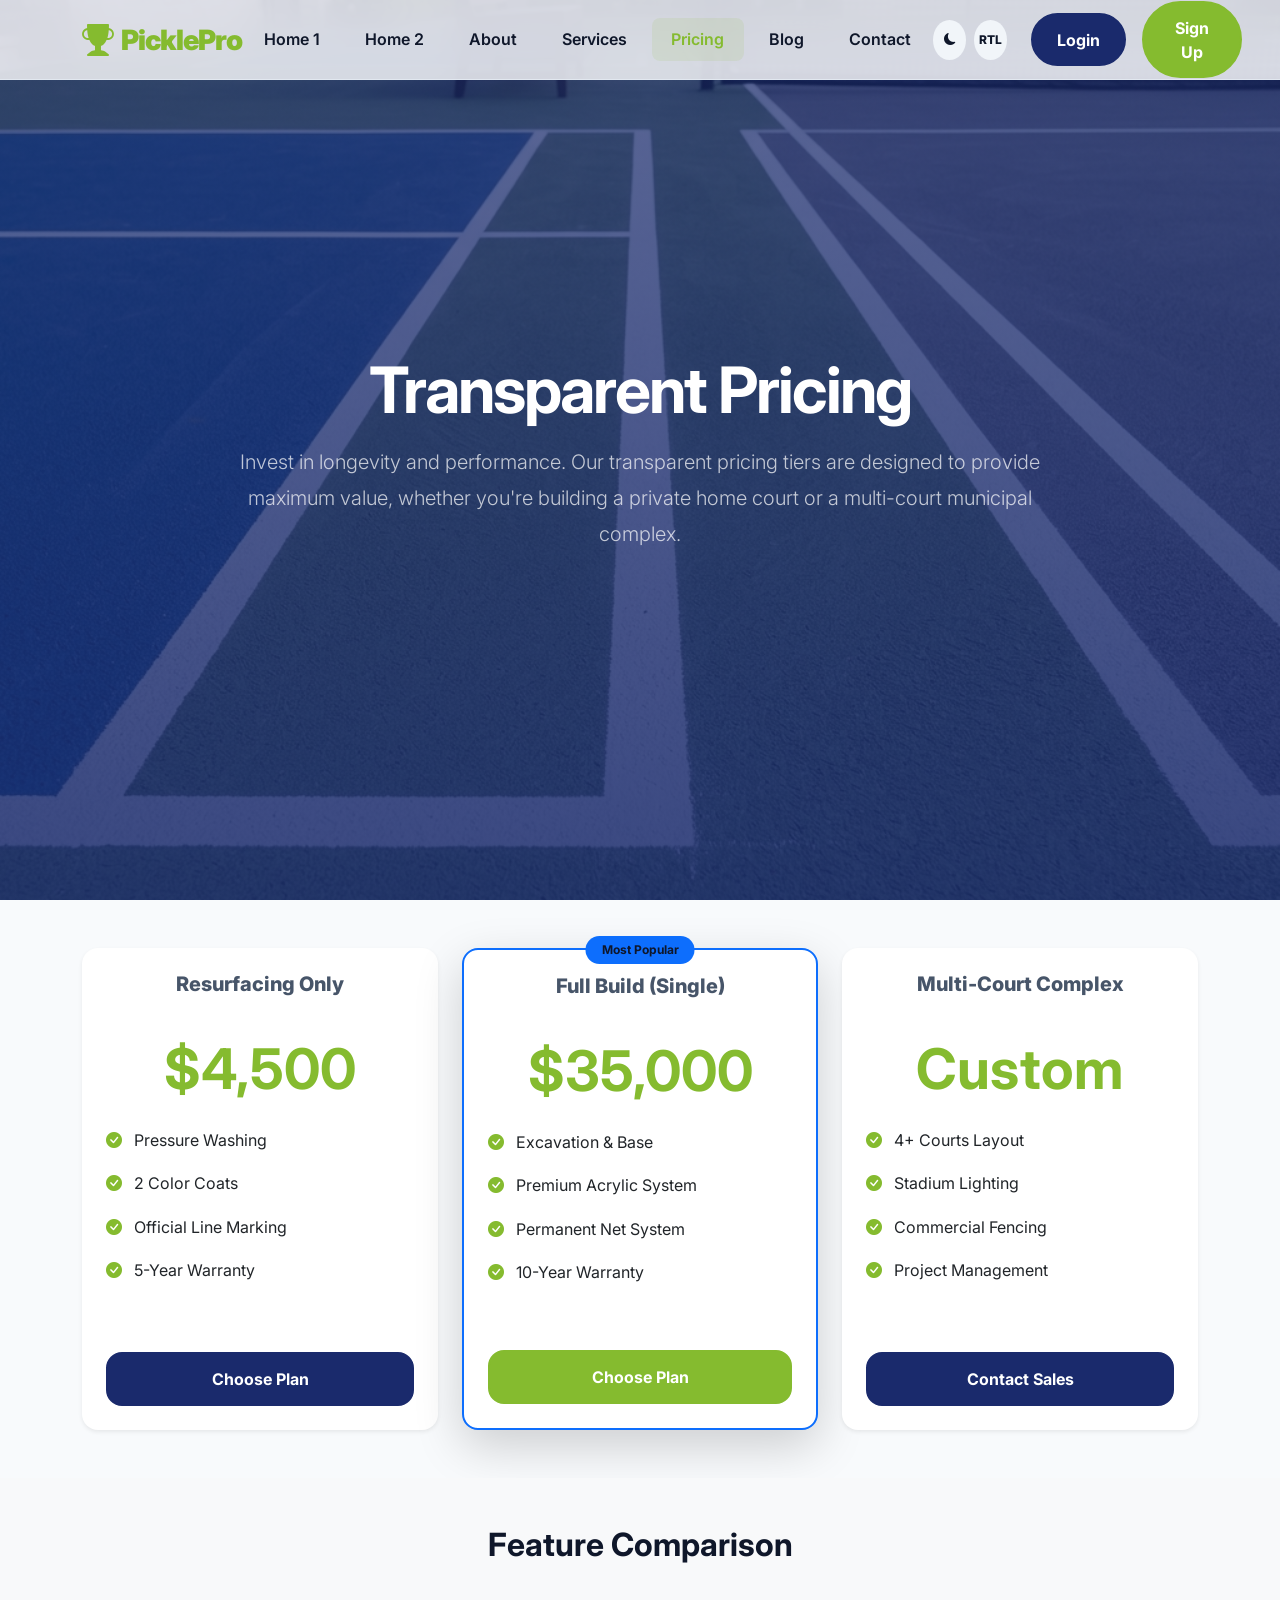
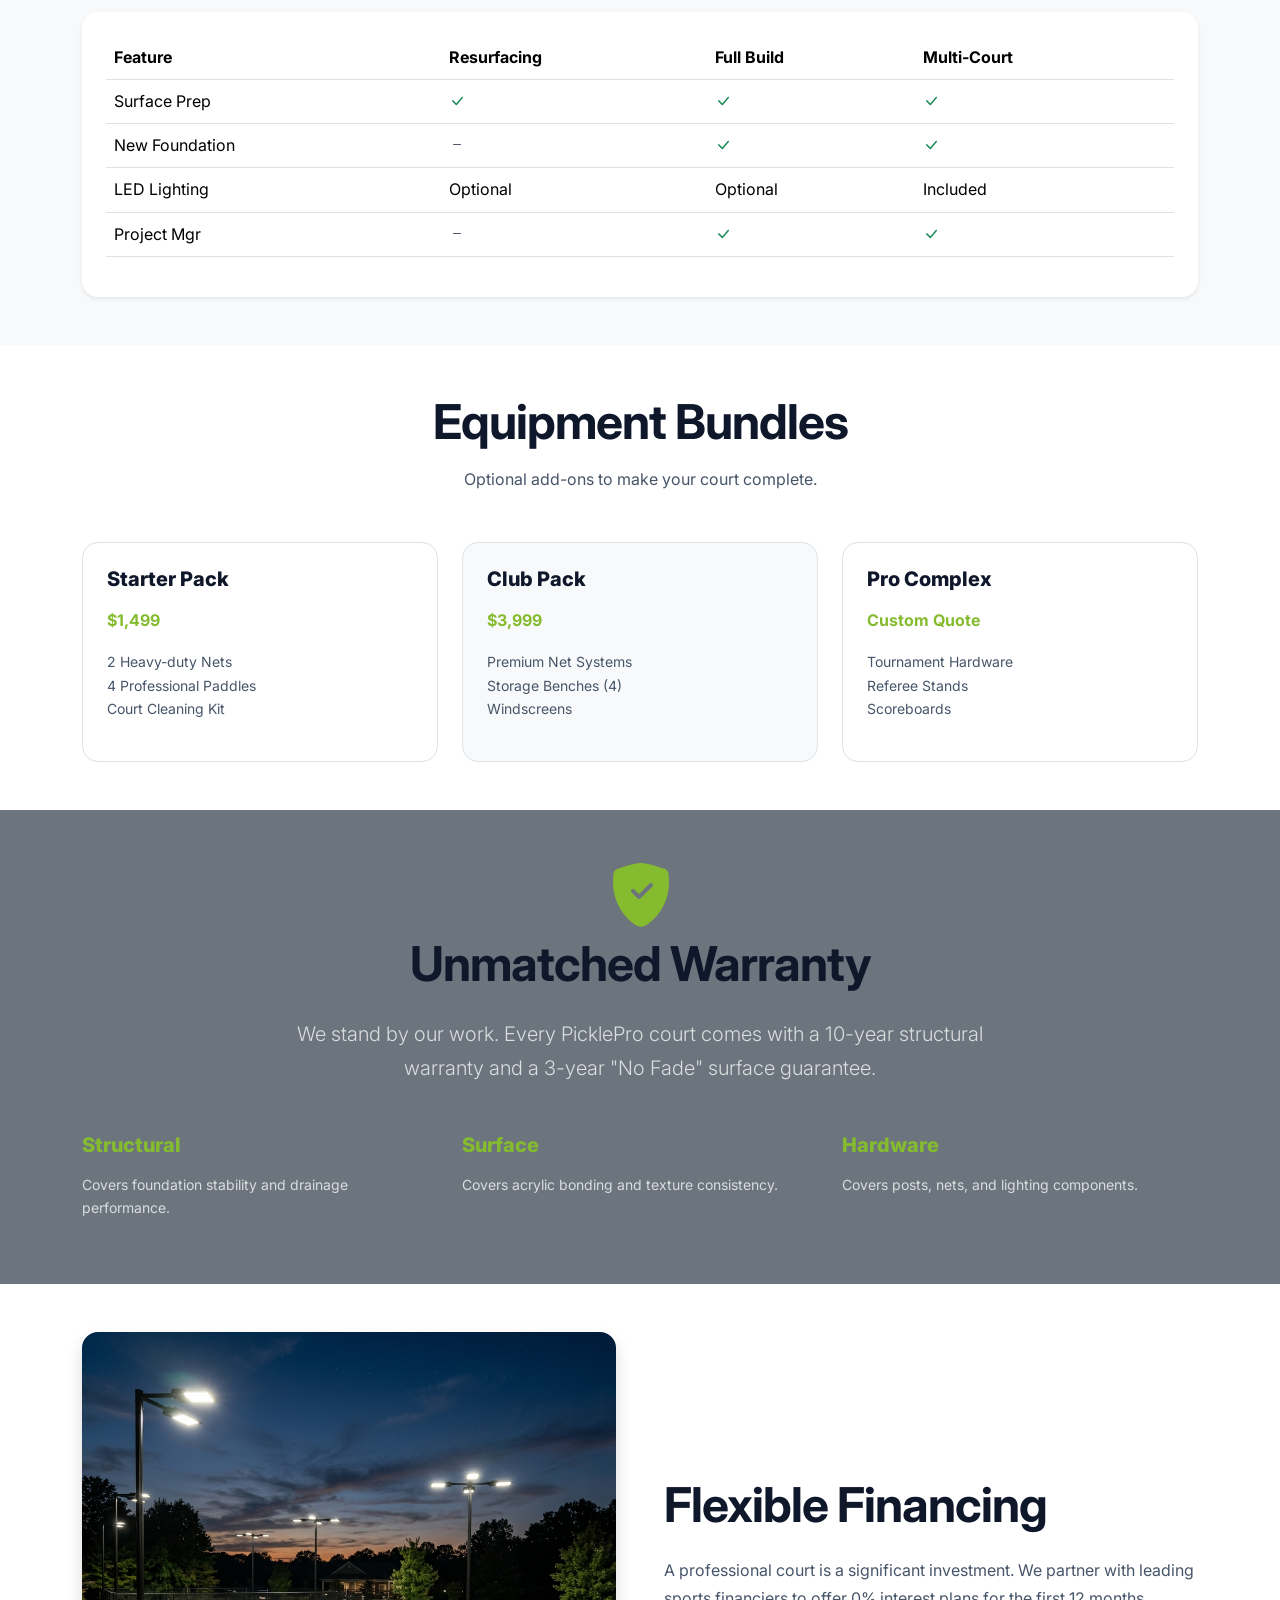
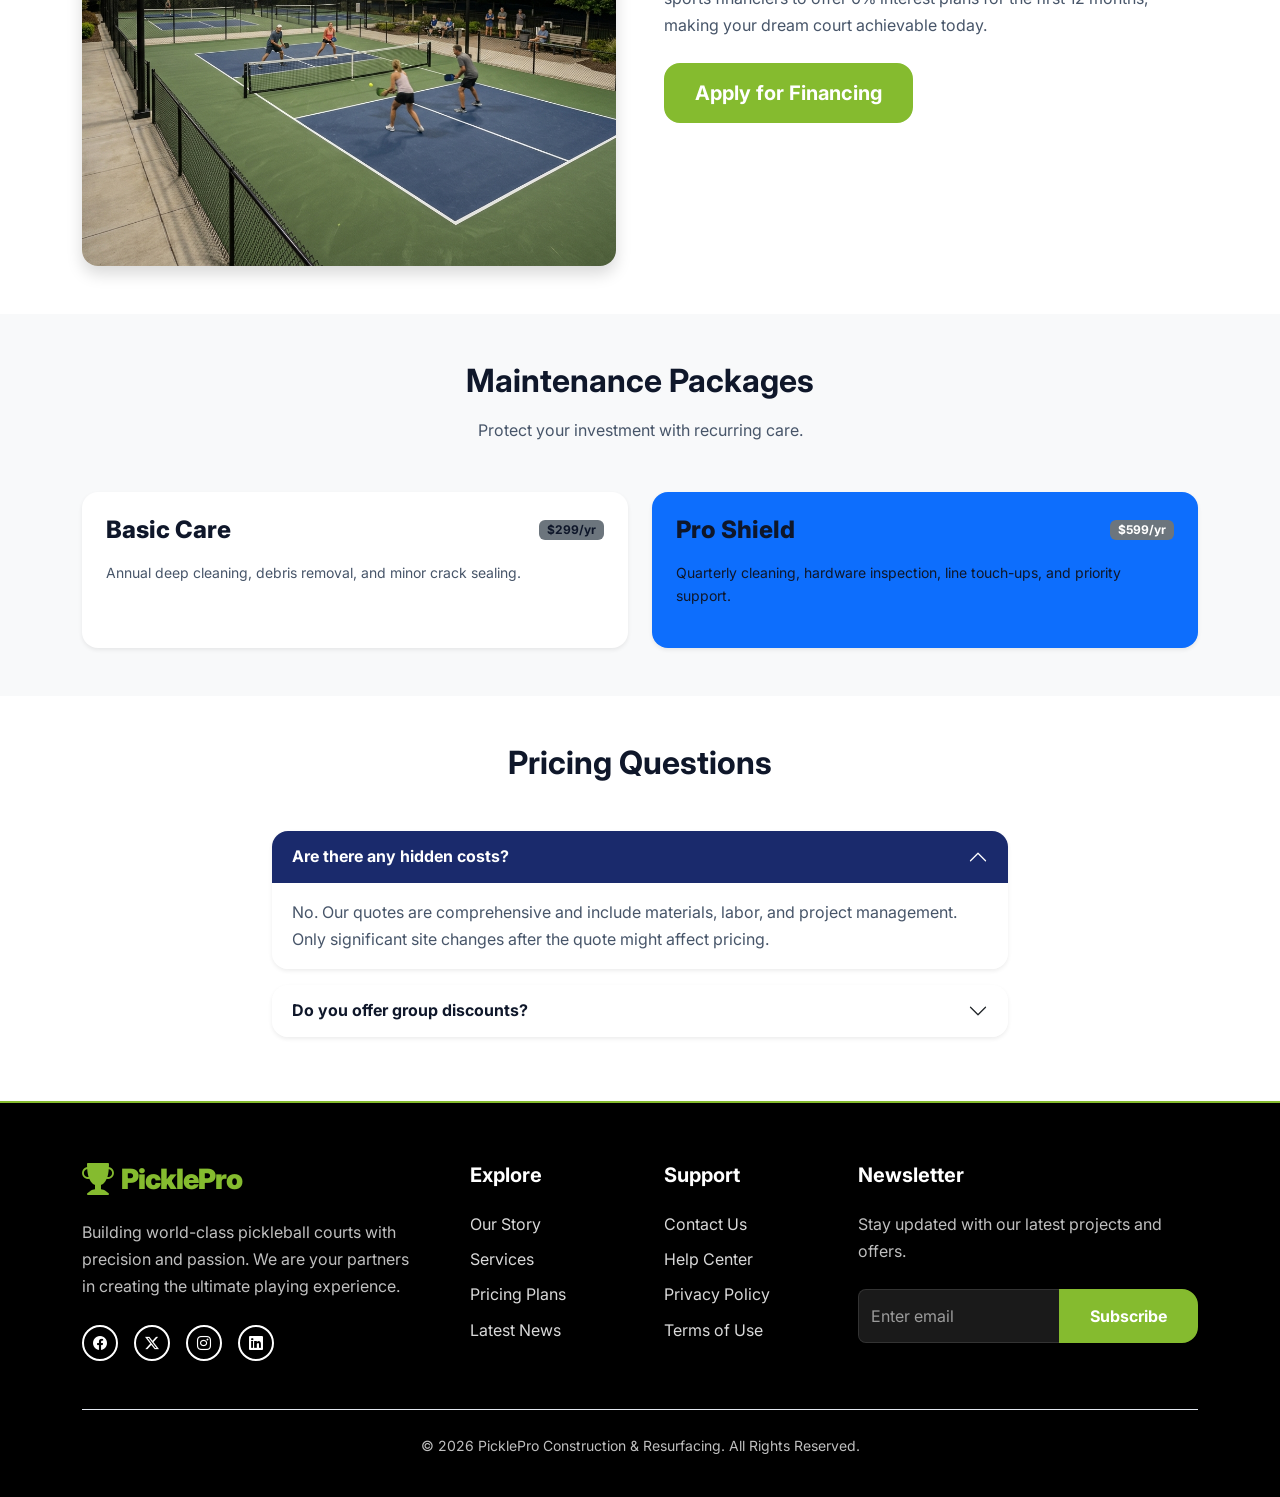
<file: pricing.html>
<!DOCTYPE html>
<html lang="en" dir="ltr" data-bs-theme="light">
<head>
    <meta charset="UTF-8">
    <meta name="viewport" content="width=device-width, initial-scale=1.0">
    <title>Pricing | PicklePro</title>
    <!-- Favicon -->
    <link rel='icon' type='image/png' href='assets/images/favicon.png'>
    <link rel='apple-touch-icon' href='assets/images/favicon.png'>
    
    <!-- Bootstrap CSS -->
    <link href="https://cdn.jsdelivr.net/npm/bootstrap@5.3.3/dist/css/bootstrap.min.css" rel="stylesheet">
    <link rel="stylesheet" href="https://cdn.jsdelivr.net/npm/bootstrap-icons@1.11.3/font/bootstrap-icons.min.css">
    <link href="https://fonts.googleapis.com/css2?family=Inter:wght@400;600;700;800&display=swap" rel="stylesheet">
    <link rel="stylesheet" href="assets/css/style.css">
</head>
<body>
    <!-- Header -->
    <!-- Header -->
    <header class="fixed-top">
        <nav class="navbar navbar-expand-lg">
            <div class="container">
                <a class="brand-identity" href="index.html">
                    <i class="bi bi-trophy-fill"></i>
                    <span>PicklePro</span>
                </a>
                
                <button class="navbar-toggler border-0 shadow-none" type="button" data-bs-toggle="offcanvas" data-bs-target="#offcanvasNavbar">
                    <i class="bi bi-list fs-1"></i>
                </button>

                <div class="offcanvas offcanvas-end" tabindex="-1" id="offcanvasNavbar">
                    <div class="offcanvas-header border-bottom">
                        <h5 class="offcanvas-title">
                            <a href="index.html" class="brand-identity">
                                <i class="bi bi-trophy-fill"></i>
                                <span>PicklePro</span>
                            </a>
                        </h5>
                        <button type="button" class="btn-close" data-bs-dismiss="offcanvas"></button>
                    </div>
                    <div class="offcanvas-body">
                        <ul class="navbar-nav mb-4">
                             <li class="nav-item"><a class="nav-link" href="index.html">Home 1</a></li>
                             <li class="nav-item"><a class="nav-link" href="home-2.html">Home 2</a></li>
                            <li class="nav-item"><a class="nav-link" href="about.html">About</a></li>
                            <li class="nav-item"><a class="nav-link" href="services.html">Services</a></li>
                            <li class="nav-item"><a class="nav-link active" href="pricing.html">Pricing</a></li>
                            <li class="nav-item"><a class="nav-link" href="blog.html">Blog</a></li>
                            <li class="nav-item"><a class="nav-link contact-link" href="contact.html">Contact</a></li>
                        </ul>
                        
                        <div class="offcanvas-footer mt-auto pt-4 border-top">
                            <div class="d-flex align-items-center gap-2">
                                <button class="btn btn-outline-dark rounded-circle rtl-toggle-mobile" style="width: 45px; height: 45px; display: flex; align-items: center; justify-content: center; padding: 0;">RTL</button>
                                <button class="btn btn-outline-dark rounded-circle theme-toggle-mobile" style="width: 45px; height: 45px; display: flex; align-items: center; justify-content: center; padding: 0;"><i class="bi bi-moon-fill"></i></button>
                                <a href="login.html" class="btn btn-primary flex-grow-1">Login</a>
                                <a href="register.html" class="btn btn-primary flex-grow-1">Sign Up</a>
                            </div>
                        </div>
                    </div>
                </div>

                <div class="collapse navbar-collapse" id="navbarNav">
                    <ul class="navbar-nav mx-auto">
                        <li class="nav-item"><a class="nav-link" href="index.html">Home 1</a></li>
                        <li class="nav-item"><a class="nav-link" href="home-2.html">Home 2</a></li>
                        <li class="nav-item"><a class="nav-link" href="about.html">About</a></li>
                        <li class="nav-item"><a class="nav-link" href="services.html">Services</a></li>
                        <li class="nav-item"><a class="nav-link active" href="pricing.html">Pricing</a></li>
                        <li class="nav-item"><a class="nav-link" href="blog.html">Blog</a></li>
                        <li class="nav-item"><a class="nav-link" href="contact.html">Contact</a></li>
                    </ul>
                </div>

                <div class="d-none d-lg-flex align-items-center gap-2">
                    <button class="btn" id="theme-toggle" title="Toggle Theme"><i class="bi bi-moon-fill fs-5"></i></button>
                    <button class="btn me-3" id="rtl-toggle" title="Toggle RTL">RTL</button>
                    <a href="login.html" class="btn btn-secondary rounded-pill px-4 me-2">Login</a>
                    <a href="register.html" class="btn btn-primary rounded-pill px-4">Sign Up</a>
                </div>
            </div>
        </nav>
    </header>

    <main>
        <!-- Page Header -->
        <section class="hero pricing-hero text-white">
            <div class="container text-center">
                <h1 class="display-3 fw-bold mb-3">Transparent Pricing</h1>
                <p class="lead mx-auto" style="max-width: 800px; opacity: 0.9; line-height: 1.8;">Invest in longevity and performance. Our transparent pricing tiers are designed to provide maximum value, whether you're building a private home court or a multi-court municipal complex.</p>
            </div>
        </section>

        <!-- Pricing Section -->
        <section class="py-5">
            <div class="container">
                <div class="row g-4 justify-content-center">
                    <div class="col-md-6 col-lg-4">
                        <div class="card h-100 p-4 border-0 shadow-sm text-center">
                            <h5 class="text-muted">Resurfacing Only</h5>
                            <h2 class="display-4 fw-bold text-primary my-4">$4,500</h2>
                            <ul class="list-unstyled mb-5 text-start">
                                <li class="mb-3"><i class="bi bi-check-circle-fill text-primary me-2"></i> Pressure Washing</li>
                                <li class="mb-3"><i class="bi bi-check-circle-fill text-primary me-2"></i> 2 Color Coats</li>
                                <li class="mb-3"><i class="bi bi-check-circle-fill text-primary me-2"></i> Official Line Marking</li>
                                <li class="mb-3"><i class="bi bi-check-circle-fill text-primary me-2"></i> 5-Year Warranty</li>
                            </ul>
                            <a href="contact.html" class="btn btn-secondary mt-auto">Choose Plan</a>
                        </div>
                    </div>
                    <div class="col-md-6 col-lg-4">
                        <div class="card h-100 p-4 border-primary border-2 shadow shadow-lg text-center position-relative overflow-visible">
                            <span class="position-absolute top-0 start-50 translate-middle badge rounded-pill bg-primary text-dark px-3 py-2">Most Popular</span>
                            <h5 class="text-muted">Full Build (Single)</h5>
                            <h2 class="display-4 fw-bold text-primary my-4">$35,000</h2>
                            <ul class="list-unstyled mb-5 text-start">
                                <li class="mb-3"><i class="bi bi-check-circle-fill text-primary me-2"></i> Excavation & Base</li>
                                <li class="mb-3"><i class="bi bi-check-circle-fill text-primary me-2"></i> Premium Acrylic System</li>
                                <li class="mb-3"><i class="bi bi-check-circle-fill text-primary me-2"></i> Permanent Net System</li>
                                <li class="mb-3"><i class="bi bi-check-circle-fill text-primary me-2"></i> 10-Year Warranty</li>
                            </ul>
                            <a href="contact.html" class="btn btn-primary mt-auto">Choose Plan</a>
                        </div>
                    </div>
                    <div class="col-md-6 col-lg-4">
                        <div class="card h-100 p-4 border-0 shadow-sm text-center">
                            <h5 class="text-muted">Multi-Court Complex</h5>
                            <h2 class="display-4 fw-bold text-primary my-4">Custom</h2>
                            <ul class="list-unstyled mb-5 text-start">
                                <li class="mb-3"><i class="bi bi-check-circle-fill text-primary me-2"></i> 4+ Courts Layout</li>
                                <li class="mb-3"><i class="bi bi-check-circle-fill text-primary me-2"></i> Stadium Lighting</li>
                                <li class="mb-3"><i class="bi bi-check-circle-fill text-primary me-2"></i> Commercial Fencing</li>
                                <li class="mb-3"><i class="bi bi-check-circle-fill text-primary me-2"></i> Project Management</li>
                            </ul>
                            <a href="contact.html" class="btn btn-secondary mt-auto">Contact Sales</a>
                        </div>
                    </div>
                </div>
            </div>
        </section>
        <!-- Plan Comparison (New Section 1) -->
        <section class="py-5 bg-light">
            <div class="container">
                <div class="text-center mb-5">
                    <h2 class="fw-bold">Feature Comparison</h2>
                </div>
                <div class="table-responsive bg-white p-4 rounded-4 shadow-sm">
                    <table class="table table-hover align-middle">
                        <thead>
                            <tr>
                                <th>Feature</th>
                                <th>Resurfacing</th>
                                <th>Full Build</th>
                                <th>Multi-Court</th>
                            </tr>
                        </thead>
                        <tbody>
                            <tr>
                                <td>Surface Prep</td>
                                <td><i class="bi bi-check-lg text-success"></i></td>
                                <td><i class="bi bi-check-lg text-success"></i></td>
                                <td><i class="bi bi-check-lg text-success"></i></td>
                            </tr>
                            <tr>
                                <td>New Foundation</td>
                                <td><i class="bi bi-dash text-muted"></i></td>
                                <td><i class="bi bi-check-lg text-success"></i></td>
                                <td><i class="bi bi-check-lg text-success"></i></td>
                            </tr>
                            <tr>
                                <td>LED Lighting</td>
                                <td>Optional</td>
                                <td>Optional</td>
                                <td>Included</td>
                            </tr>
                            <tr>
                                <td>Project Mgr</td>
                                <td><i class="bi bi-dash text-muted"></i></td>
                                <td><i class="bi bi-check-lg text-success"></i></td>
                                <td><i class="bi bi-check-lg text-success"></i></td>
                            </tr>
                        </tbody>
                    </table>
                </div>
            </div>
        </section>

        <!-- Equipment Bundles (New Section 5) -->
        <section class="py-5 bg-white">
            <div class="container">
                <div class="text-center mb-5">
                    <h2 class="display-5 fw-bold">Equipment Bundles</h2>
                    <p class="text-muted">Optional add-ons to make your court complete.</p>
                </div>
                <div class="row g-4">
                    <div class="col-md-4">
                        <div class="p-4 border rounded-4 h-100">
                            <h5>Starter Pack</h5>
                            <p class="text-primary fw-bold">$1,499</p>
                            <ul class="list-unstyled small text-muted">
                                <li>2 Heavy-duty Nets</li>
                                <li>4 Professional Paddles</li>
                                <li>Court Cleaning Kit</li>
                            </ul>
                        </div>
                    </div>
                    <div class="col-md-4">
                        <div class="p-4 border rounded-4 h-100 bg-light">
                            <h5>Club Pack</h5>
                            <p class="text-primary fw-bold">$3,999</p>
                            <ul class="list-unstyled small text-muted">
                                <li>Premium Net Systems</li>
                                <li>Storage Benches (4)</li>
                                <li>Windscreens</li>
                            </ul>
                        </div>
                    </div>
                    <div class="col-md-4">
                        <div class="p-4 border rounded-4 h-100">
                            <h5>Pro Complex</h5>
                            <p class="text-primary fw-bold">Custom Quote</p>
                            <ul class="list-unstyled small text-muted">
                                <li>Tournament Hardware</li>
                                <li>Referee Stands</li>
                                <li>Scoreboards</li>
                            </ul>
                        </div>
                    </div>
                </div>
            </div>
        </section>

        <!-- Warranty Section (New Section 6) -->
        <section class="py-5 bg-secondary text-white text-center">
            <div class="container">
                <i class="bi bi-shield-fill-check text-primary display-3 mb-4"></i>
                <h2 class="display-5 fw-bold mb-4">Unmatched Warranty</h2>
                <p class="lead text-white opacity-75 mb-5 mx-auto" style="max-width: 700px;">We stand by our work. Every PicklePro court comes with a 10-year structural warranty and a 3-year "No Fade" surface guarantee.</p>
                <div class="row g-4 text-start">
                    <div class="col-md-4">
                        <h5 class="text-primary">Structural</h5>
                        <p class="small text-white opacity-75">Covers foundation stability and drainage performance.</p>
                    </div>
                    <div class="col-md-4">
                        <h5 class="text-primary">Surface</h5>
                        <p class="small text-white opacity-75">Covers acrylic bonding and texture consistency.</p>
                    </div>
                    <div class="col-md-4">
                        <h5 class="text-primary">Hardware</h5>
                        <p class="small text-white opacity-75">Covers posts, nets, and lighting components.</p>
                    </div>
                </div>
            </div>
        </section>

        <!-- Financing (New Section 2) -->
        <section class="py-5 bg-white">
            <div class="container">
                <div class="row align-items-center g-5">
                    <div class="col-lg-6">
                        <img src="assets/images/service-3.png" class="img-fluid rounded-4 shadow" alt="Financing">
                    </div>
                    <div class="col-lg-6">
                        <h2 class="display-5 fw-bold mb-4">Flexible Financing</h2>
                        <p class="text-muted mb-4">A professional court is a significant investment. We partner with leading sports financiers to offer 0% interest plans for the first 12 months, making your dream court achievable today.</p>
                        <a href="contact.html" class="btn btn-primary btn-lg">Apply for Financing</a>
                    </div>
                </div>
            </div>
        </section>

        <!-- Maintenance Subscriptions (New Section 3) -->
        <section class="py-5 bg-light">
            <div class="container">
                <div class="text-center mb-5">
                    <h2 class="fw-bold">Maintenance Packages</h2>
                    <p class="text-muted">Protect your investment with recurring care.</p>
                </div>
                <div class="row g-4">
                    <div class="col-md-6">
                        <div class="card p-4 border-0 shadow-sm h-100">
                            <div class="d-flex justify-content-between align-items-center mb-3">
                                <h4 class="mb-0">Basic Care</h4>
                                <span class="badge bg-secondary text-dark">$299/yr</span>
                            </div>
                            <p class="small text-muted">Annual deep cleaning, debris removal, and minor crack sealing.</p>
                        </div>
                    </div>
                    <div class="col-md-6">
                        <div class="card p-4 border-0 shadow-sm h-100 bg-primary text-dark">
                            <div class="d-flex justify-content-between align-items-center mb-3">
                                <h4 class="mb-0">Pro Shield</h4>
                                <span class="badge bg-secondary text-white">$599/yr</span>
                            </div>
                            <p class="small">Quarterly cleaning, hardware inspection, line touch-ups, and priority support.</p>
                        </div>
                    </div>
                </div>
            </div>
        </section>

        <!-- Pricing FAQ (New Section 4) -->
        <section class="py-5 bg-white">
            <div class="container">
                <div class="text-center mb-5">
                    <h2 class="fw-bold">Pricing Questions</h2>
                </div>
                <div class="row justify-content-center">
                    <div class="col-lg-8">
                        <div class="accordion" id="pricingFaq">
                            <div class="accordion-item border-0 mb-3 shadow-sm rounded-4 overflow-hidden">
                                <h2 class="accordion-header">
                                    <button class="accordion-button fw-bold" type="button" data-bs-toggle="collapse" data-bs-target="#pfaq1">
                                        Are there any hidden costs?
                                    </button>
                                </h2>
                                <div id="pfaq1" class="accordion-collapse collapse show" data-bs-parent="#pricingFaq">
                                    <div class="accordion-body text-muted">
                                        No. Our quotes are comprehensive and include materials, labor, and project management. Only significant site changes after the quote might affect pricing.
                                    </div>
                                </div>
                            </div>
                            <div class="accordion-item border-0 mb-3 shadow-sm rounded-4 overflow-hidden">
                                <h2 class="accordion-header">
                                    <button class="accordion-button collapsed fw-bold" type="button" data-bs-toggle="collapse" data-bs-target="#pfaq2">
                                        Do you offer group discounts?
                                    </button>
                                </h2>
                                <div id="pfaq2" class="accordion-collapse collapse" data-bs-parent="#pricingFaq">
                                    <div class="accordion-body text-muted">
                                        Yes! For community centers and clubs building more than 2 courts at once, we offer tiered volume discounts.
                                    </div>
                                </div>
                            </div>
                        </div>
                    </div>
                </div>
            </div>
        </section>
    </main>

    <!-- Footer -->
    <footer>
        <div class="container">
            <div class="row g-5">
                <div class="col-lg-4">
                    <a class="brand-identity mb-4" href="index.html">
                        <i class="bi bi-trophy-fill"></i>
                        <span>PicklePro</span>
                    </a>
                    <p class="text-white opacity-75 mb-4">Building world-class pickleball courts with precision and passion. We are your partners in creating the ultimate playing experience.</p>
                    <div class="d-flex gap-3">
                        <a href="#" class="btn btn-outline-light btn-sm rounded-circle p-2" style="width: 36px; height: 36px; display: flex; align-items: center; justify-content: center;"><i class="bi bi-facebook"></i></a>
                        <a href="#" class="btn btn-outline-light btn-sm rounded-circle p-2" style="width: 36px; height: 36px; display: flex; align-items: center; justify-content: center;"><i class="bi bi-twitter-x"></i></a>
                        <a href="#" class="btn btn-outline-light btn-sm rounded-circle p-2" style="width: 36px; height: 36px; display: flex; align-items: center; justify-content: center;"><i class="bi bi-instagram"></i></a>
                        <a href="#" class="btn btn-outline-light btn-sm rounded-circle p-2" style="width: 36px; height: 36px; display: flex; align-items: center; justify-content: center;"><i class="bi bi-linkedin"></i></a>
                    </div>
                </div>
                <div class="col-lg-2 col-md-4">
                    <h5 class="text-white fw-bold mb-4">Explore</h5>
                    <ul class="list-unstyled footer-links">
                        <li class="mb-2"><a href="about.html">Our Story</a></li>
                        <li class="mb-2"><a href="services.html">Services</a></li>
                        <li class="mb-2"><a href="pricing.html">Pricing Plans</a></li>
                        <li class="mb-2"><a href="blog.html">Latest News</a></li>
                    </ul>
                </div>
                <div class="col-lg-2 col-md-4">
                    <h5 class="text-white fw-bold mb-4">Support</h5>
                    <ul class="list-unstyled footer-links">
                        <li class="mb-2"><a href="contact.html">Contact Us</a></li>
                        <li class="mb-2"><a href="#">Help Center</a></li>
                        <li class="mb-2"><a href="#">Privacy Policy</a></li>
                        <li class="mb-2"><a href="#">Terms of Use</a></li>
                    </ul>
                </div>
                <div class="col-lg-4 col-md-4">
                    <h5 class="text-white fw-bold mb-4">Newsletter</h5>
                    <p class="text-white opacity-75 mb-4">Stay updated with our latest projects and offers.</p>
                    <form>
                        <div class="input-group">
                            <input type="email" class="form-control border-0 text-white" placeholder="Enter email" style="padding: 12px;">
                            <button class="btn btn-primary" type="button">Subscribe</button>
                        </div>
                    </form>
                </div>
            </div>
            <div class="border-top border-white border-opacity-10 mt-5 pt-4 text-center">
                <p class="text-white opacity-75 small mb-0">&copy; 2026 PicklePro Construction & Resurfacing. All Rights Reserved.</p>
            </div>
        </div>
    </footer>
    <script src="https://cdn.jsdelivr.net/npm/bootstrap@5.3.3/dist/js/bootstrap.bundle.min.js"></script>
    <script src="assets/js/main.js"></script>
</body>
</html>
</file>
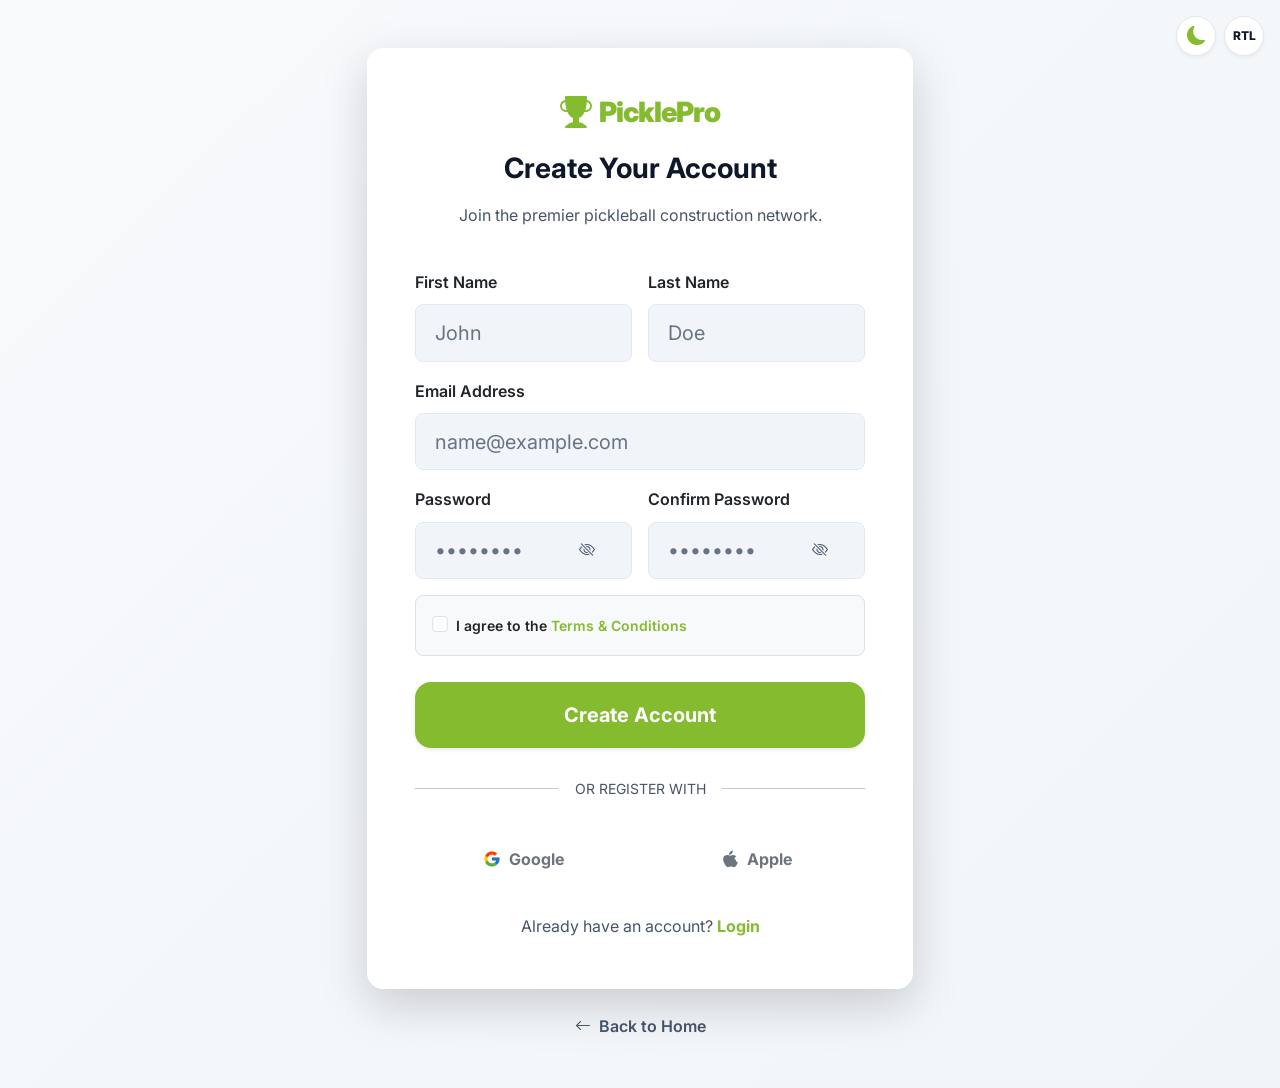
<file: register.html>
<!DOCTYPE html>
<html lang="en" dir="ltr" data-bs-theme="light">
<head>
    <meta charset="UTF-8">
    <meta name="viewport" content="width=device-width, initial-scale=1.0">
    <title>Register | PicklePro</title>
    <!-- Favicon -->
    <link rel='icon' type='image/png' href='assets/images/favicon.png'>
    <link rel='apple-touch-icon' href='assets/images/favicon.png'>
    
    <!-- Bootstrap CSS -->
    <link href="https://cdn.jsdelivr.net/npm/bootstrap@5.3.3/dist/css/bootstrap.min.css" rel="stylesheet">
    <link rel="stylesheet" href="https://cdn.jsdelivr.net/npm/bootstrap-icons@1.11.3/font/bootstrap-icons.min.css">
    <link href="https://fonts.googleapis.com/css2?family=Inter:wght@400;600;700;800&display=swap" rel="stylesheet">
    <link rel="stylesheet" href="assets/css/style.css">
    <style>
        body { background: linear-gradient(135deg, #f8fafc 0%, #f1f5f9 100%); }
        [data-bs-theme="dark"] body { background: linear-gradient(135deg, #0f172a 0%, #1e293b 100%); }
    </style>
</head>
<body class="bg-light">
    <!-- Controls -->
    <div class="position-fixed top-0 end-0 p-3 d-flex align-items-center" style="z-index: 1050;">
        <button class="mobile-control-btn theme-toggle-mobile me-2" id="theme-toggle">
            <i class="bi bi-moon-fill"></i>
        </button>
        <button class="mobile-control-btn rtl-toggle-mobile" id="rtl-toggle">
            RTL
        </button>
    </div>
    
    <div class="container">
        <div class="row justify-content-center align-items-center min-vh-100 py-5">
            <div class="col-11 col-sm-10 col-md-9 col-lg-6">
                <div class="card p-4 p-md-5 border-0 shadow-lg rounded-4">
                    <div class="text-center mb-4">
                        <a href="index.html" class="brand-identity mb-4">
                            <i class="bi bi-trophy-fill"></i>
                            <span>PicklePro</span>
                        </a>
                        <h3 class="fw-bold">Create Your Account</h3>
                        <p class="text-muted">Join the premier pickleball construction network.</p>
                    </div>

                    <form action="index.html">
                        <div class="row g-3">
                            <div class="col-md-6">
                                <label class="form-label fw-semibold">First Name</label>
                                <input type="text" class="form-control form-control-lg" placeholder="John" required>
                            </div>
                            <div class="col-md-6">
                                <label class="form-label fw-semibold">Last Name</label>
                                <input type="text" class="form-control form-control-lg" placeholder="Doe" required>
                            </div>
                            <div class="col-12">
                                <label class="form-label fw-semibold">Email Address</label>
                                <input type="email" class="form-control form-control-lg" placeholder="name@example.com" required>
                            </div>
                            <div class="col-md-6">
                                <label class="form-label fw-semibold">Password</label>
                                <div class="position-relative">
                                    <input type="password" class="form-control form-control-lg pe-5" placeholder="••••••••" id="passwordInput" required>
                                    <button type="button" class="btn border-0 position-absolute end-0 top-50 translate-middle-y me-2 shadow-none text-muted password-toggle" data-target="passwordInput">
                                        <i class="bi bi-eye-slash"></i>
                                    </button>
                                </div>
                            </div>
                            <div class="col-md-6">
                                <label class="form-label fw-semibold">Confirm Password</label>
                                <div class="position-relative">
                                    <input type="password" class="form-control form-control-lg pe-5" placeholder="••••••••" id="confirmPasswordInput" required>
                                    <button type="button" class="btn border-0 position-absolute end-0 top-50 translate-middle-y me-2 shadow-none text-muted password-toggle" data-target="confirmPasswordInput">
                                        <i class="bi bi-eye-slash"></i>
                                    </button>
                                </div>
                            </div>
                            <div class="col-12">
                                <div class="form-check p-3 border rounded-3 bg-light">
                                    <input type="checkbox" class="form-check-input ms-0 me-2" id="terms" required>
                                    <label class="form-check-label small fw-semibold" for="terms">I agree to the <a href="#" class="text-primary text-decoration-none">Terms & Conditions</a></label>
                                </div>
                            </div>
                            <div class="col-12 mt-4">
                                <button type="submit" class="btn btn-primary w-100 btn-lg shadow-sm py-3">Create Account</button>
                            </div>
                        </div>
                    </form>

                    <div class="text-center my-4 position-relative">
                        <hr>
                        <span class="px-3 text-muted small position-absolute top-50 start-50 translate-middle" style="z-index: 1; background-color: var(--bg-card);">OR REGISTER WITH</span>
                    </div>

                    <div class="row g-3 mb-4">
                        <div class="col-12 col-sm-6">
                            <button class="btn btn-outline-secondary w-100 d-flex align-items-center justify-content-center py-3">
                                <svg xmlns="http://www.w3.org/2000/svg" width="18" height="18" viewBox="0 0 48 48" class="me-2">
                                    <path fill="#FFC107" d="M43.611,20.083H42V20H24v8h11.303c-1.649,4.657-6.08,8-11.303,8c-6.627,0-12-5.373-12-12c0-6.627,5.373-12,12-12c3.059,0,5.842,1.154,7.961,3.039l5.657-5.657C34.046,6.053,29.268,4,24,4C12.955,4,4,12.955,4,24c0,11.045,8.955,20,20,20c11.045,0,20-8.955,20-20C44,22.659,43.862,21.35,43.611,20.083z"/>
                                    <path fill="#FF3D00" d="M6.306,14.691l6.571,4.819C14.655,15.108,18.961,12,24,12c3.059,0,5.842,1.154,7.961,3.039l5.657-5.657C34.046,6.053,29.268,4,24,4C16.318,4,9.656,8.337,6.306,14.691z"/>
                                    <path fill="#4CAF50" d="M24,44c5.166,0,9.86-1.977,13.409-5.192l-6.19-5.238C29.211,35.091,26.715,36,24,36c-5.202,0-9.619-3.317-11.283-7.946l-6.522,5.025C9.505,39.556,16.227,44,24,44z"/>
                                    <path fill="#1976D2" d="M43.611,20.083H42V20H24v8h11.303c-0.792,2.237-2.231,4.166-4.087,5.571c0.001-0.001,0.002-0.001,0.003-0.002l6.19,5.238C36.971,39.205,44,34,44,24C44,22.659,43.862,21.35,43.611,20.083z"/>
                                </svg> Google
                            </button>
                        </div>
                        <div class="col-12 col-sm-6">
                            <button class="btn btn-outline-secondary w-100 d-flex align-items-center justify-content-center py-3">
                                <svg xmlns="http://www.w3.org/2000/svg" width="18" height="18" viewBox="0 0 384 512" class="me-2">
                                    <path fill="currentColor" d="M318.7 268.7c-.2-36.7 16.4-64.4 50-84.8-18.8-26.9-47.2-41.7-84.7-44.6-35.5-2.8-74.3 21.8-88.5 21.8-11.4 0-51.1-20.8-83.6-20.8-42.3 0-83.2 24.3-104.5 61.4C-23.7 265 14.1 366.1 57 428.2c21 30.5 45.9 64.6 78.8 63.4 32-1.2 44.1-20.6 82.8-20.6 38.6 0 50 20.6 82.8 20.6 33.5 1.2 58.3-34.1 79.3-64.7 24.1-35.4 33.9-69.7 34.2-71.4-1-.3-65.7-25.2-66.4-100.8zM245.6 100c19-23 32-55 28.5-86.7-27.5 1.1-60.9 18.2-80.6 41.1-17.7 20.4-33.1 53.4-29.1 84 30.2 2.4 61.5-14.5 81.2-38.4z"/>
                                </svg> Apple
                            </button>
                        </div>
                    </div>

                    <p class="text-center mb-0 text-muted">Already have an account? <a href="login.html" class="fw-bold text-primary text-decoration-none">Login</a></p>
                </div>
                <div class="text-center mt-4">
                    <a href="index.html" class="text-decoration-none text-muted fw-semibold"><i class="bi bi-arrow-left me-1"></i> Back to Home</a>
                </div>
            </div>
        </div>
    </div>

    <script src="https://cdn.jsdelivr.net/npm/bootstrap@5.3.3/dist/js/bootstrap.bundle.min.js"></script>
    <script src="assets/js/main.js"></script>
</body>
</html>
</file>
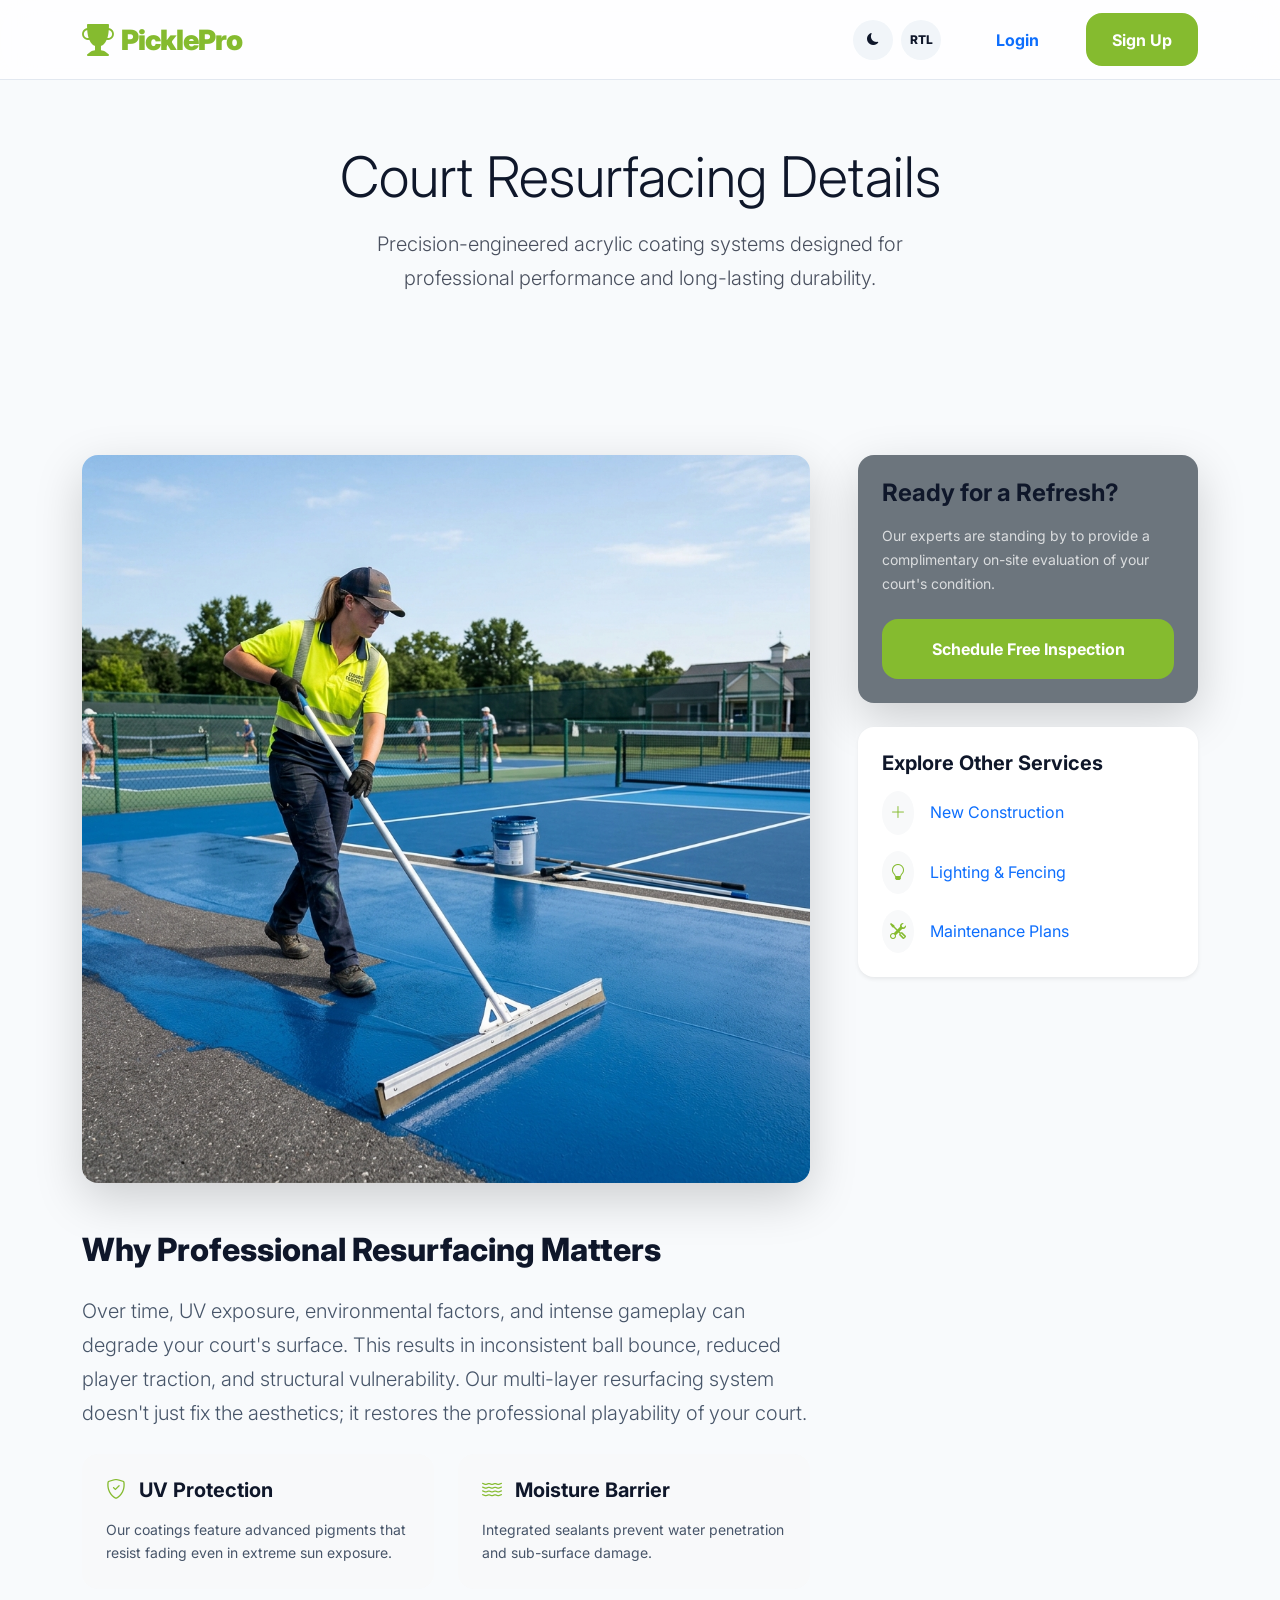
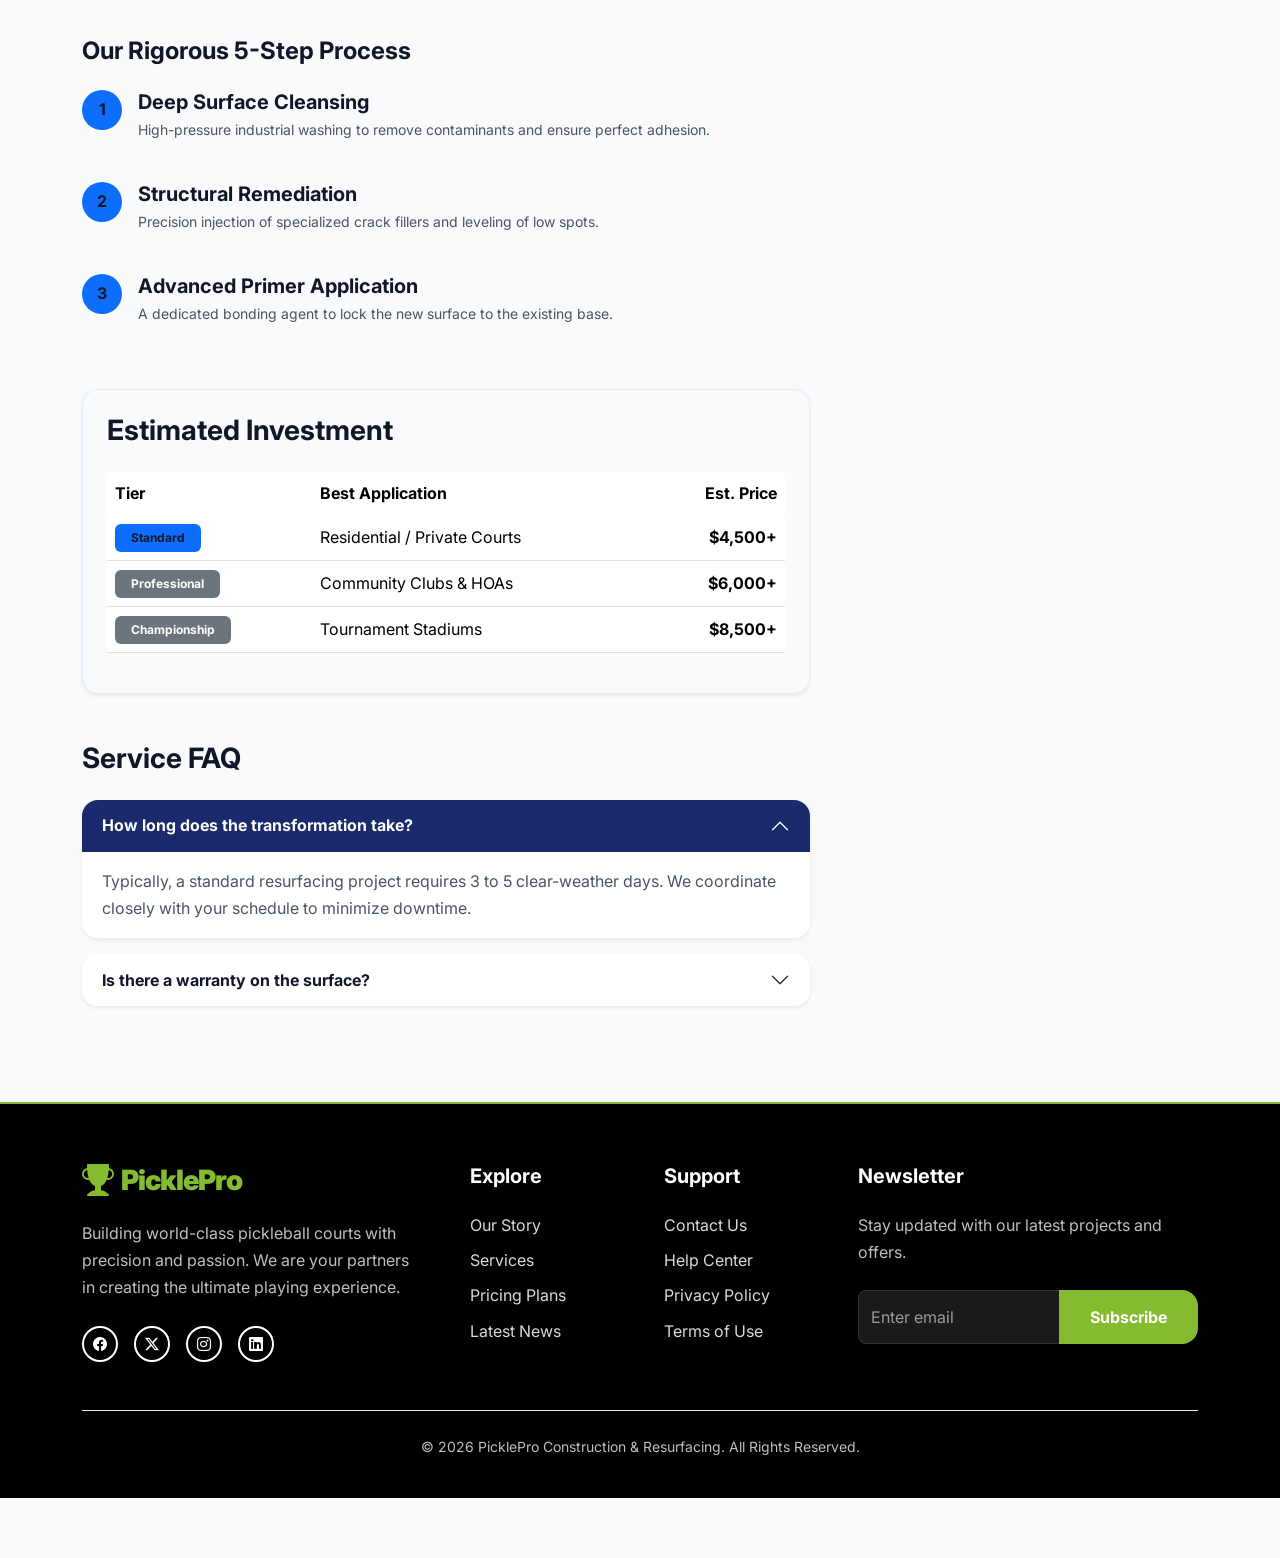
<file: service-details.html>
<!DOCTYPE html>
<html lang="en" dir="ltr" data-bs-theme="light">
<head>
    <meta charset="UTF-8">
    <meta name="viewport" content="width=device-width, initial-scale=1.0">
    <title>Service Details | PicklePro</title>
    <!-- Favicon -->
    <link rel='icon' type='image/png' href='assets/images/favicon.png'>
    <link rel='apple-touch-icon' href='assets/images/favicon.png'>
    
    <!-- Bootstrap CSS -->
    <link href="https://cdn.jsdelivr.net/npm/bootstrap@5.3.3/dist/css/bootstrap.min.css" rel="stylesheet">
    <link rel="stylesheet" href="https://cdn.jsdelivr.net/npm/bootstrap-icons@1.11.3/font/bootstrap-icons.min.css">
    <link href="https://fonts.googleapis.com/css2?family=Inter:wght@400;600;700;800&display=swap" rel="stylesheet">
    <link rel="stylesheet" href="assets/css/style.css">
</head>
<body>
    <!-- Header -->
    <header class="fixed-top">
        <nav class="navbar navbar-expand-lg">
            <div class="container">
                <a class="brand-identity" href="index.html">
                    <i class="bi bi-trophy-fill"></i>
                    <span>PicklePro</span>
                </a>
                
                <button class="navbar-toggler border-0 shadow-none" type="button" data-bs-toggle="offcanvas" data-bs-target="#offcanvasNavbar">
                    <i class="bi bi-list fs-1"></i>
                </button>

                <div class="offcanvas offcanvas-end" tabindex="-1" id="offcanvasNavbar">
                    <div class="offcanvas-header border-bottom">
                        <h5 class="offcanvas-title">
                            <a href="index.html" class="brand-identity">
                                <i class="bi bi-trophy-fill"></i>
                                <span>PicklePro</span>
                            </a>
                        </h5>
                        <button type="button" class="btn-close" data-bs-dismiss="offcanvas"></button>
                    </div>
                    <div class="offcanvas-body">
                        <div class="mobile-controls d-lg-none mb-4">
                            <div class="d-flex gap-2">
                                <button class="mobile-control-btn theme-toggle-mobile">
                                    <i class="bi bi-moon-fill"></i> Mode
                                </button>
                                <button class="mobile-control-btn rtl-toggle-mobile">
                                    <i class="bi bi-translate"></i> RTL
                                </button>
                            </div>
                        </div>
                        
                        <ul class="navbar-nav mx-auto">
                            <li class="nav-item"><a class="nav-link" href="index.html">Home 1</a></li>
                            <li class="nav-item"><a class="nav-link" href="home-2.html">Home 2</a></li>
                            <li class="nav-item"><a class="nav-link" href="about.html">About</a></li>
                            <li class="nav-item"><a class="nav-link active" href="services.html">Services</a></li>
                            <li class="nav-item"><a class="nav-link" href="pricing.html">Pricing</a></li>
                            <li class="nav-item"><a class="nav-link" href="blog.html">Blog</a></li>
                            <li class="nav-item"><a class="nav-link" href="contact.html">Contact</a></li>
                        </ul>
                        
                        <div class="d-lg-none mt-4">
                            <a href="login.html" class="btn btn-secondary w-100 mb-2">Login</a>
                            <a href="register.html" class="btn btn-primary w-100">Sign Up</a>
                        </div>
                    </div>
                </div>

                <div class="d-none d-lg-flex align-items-center gap-2">
                    <button class="btn" id="theme-toggle" title="Toggle Theme"><i class="bi bi-moon-fill fs-5"></i></button>
                    <button class="btn me-3" id="rtl-toggle" title="Toggle RTL">RTL</button>
                    <a href="login.html" class="btn btn-link text-main text-decoration-none fw-bold me-2">Login</a>
                    <a href="register.html" class="btn btn-primary px-4">Sign Up</a>
                </div>
            </div>
        </nav>
    </header>

    <main>
        <!-- Page Header -->
        <section class="page-hero py-5 mt-5">
            <div class="container text-center py-5">
                <h1 class="display-4 fw-800 mb-3">Court Resurfacing Details</h1>
                <p class="lead opacity-75 mx-auto" style="max-width: 600px;">Precision-engineered acrylic coating systems designed for professional performance and long-lasting durability.</p>
            </div>
        </section>

        <!-- Service Content -->
        <section class="py-5">
            <div class="container">
                <div class="row g-5">
                    <div class="col-lg-8">
                        <div class="position-relative mb-5">
                            <img src="assets/images/service-2.png" class="img-fluid rounded-4 shadow-lg w-100" alt="Resurfacing">
                        </div>
                        
                        <h2 class="fw-800 mb-4">Why Professional Resurfacing Matters</h2>
                        <p class="text-muted lead mb-4">Over time, UV exposure, environmental factors, and intense gameplay can degrade your court's surface. This results in inconsistent ball bounce, reduced player traction, and structural vulnerability. Our multi-layer resurfacing system doesn't just fix the aesthetics; it restores the professional playability of your court.</p>
                        
                        <div class="row g-4 mb-5">
                            <div class="col-md-6">
                                <div class="p-4 bg-light rounded-4 h-100">
                                    <h5 class="fw-bold"><i class="bi bi-shield-check text-primary me-2"></i> UV Protection</h5>
                                    <p class="small text-muted mb-0">Our coatings feature advanced pigments that resist fading even in extreme sun exposure.</p>
                                </div>
                            </div>
                            <div class="col-md-6">
                                <div class="p-4 bg-light rounded-4 h-100">
                                    <h5 class="fw-bold"><i class="bi bi-water text-primary me-2"></i> Moisture Barrier</h5>
                                    <p class="small text-muted mb-0">Integrated sealants prevent water penetration and sub-surface damage.</p>
                                </div>
                            </div>
                        </div>

                        <h4 class="fw-bold mb-4">Our Rigorous 5-Step Process</h4>
                        <div class="timeline-simple mb-5">
                            <div class="d-flex mb-4">
                                <div class="flex-shrink-0 me-3">
                                    <div class="rounded-circle bg-primary text-dark d-flex align-items-center justify-content-center fw-bold" style="width: 40px; height: 40px;">1</div>
                                </div>
                                <div>
                                    <h5 class="fw-bold mb-1">Deep Surface Cleansing</h5>
                                    <p class="text-muted small">High-pressure industrial washing to remove contaminants and ensure perfect adhesion.</p>
                                </div>
                            </div>
                            <div class="d-flex mb-4">
                                <div class="flex-shrink-0 me-3">
                                    <div class="rounded-circle bg-primary text-dark d-flex align-items-center justify-content-center fw-bold" style="width: 40px; height: 40px;">2</div>
                                </div>
                                <div>
                                    <h5 class="fw-bold mb-1">Structural Remediation</h5>
                                    <p class="text-muted small">Precision injection of specialized crack fillers and leveling of low spots.</p>
                                </div>
                            </div>
                            <div class="d-flex mb-4">
                                <div class="flex-shrink-0 me-3">
                                    <div class="rounded-circle bg-primary text-dark d-flex align-items-center justify-content-center fw-bold" style="width: 40px; height: 40px;">3</div>
                                </div>
                                <div>
                                    <h5 class="fw-bold mb-1">Advanced Primer Application</h5>
                                    <p class="text-muted small">A dedicated bonding agent to lock the new surface to the existing base.</p>
                                </div>
                            </div>
                        </div>

                        <!-- Service Pricing -->
                        <div class="bg-card p-4 rounded-4 shadow-sm mb-5 border border-primary border-opacity-10">
                            <h3 class="fw-bold mb-4">Estimated Investment</h3>
                            <div class="table-responsive">
                                <table class="table align-middle">
                                    <thead class="bg-light">
                                        <tr>
                                            <th class="border-0 rounded-start">Tier</th>
                                            <th class="border-0">Best Application</th>
                                            <th class="border-0 rounded-end text-end">Est. Price</th>
                                        </tr>
                                    </thead>
                                    <tbody>
                                        <tr>
                                            <td><span class="badge bg-primary text-dark px-3 py-2">Standard</span></td>
                                            <td>Residential / Private Courts</td>
                                            <td class="text-end fw-bold">$4,500+</td>
                                        </tr>
                                        <tr>
                                            <td><span class="badge bg-secondary px-3 py-2">Professional</span></td>
                                            <td>Community Clubs & HOAs</td>
                                            <td class="text-end fw-bold">$6,000+</td>
                                        </tr>
                                        <tr>
                                            <td><span class="badge bg-secondary px-3 py-2">Championship</span></td>
                                            <td>Tournament Stadiums</td>
                                            <td class="text-end fw-bold">$8,500+</td>
                                        </tr>
                                    </tbody>
                                </table>
                            </div>
                        </div>

                        <!-- FAQ Section -->
                        <div class="mb-5">
                            <h3 class="fw-bold mb-4">Service FAQ</h3>
                            <div class="accordion" id="serviceFaq">
                                <div class="accordion-item border-0 mb-3 shadow-sm rounded-4 overflow-hidden">
                                    <h2 class="accordion-header">
                                        <button class="accordion-button fw-bold" type="button" data-bs-toggle="collapse" data-bs-target="#faq1">
                                            How long does the transformation take?
                                        </button>
                                    </h2>
                                    <div id="faq1" class="accordion-collapse collapse show" data-bs-parent="#serviceFaq">
                                        <div class="accordion-body text-muted">
                                            Typically, a standard resurfacing project requires 3 to 5 clear-weather days. We coordinate closely with your schedule to minimize downtime.
                                        </div>
                                    </div>
                                </div>
                                <div class="accordion-item border-0 mb-3 shadow-sm rounded-4 overflow-hidden">
                                    <h2 class="accordion-header">
                                        <button class="accordion-button collapsed fw-bold" type="button" data-bs-toggle="collapse" data-bs-target="#faq2">
                                            Is there a warranty on the surface?
                                        </button>
                                    </h2>
                                    <div id="faq2" class="accordion-collapse collapse" data-bs-parent="#serviceFaq">
                                        <div class="accordion-body text-muted">
                                            Yes, all our resurfacing projects come with a 5-year premium warranty against peeling and significant fading under normal play conditions.
                                        </div>
                                    </div>
                                </div>
                            </div>
                        </div>
                    </div>

                    <!-- Sidebar -->
                    <div class="col-lg-4">
                        <div class="sticky-top" style="top: 100px; z-index: 10;">
                            <div class="card p-4 border-0 shadow-lg mb-4 bg-secondary text-white">
                                <h4 class="fw-bold mb-3">Ready for a Refresh?</h4>
                                <p class="small opacity-75 mb-4">Our experts are standing by to provide a complimentary on-site evaluation of your court's condition.</p>
                                <a href="contact.html" class="btn btn-primary w-100 py-3">Schedule Free Inspection</a>
                            </div>
                            
                            <div class="card p-4 border-0 shadow-sm">
                                <h5 class="fw-bold mb-3">Explore Other Services</h5>
                                <ul class="list-unstyled mb-0">
                                    <li class="mb-3">
                                        <a href="#" class="text-decoration-none text-main d-flex align-items-center">
                                            <div class="rounded-circle bg-light p-2 me-3"><i class="bi bi-plus-lg text-primary"></i></div>
                                            New Construction
                                        </a>
                                    </li>
                                    <li class="mb-3">
                                        <a href="#" class="text-decoration-none text-main d-flex align-items-center">
                                            <div class="rounded-circle bg-light p-2 me-3"><i class="bi bi-lightbulb text-primary"></i></div>
                                            Lighting & Fencing
                                        </a>
                                    </li>
                                    <li>
                                        <a href="#" class="text-decoration-none text-main d-flex align-items-center">
                                            <div class="rounded-circle bg-light p-2 me-3"><i class="bi bi-tools text-primary"></i></div>
                                            Maintenance Plans
                                        </a>
                                    </li>
                                </ul>
                            </div>
                        </div>
                    </div>
                </div>
            </div>
        </section>
    </main>

    <!-- Footer -->
    <footer>
        <div class="container">
            <div class="row g-5">
                <div class="col-lg-4">
                    <a class="brand-identity mb-4" href="index.html">
                        <i class="bi bi-trophy-fill"></i>
                        <span>PicklePro</span>
                    </a>
                    <p class="text-white opacity-75 mb-4">Building world-class pickleball courts with precision and passion. We are your partners in creating the ultimate playing experience.</p>
                    <div class="d-flex gap-3">
                        <a href="#" class="btn btn-outline-light btn-sm rounded-circle p-2" style="width: 36px; height: 36px; display: flex; align-items: center; justify-content: center;"><i class="bi bi-facebook"></i></a>
                        <a href="#" class="btn btn-outline-light btn-sm rounded-circle p-2" style="width: 36px; height: 36px; display: flex; align-items: center; justify-content: center;"><i class="bi bi-twitter-x"></i></a>
                        <a href="#" class="btn btn-outline-light btn-sm rounded-circle p-2" style="width: 36px; height: 36px; display: flex; align-items: center; justify-content: center;"><i class="bi bi-instagram"></i></a>
                        <a href="#" class="btn btn-outline-light btn-sm rounded-circle p-2" style="width: 36px; height: 36px; display: flex; align-items: center; justify-content: center;"><i class="bi bi-linkedin"></i></a>
                    </div>
                </div>
                <div class="col-lg-2 col-md-4">
                    <h5 class="text-white fw-bold mb-4">Explore</h5>
                    <ul class="list-unstyled footer-links">
                        <li class="mb-2"><a href="about.html">Our Story</a></li>
                        <li class="mb-2"><a href="services.html">Services</a></li>
                        <li class="mb-2"><a href="pricing.html">Pricing Plans</a></li>
                        <li class="mb-2"><a href="blog.html">Latest News</a></li>
                    </ul>
                </div>
                <div class="col-lg-2 col-md-4">
                    <h5 class="text-white fw-bold mb-4">Support</h5>
                    <ul class="list-unstyled footer-links">
                        <li class="mb-2"><a href="contact.html">Contact Us</a></li>
                        <li class="mb-2"><a href="#">Help Center</a></li>
                        <li class="mb-2"><a href="#">Privacy Policy</a></li>
                        <li class="mb-2"><a href="#">Terms of Use</a></li>
                    </ul>
                </div>
                <div class="col-lg-4 col-md-4">
                    <h5 class="text-white fw-bold mb-4">Newsletter</h5>
                    <p class="text-white opacity-75 mb-4">Stay updated with our latest projects and offers.</p>
                    <form>
                        <div class="input-group">
                            <input type="email" class="form-control border-0 text-white" placeholder="Enter email" style="padding: 12px;">
                            <button class="btn btn-primary" type="button">Subscribe</button>
                        </div>
                    </form>
                </div>
            </div>
            <div class="border-top border-white border-opacity-10 mt-5 pt-4 text-center">
                <p class="text-white opacity-75 small mb-0">&copy; 2026 PicklePro Construction & Resurfacing. All Rights Reserved.</p>
            </div>
        </div>
    </footer>

    <a href="#" id="back-to-top" class="btn btn-primary rounded-circle p-3 shadow">
        <i class="bi bi-arrow-up"></i>
    </a>

    <script src="https://cdn.jsdelivr.net/npm/bootstrap@5.3.3/dist/js/bootstrap.bundle.min.js"></script>
    <script src="assets/js/main.js"></script>
</body>
</html>
</file>
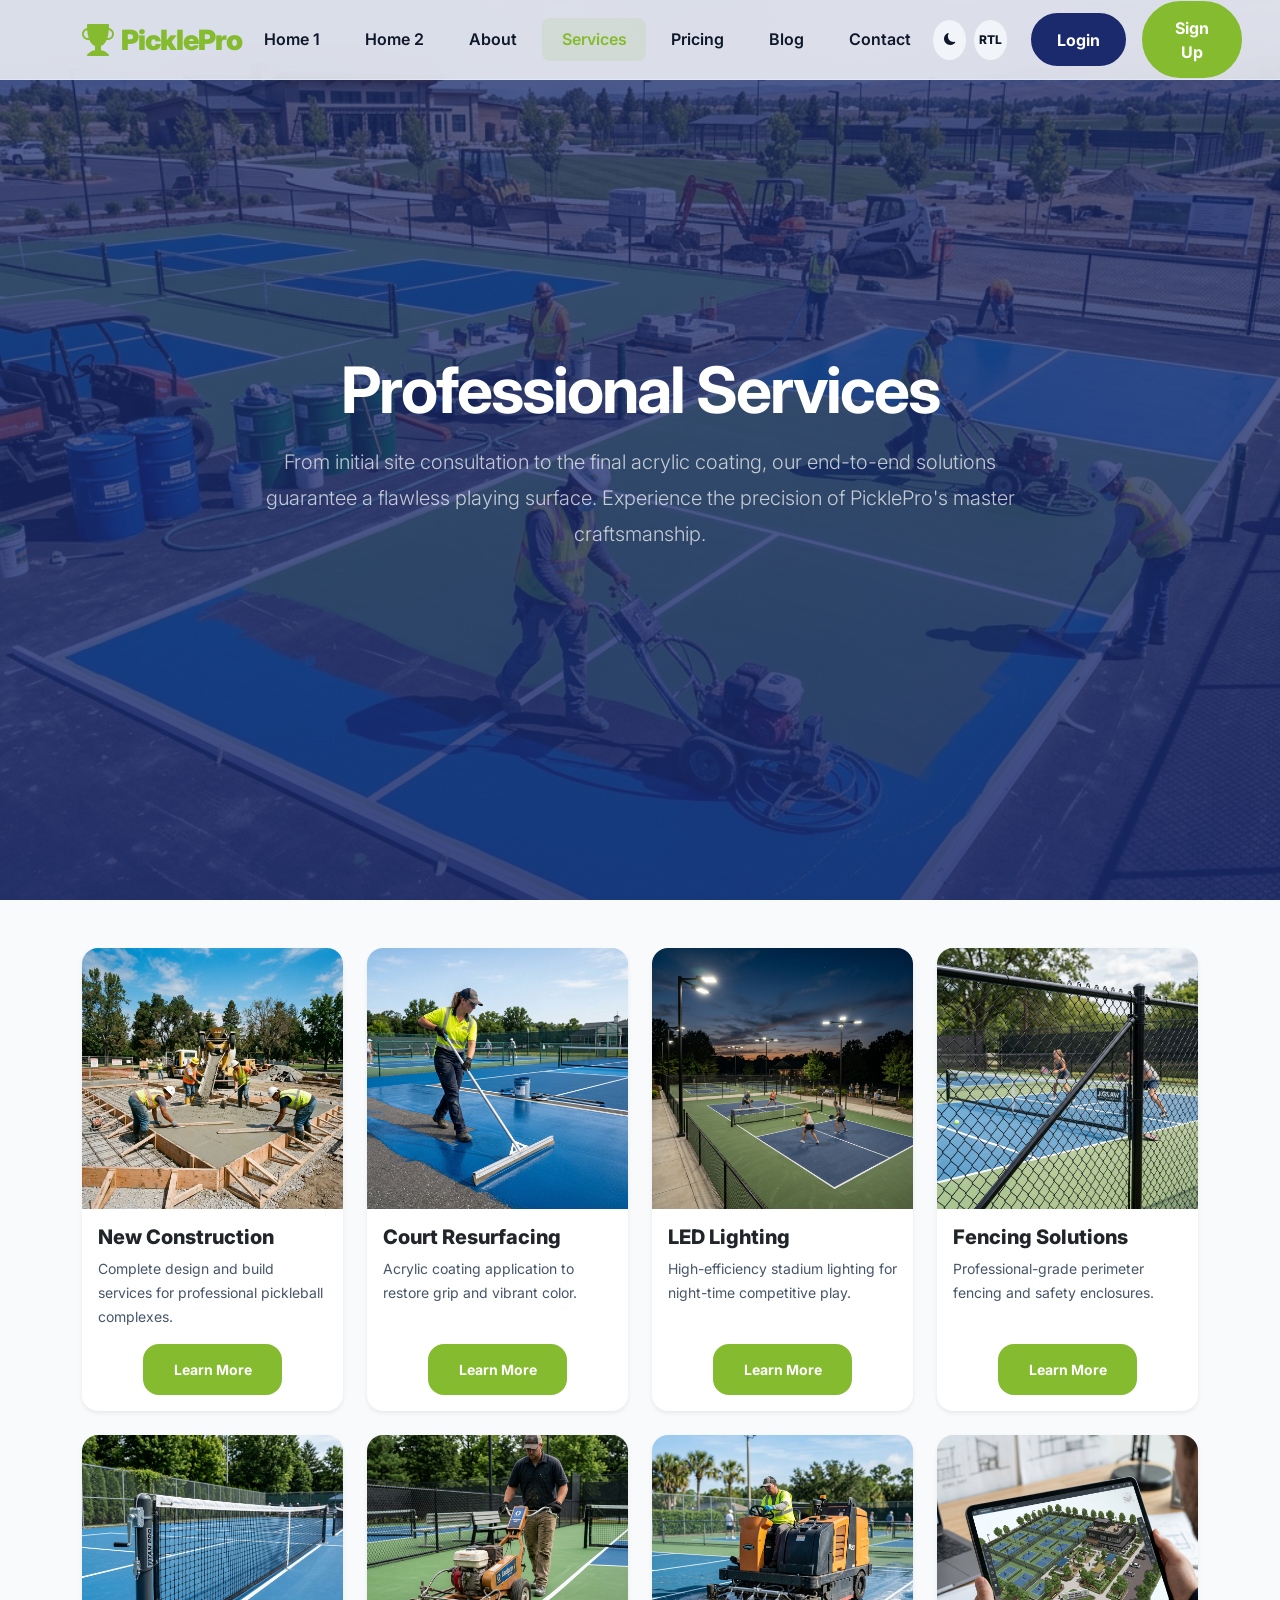
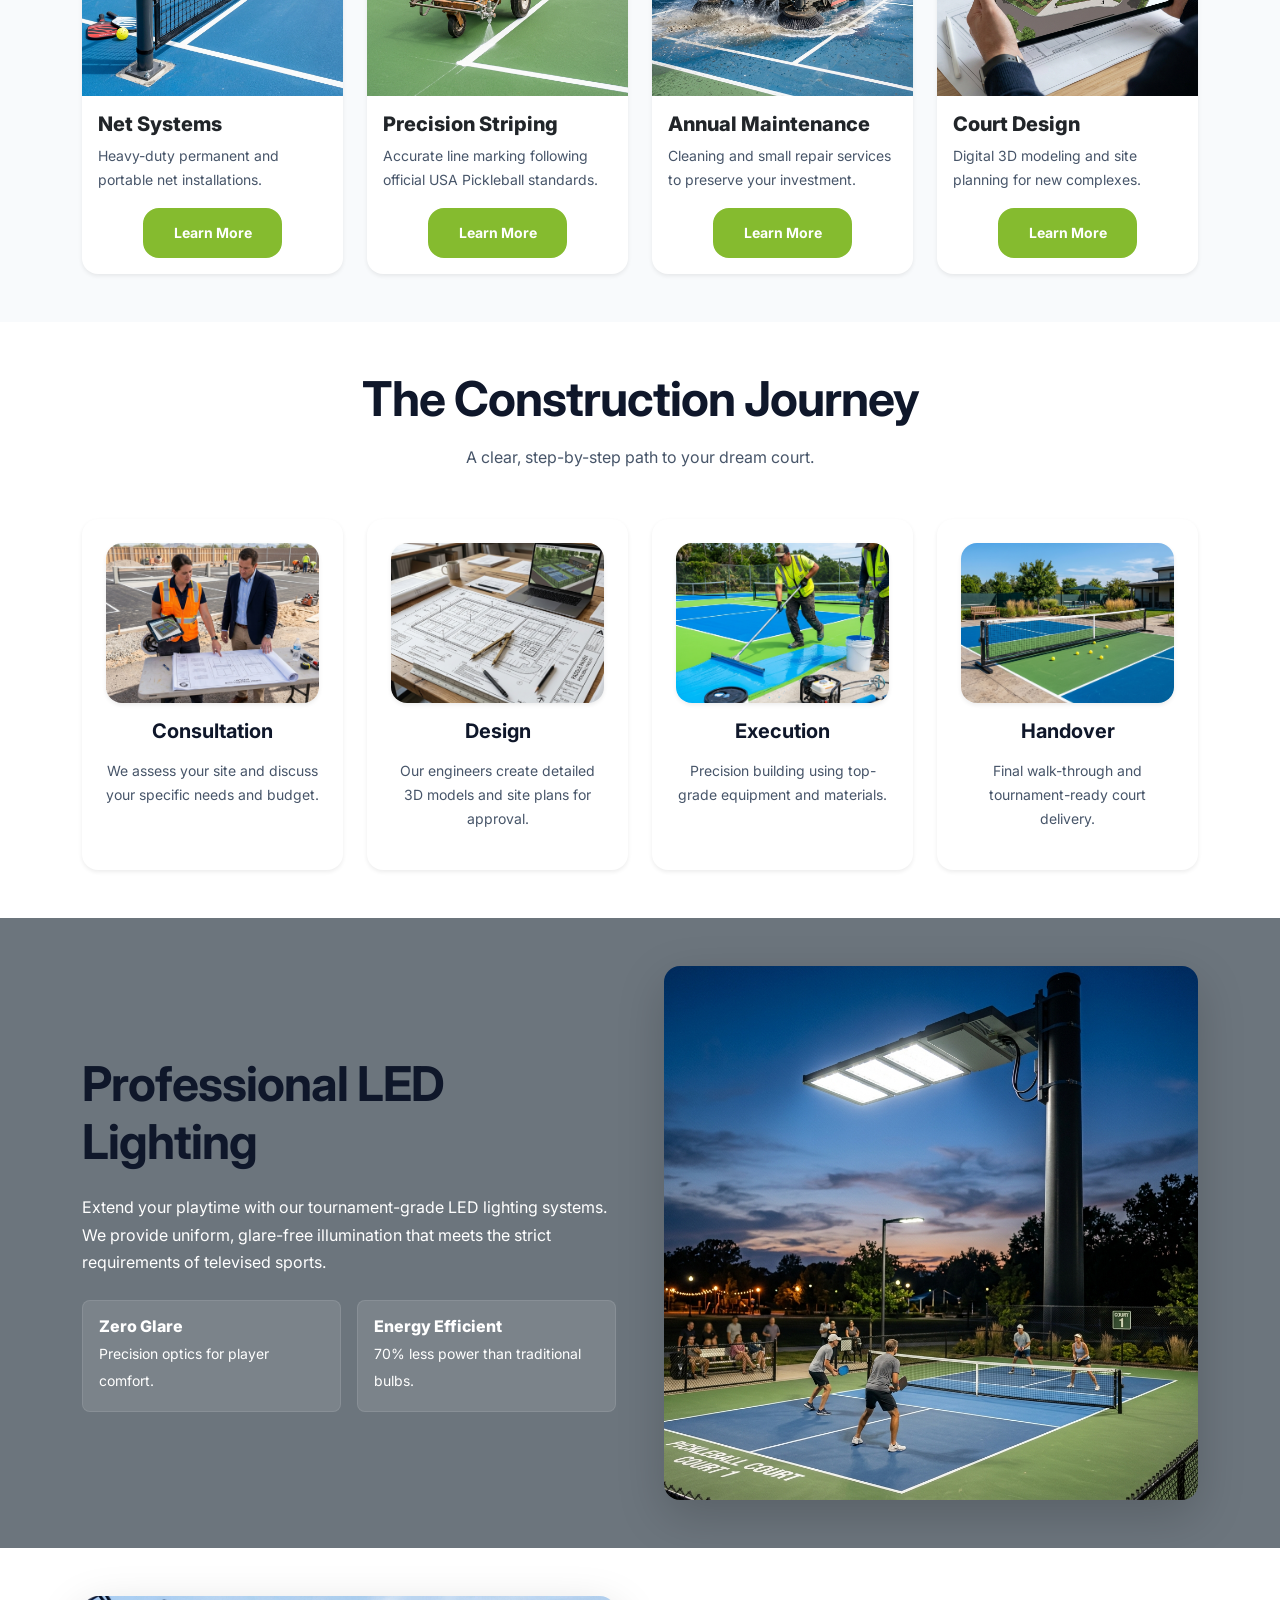
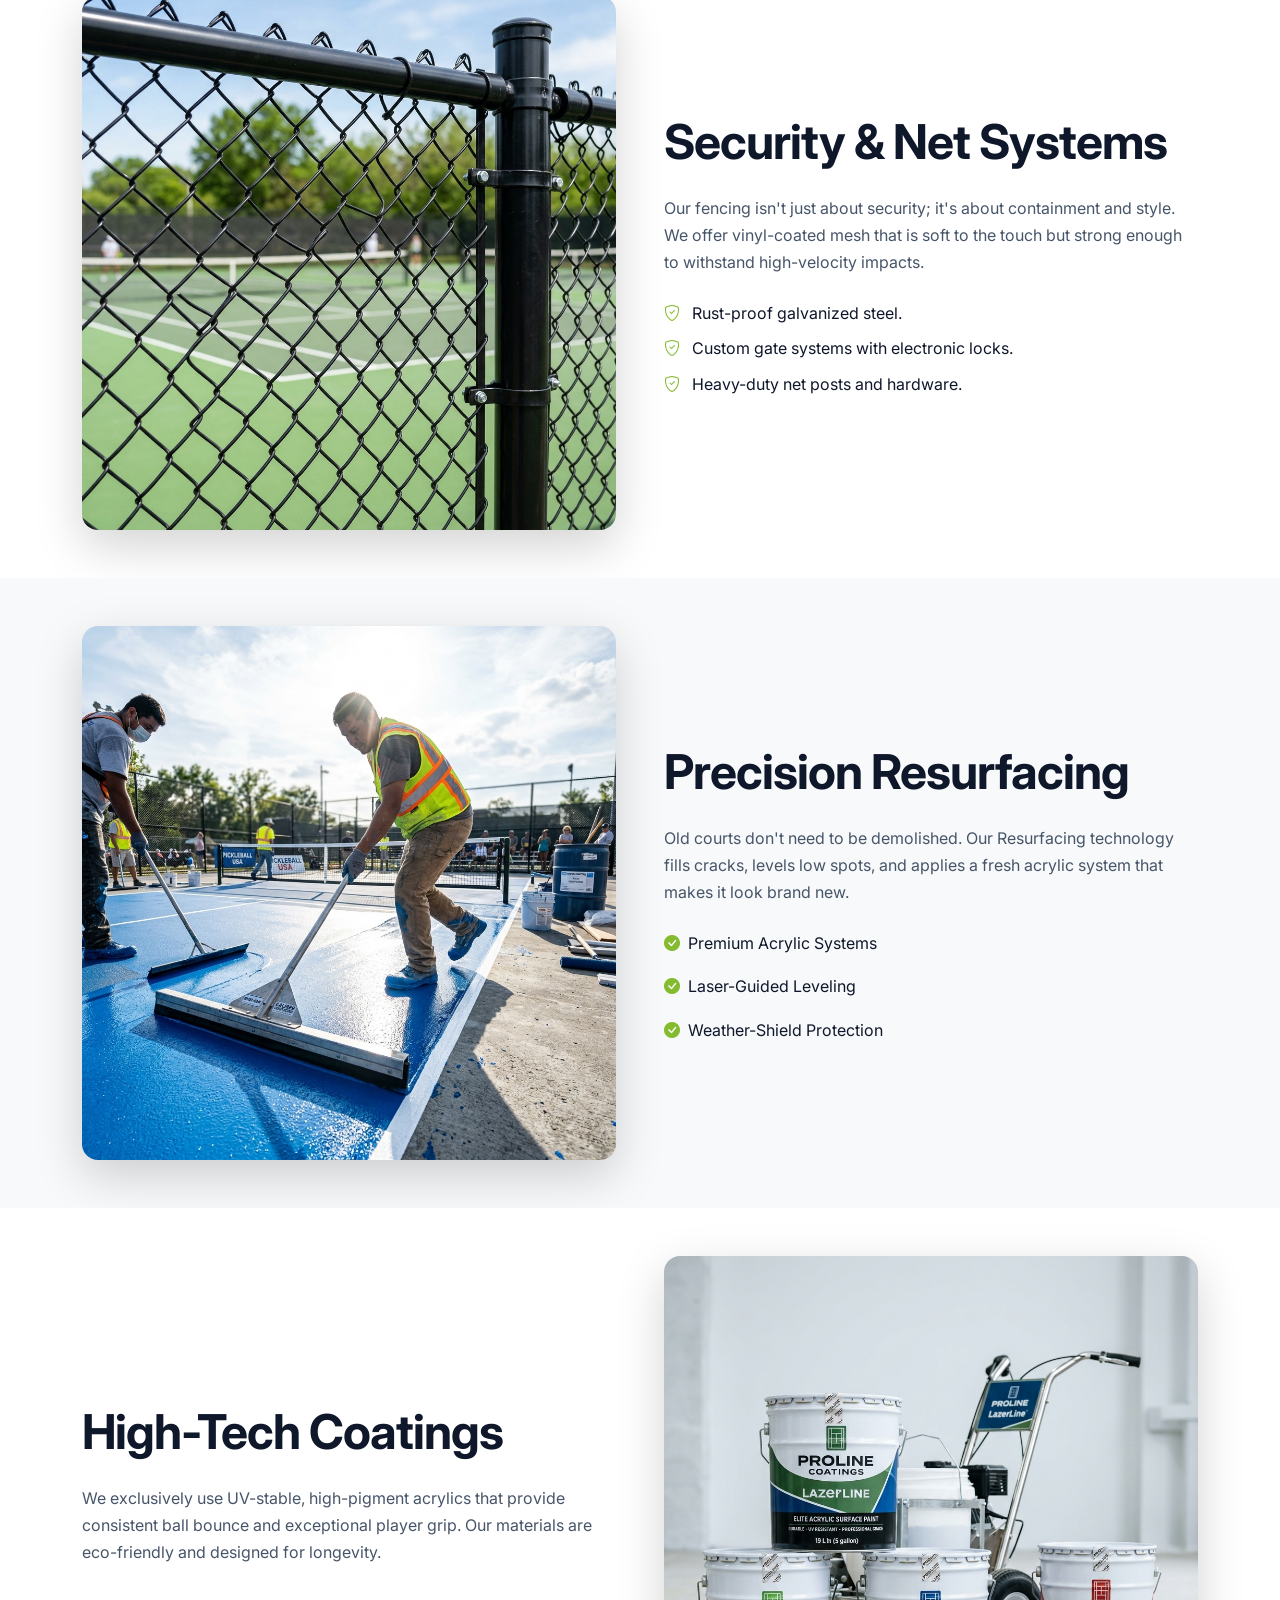
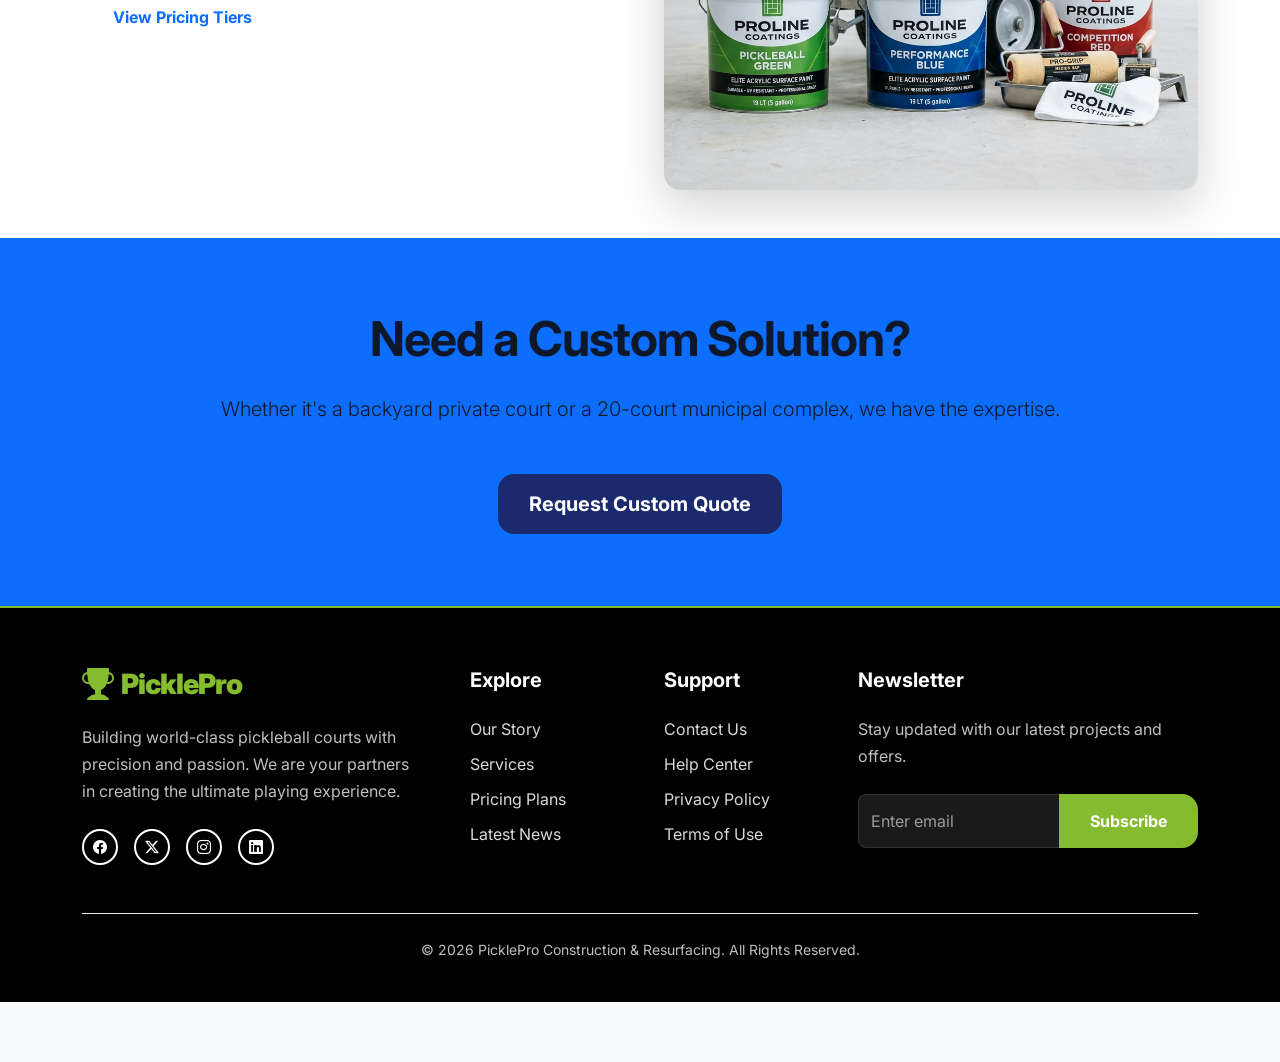
<file: services.html>
<!DOCTYPE html>
<html lang="en" dir="ltr" data-bs-theme="light">
<head>
    <meta charset="UTF-8">
    <meta name="viewport" content="width=device-width, initial-scale=1.0">
    <title>Our Services | PicklePro</title>
    <!-- Favicon -->
    <link rel='icon' type='image/png' href='assets/images/favicon.png'>
    <link rel='apple-touch-icon' href='assets/images/favicon.png'>
    
    <!-- Bootstrap CSS -->
    <link href="https://cdn.jsdelivr.net/npm/bootstrap@5.3.3/dist/css/bootstrap.min.css" rel="stylesheet">
    <link rel="stylesheet" href="https://cdn.jsdelivr.net/npm/bootstrap-icons@1.11.3/font/bootstrap-icons.min.css">
    <link href="https://fonts.googleapis.com/css2?family=Inter:wght@400;600;700;800&display=swap" rel="stylesheet">
    <link rel="stylesheet" href="assets/css/style.css">
    <style>
        .lighting-card {
            transition: all 0.3s ease;
        }
        .lighting-card:hover {
            transform: translateY(-5px);
            background-color: rgba(255, 255, 255, 0.2) !important;
            border-color: var(--primary-color) !important;
            box-shadow: 0 10px 20px rgba(0,0,0,0.2);
        }
    </style>
</head>
<body>
    <!-- Header -->
    <!-- Header -->
    <header class="fixed-top">
        <nav class="navbar navbar-expand-lg">
            <div class="container">
                <a class="brand-identity" href="index.html">
                    <i class="bi bi-trophy-fill"></i>
                    <span>PicklePro</span>
                </a>
                
                <button class="navbar-toggler border-0 shadow-none" type="button" data-bs-toggle="offcanvas" data-bs-target="#offcanvasNavbar">
                    <i class="bi bi-list fs-1"></i>
                </button>

                <div class="offcanvas offcanvas-end" tabindex="-1" id="offcanvasNavbar">
                    <div class="offcanvas-header border-bottom">
                        <h5 class="offcanvas-title">
                            <a href="index.html" class="brand-identity">
                                <i class="bi bi-trophy-fill"></i>
                                <span>PicklePro</span>
                            </a>
                        </h5>
                        <button type="button" class="btn-close" data-bs-dismiss="offcanvas"></button>
                    </div>
                    <div class="offcanvas-body">
                        <ul class="navbar-nav mb-4">
                             <li class="nav-item"><a class="nav-link" href="index.html">Home 1</a></li>
                             <li class="nav-item"><a class="nav-link" href="home-2.html">Home 2</a></li>
                            <li class="nav-item"><a class="nav-link" href="about.html">About</a></li>
                            <li class="nav-item"><a class="nav-link active" href="services.html">Services</a></li>
                            <li class="nav-item"><a class="nav-link" href="pricing.html">Pricing</a></li>
                            <li class="nav-item"><a class="nav-link" href="blog.html">Blog</a></li>
                            <li class="nav-item"><a class="nav-link contact-link" href="contact.html">Contact</a></li>
                        </ul>
                        
                        <div class="offcanvas-footer mt-auto pt-4 border-top">
                            <div class="d-flex align-items-center gap-2">
                                <button class="btn btn-outline-dark rounded-circle rtl-toggle-mobile" style="width: 45px; height: 45px; display: flex; align-items: center; justify-content: center; padding: 0;">RTL</button>
                                <button class="btn btn-outline-dark rounded-circle theme-toggle-mobile" style="width: 45px; height: 45px; display: flex; align-items: center; justify-content: center; padding: 0;"><i class="bi bi-moon-fill"></i></button>
                                <a href="login.html" class="btn btn-primary flex-grow-1">Login</a>
                                <a href="register.html" class="btn btn-primary flex-grow-1">Sign Up</a>
                            </div>
                        </div>
                    </div>
                </div>

                <div class="collapse navbar-collapse" id="navbarNav">
                    <ul class="navbar-nav mx-auto">
                        <li class="nav-item"><a class="nav-link" href="index.html">Home 1</a></li>
                        <li class="nav-item"><a class="nav-link" href="home-2.html">Home 2</a></li>
                        <li class="nav-item"><a class="nav-link" href="about.html">About</a></li>
                        <li class="nav-item"><a class="nav-link active" href="services.html">Services</a></li>
                        <li class="nav-item"><a class="nav-link" href="pricing.html">Pricing</a></li>
                        <li class="nav-item"><a class="nav-link" href="blog.html">Blog</a></li>
                        <li class="nav-item"><a class="nav-link" href="contact.html">Contact</a></li>
                    </ul>
                </div>

                <div class="d-none d-lg-flex align-items-center gap-2">
                    <button class="btn" id="theme-toggle" title="Toggle Theme"><i class="bi bi-moon-fill fs-5"></i></button>
                    <button class="btn me-3" id="rtl-toggle" title="Toggle RTL">RTL</button>
                    <a href="login.html" class="btn btn-secondary rounded-pill px-4 me-2">Login</a>
                    <a href="register.html" class="btn btn-primary rounded-pill px-4">Sign Up</a>
                </div>
            </div>
        </nav>
    </header>

    <main>
        <!-- Page Header -->
        <section class="hero services-hero text-white">
            <div class="container text-center">
                <h1 class="display-3 fw-bold mb-3">Professional Services</h1>
                <p class="lead mx-auto" style="max-width: 800px; opacity: 0.9; line-height: 1.8;">From initial site consultation to the final acrylic coating, our end-to-end solutions guarantee a flawless playing surface. Experience the precision of PicklePro's master craftsmanship.</p>
            </div>
        </section>

        <!-- Services Grid -->
        <section class="py-5">
            <div class="container">
                <div class="row g-4">
                    <!-- Service 1 -->
                    <div class="col-md-6 col-lg-3">
                        <div class="card h-100 shadow-sm border-0">
                            <img src="assets/images/service-1.png" class="card-img-top" alt="Construction">
                            <div class="card-body d-flex flex-column">
                                <h5 class="card-title">New Construction</h5>
                                <p class="card-text text-muted small">Complete design and build services for professional pickleball complexes.</p>
                                <div class="text-center mt-auto">
                                    <a href="service-details.html" class="btn btn-primary btn-sm">Learn More</a>
                                </div>
                            </div>
                        </div>
                    </div>
                    <!-- Service 2 -->
                    <div class="col-md-6 col-lg-3">
                        <div class="card h-100 shadow-sm border-0">
                            <img src="assets/images/service-2.png" class="card-img-top" alt="Resurfacing">
                            <div class="card-body d-flex flex-column">
                                <h5 class="card-title">Court Resurfacing</h5>
                                <p class="card-text text-muted small">Acrylic coating application to restore grip and vibrant color.</p>
                                <div class="text-center mt-auto">
                                    <a href="service-details.html" class="btn btn-primary btn-sm">Learn More</a>
                                </div>
                            </div>
                        </div>
                    </div>
                    <!-- Service 3 -->
                    <div class="col-md-6 col-lg-3">
                        <div class="card h-100 shadow-sm border-0">
                            <img src="assets/images/service-3.png" class="card-img-top" alt="Lighting">
                            <div class="card-body d-flex flex-column">
                                <h5 class="card-title">LED Lighting</h5>
                                <p class="card-text text-muted small">High-efficiency stadium lighting for night-time competitive play.</p>
                                <div class="text-center mt-auto">
                                    <a href="service-details.html" class="btn btn-primary btn-sm">Learn More</a>
                                </div>
                            </div>
                        </div>
                    </div>
                    <!-- Service 4 -->
                    <div class="col-md-6 col-lg-3">
                        <div class="card h-100 shadow-sm border-0">
                            <img src="assets/images/service-4.png" class="card-img-top" alt="Fencing">
                            <div class="card-body d-flex flex-column">
                                <h5 class="card-title">Fencing Solutions</h5>
                                <p class="card-text text-muted small">Professional-grade perimeter fencing and safety enclosures.</p>
                                <div class="text-center mt-auto">
                                    <a href="service-details.html" class="btn btn-primary btn-sm">Learn More</a>
                                </div>
                            </div>
                        </div>
                    </div>
                    <!-- Service 5 -->
                    <div class="col-md-6 col-lg-3">
                        <div class="card h-100 shadow-sm border-0">
                            <img src="assets/images/service-5.png" class="card-img-top" alt="Nets">
                            <div class="card-body d-flex flex-column">
                                <h5 class="card-title">Net Systems</h5>
                                <p class="card-text text-muted small">Heavy-duty permanent and portable net installations.</p>
                                <div class="text-center mt-auto">
                                    <a href="service-details.html" class="btn btn-primary btn-sm">Learn More</a>
                                </div>
                            </div>
                        </div>
                    </div>
                    <!-- Service 6 -->
                    <div class="col-md-6 col-lg-3">
                        <div class="card h-100 shadow-sm border-0">
                            <img src="assets/images/service-6.png" class="card-img-top" alt="Striping">
                            <div class="card-body d-flex flex-column">
                                <h5 class="card-title">Precision Striping</h5>
                                <p class="card-text text-muted small">Accurate line marking following official USA Pickleball standards.</p>
                                <div class="text-center mt-auto">
                                    <a href="service-details.html" class="btn btn-primary btn-sm">Learn More</a>
                                </div>
                            </div>
                        </div>
                    </div>
                    <!-- Service 7 -->
                    <div class="col-md-6 col-lg-3">
                        <div class="card h-100 shadow-sm border-0">
                            <img src="assets/images/service-7.png" class="card-img-top" alt="Maintenance">
                            <div class="card-body d-flex flex-column">
                                <h5 class="card-title">Annual Maintenance</h5>
                                <p class="card-text text-muted small">Cleaning and small repair services to preserve your investment.</p>
                                <div class="text-center mt-auto">
                                    <a href="service-details.html" class="btn btn-primary btn-sm">Learn More</a>
                                </div>
                            </div>
                        </div>
                    </div>
                    <!-- Service 8 -->
                    <div class="col-md-6 col-lg-3">
                        <div class="card h-100 shadow-sm border-0">
                            <img src="assets/images/service-8.png" class="card-img-top" alt="Planning">
                            <div class="card-body d-flex flex-column">
                                <h5 class="card-title">Court Design</h5>
                                <p class="card-text text-muted small">Digital 3D modeling and site planning for new complexes.</p>
                                <div class="text-center mt-auto">
                                    <a href="service-details.html" class="btn btn-primary btn-sm">Learn More</a>
                                </div>
                            </div>
                        </div>
                    </div>
                </div>
            </div>
        </section>
        <!-- How We Work (New Section 1) -->
        <section class="py-5 bg-white">
            <div class="container">
                <div class="text-center mb-5">
                    <h2 class="display-5 fw-bold">The Construction Journey</h2>
                    <p class="text-muted">A clear, step-by-step path to your dream court.</p>
                </div>
                <div class="row g-4">
                    <div class="col-lg-3 col-md-6 text-center">
                        <div class="p-4 border-0 shadow-sm rounded-4 h-100 hover-card hover-lift shadow-hover transition-base bg-white">
                            <div class="rounded-4 overflow-hidden mb-3 mx-auto shadow-sm" style="width: 100%; height: 160px;">
                                <img src="assets/images/process-1.png" class="w-100 h-100 object-fit-cover" alt="Consultation">
                            </div>
                            <h5 class="fw-bold">Consultation</h5>
                            <p class="small text-muted">We assess your site and discuss your specific needs and budget.</p>
                        </div>
                    </div>
                    <div class="col-lg-3 col-md-6 text-center">
                        <div class="p-4 border-0 shadow-sm rounded-4 h-100 hover-card hover-lift shadow-hover transition-base bg-white">
                            <div class="rounded-4 overflow-hidden mb-3 mx-auto shadow-sm" style="width: 100%; height: 160px;">
                                <img src="assets/images/process-2.png" class="w-100 h-100 object-fit-cover" alt="Design">
                            </div>
                            <h5 class="fw-bold">Design</h5>
                            <p class="small text-muted">Our engineers create detailed 3D models and site plans for approval.</p>
                        </div>
                    </div>
                    <div class="col-lg-3 col-md-6 text-center">
                        <div class="p-4 border-0 shadow-sm rounded-4 h-100 hover-card hover-lift shadow-hover transition-base bg-white">
                            <div class="rounded-4 overflow-hidden mb-3 mx-auto shadow-sm" style="width: 100%; height: 160px;">
                                <img src="assets/images/process-3.png" class="w-100 h-100 object-fit-cover" alt="Execution">
                            </div>
                            <h5 class="fw-bold">Execution</h5>
                            <p class="small text-muted">Precision building using top-grade equipment and materials.</p>
                        </div>
                    </div>
                    <div class="col-lg-3 col-md-6 text-center">
                        <div class="p-4 border-0 shadow-sm rounded-4 h-100 hover-card hover-lift shadow-hover transition-base bg-white">
                            <div class="rounded-4 overflow-hidden mb-3 mx-auto shadow-sm" style="width: 100%; height: 160px;">
                                <img src="assets/images/process-4.png" class="w-100 h-100 object-fit-cover" alt="Handover">
                            </div>
                            <h5 class="fw-bold">Handover</h5>
                            <p class="small text-muted">Final walk-through and tournament-ready court delivery.</p>
                        </div>
                    </div>
                </div>
            </div>
        </section>

        <!-- Advanced Lighting (New Section 5) -->
        <section class="py-5 bg-secondary text-white">
            <div class="container">
                <div class="row align-items-center g-5">
                    <div class="col-lg-6 order-lg-2">
                        <img src="assets/images/lighting.png" class="img-fluid rounded-4 shadow-lg" alt="Sports Lighting">
                    </div>
                    <div class="col-lg-6 order-lg-1">
                        <h2 class="display-5 fw-bold mb-4">Professional LED Lighting</h2>
                        <p class="text-white mb-4">Extend your playtime with our tournament-grade LED lighting systems. We provide uniform, glare-free illumination that meets the strict requirements of televised sports.</p>
                        <div class="row g-3">
                            <div class="col-6">
                                <div class="p-3 bg-white bg-opacity-10 rounded-3 border border-white border-opacity-10 lighting-card">
                                    <h6 class="text-primary mb-1">Zero Glare</h6>
                                    <small class="text-white">Precision optics for player comfort.</small>
                                </div>
                            </div>
                            <div class="col-6">
                                <div class="p-3 bg-white bg-opacity-10 rounded-3 border border-white border-opacity-10 lighting-card">
                                    <h6 class="text-primary mb-1">Energy Efficient</h6>
                                    <small class="text-white">70% less power than traditional bulbs.</small>
                                </div>
                            </div>
                        </div>
                    </div>
                </div>
            </div>
        </section>

        <!-- Fencing & Hardware (New Section 6) -->
        <section class="py-5 bg-white">
            <div class="container">
                <div class="row align-items-center g-5">
                    <div class="col-lg-6">
                        <img src="assets/images/fencing.png" class="img-fluid rounded-4 shadow-lg" alt="Fencing">
                    </div>
                    <div class="col-lg-6">
                        <h2 class="display-5 fw-bold mb-4">Security & Net Systems</h2>
                        <p class="text-muted mb-4">Our fencing isn't just about security; it's about containment and style. We offer vinyl-coated mesh that is soft to the touch but strong enough to withstand high-velocity impacts.</p>
                        <ul class="list-unstyled">
                            <li class="mb-2"><i class="bi bi-shield-check text-primary me-2"></i> Rust-proof galvanized steel.</li>
                            <li class="mb-2"><i class="bi bi-shield-check text-primary me-2"></i> Custom gate systems with electronic locks.</li>
                            <li class="mb-2"><i class="bi bi-shield-check text-primary me-2"></i> Heavy-duty net posts and hardware.</li>
                        </ul>
                    </div>
                </div>
            </div>
        </section>

        <!-- Showcase Section (New Section 2) -->
        <section class="py-5 bg-light">
            <div class="container">
                <div class="row align-items-center g-5">
                    <div class="col-lg-6">
                        <img src="assets/images/process.png" class="img-fluid rounded-4 shadow-lg" alt="Process">
                    </div>
                    <div class="col-lg-6">
                        <h2 class="display-5 fw-bold mb-4">Precision Resurfacing</h2>
                        <p class="text-muted mb-4">Old courts don't need to be demolished. Our Resurfacing technology fills cracks, levels low spots, and applies a fresh acrylic system that makes it look brand new.</p>
                        <div class="d-flex align-items-center mb-3">
                            <i class="bi bi-check-circle-fill text-primary me-2"></i>
                            <span>Premium Acrylic Systems</span>
                        </div>
                        <div class="d-flex align-items-center mb-3">
                            <i class="bi bi-check-circle-fill text-primary me-2"></i>
                            <span>Laser-Guided Leveling</span>
                        </div>
                        <div class="d-flex align-items-center">
                            <i class="bi bi-check-circle-fill text-primary me-2"></i>
                            <span>Weather-Shield Protection</span>
                        </div>
                    </div>
                </div>
            </div>
        </section>

        <!-- Materials Info (New Section 3) -->
        <section class="py-5 bg-white">
            <div class="container">
                <div class="row align-items-center g-5">
                    <div class="col-lg-6 order-lg-2">
                        <img src="assets/images/materials.png" class="img-fluid rounded-4 shadow-lg" alt="Materials">
                    </div>
                    <div class="col-lg-6 order-lg-1">
                        <h2 class="display-5 fw-bold mb-4">High-Tech Coatings</h2>
                        <p class="text-muted mb-4">We exclusively use UV-stable, high-pigment acrylics that provide consistent ball bounce and exceptional player grip. Our materials are eco-friendly and designed for longevity.</p>
                        <a href="pricing.html" class="btn btn-outline-primary">View Pricing Tiers</a>
                    </div>
                </div>
            </div>
        </section>

        <!-- Custom Solutions (New Section 4) -->
        <section class="py-5 bg-primary text-dark">
            <div class="container text-center py-4">
                <h2 class="display-5 fw-bold mb-4">Need a Custom Solution?</h2>
                <p class="lead mb-5">Whether it's a backyard private court or a 20-court municipal complex, we have the expertise.</p>
                <a href="contact.html" class="btn btn-secondary btn-lg">Request Custom Quote</a>
            </div>
        </section>
    </main>

    <!-- Footer -->
    <footer>
        <div class="container">
            <div class="row g-5">
                <div class="col-lg-4">
                    <a class="brand-identity mb-4" href="index.html">
                        <i class="bi bi-trophy-fill"></i>
                        <span>PicklePro</span>
                    </a>
                    <p class="text-white opacity-75 mb-4">Building world-class pickleball courts with precision and passion. We are your partners in creating the ultimate playing experience.</p>
                    <div class="d-flex gap-3">
                        <a href="#" class="btn btn-outline-light btn-sm rounded-circle p-2" style="width: 36px; height: 36px; display: flex; align-items: center; justify-content: center;"><i class="bi bi-facebook"></i></a>
                        <a href="#" class="btn btn-outline-light btn-sm rounded-circle p-2" style="width: 36px; height: 36px; display: flex; align-items: center; justify-content: center;"><i class="bi bi-twitter-x"></i></a>
                        <a href="#" class="btn btn-outline-light btn-sm rounded-circle p-2" style="width: 36px; height: 36px; display: flex; align-items: center; justify-content: center;"><i class="bi bi-instagram"></i></a>
                        <a href="#" class="btn btn-outline-light btn-sm rounded-circle p-2" style="width: 36px; height: 36px; display: flex; align-items: center; justify-content: center;"><i class="bi bi-linkedin"></i></a>
                    </div>
                </div>
                <div class="col-lg-2 col-md-4">
                    <h5 class="text-white fw-bold mb-4">Explore</h5>
                    <ul class="list-unstyled footer-links">
                        <li class="mb-2"><a href="about.html">Our Story</a></li>
                        <li class="mb-2"><a href="services.html">Services</a></li>
                        <li class="mb-2"><a href="pricing.html">Pricing Plans</a></li>
                        <li class="mb-2"><a href="blog.html">Latest News</a></li>
                    </ul>
                </div>
                <div class="col-lg-2 col-md-4">
                    <h5 class="text-white fw-bold mb-4">Support</h5>
                    <ul class="list-unstyled footer-links">
                        <li class="mb-2"><a href="contact.html">Contact Us</a></li>
                        <li class="mb-2"><a href="#">Help Center</a></li>
                        <li class="mb-2"><a href="#">Privacy Policy</a></li>
                        <li class="mb-2"><a href="#">Terms of Use</a></li>
                    </ul>
                </div>
                <div class="col-lg-4 col-md-4">
                    <h5 class="text-white fw-bold mb-4">Newsletter</h5>
                    <p class="text-white opacity-75 mb-4">Stay updated with our latest projects and offers.</p>
                    <form>
                        <div class="input-group">
                            <input type="email" class="form-control border-0 text-white" placeholder="Enter email" style="padding: 12px;">
                            <button class="btn btn-primary" type="button">Subscribe</button>
                        </div>
                    </form>
                </div>
            </div>
            <div class="border-top border-white border-opacity-10 mt-5 pt-4 text-center">
                <p class="text-white opacity-75 small mb-0">&copy; 2026 PicklePro Construction & Resurfacing. All Rights Reserved.</p>
            </div>
        </div>
    </footer>

    <a href="#" id="back-to-top" class="btn btn-primary rounded-circle p-3 shadow"><i class="bi bi-arrow-up"></i></a>
    <script src="https://cdn.jsdelivr.net/npm/bootstrap@5.3.3/dist/js/bootstrap.bundle.min.js"></script>
    <script src="assets/js/main.js"></script>
</body>
</html>
</file>
<file: assets/css/style.css>
/* 
    Project: PicklePro - Premium Pickleball Court Construction
    Author: Antigravity
    Redesigned for: High Contrast, Professionalism, and Premium UX
*/

:root {
    /* Color Palette - Professional & Sporty */
    --primary-color: #85bb2f; /* Pickleball Green */
    --primary-hover: #6ea025;
    --secondary-color: #1a2a6c; /* Deep Court Blue */
    --accent-orange: #f57c00;
    --accent-orange-hover: #e65100;
    
    /* Semantic Colors - Light Mode */
    --bg-body: #f8fafc;
    --bg-card: #ffffff;
    --bg-light: #f1f5f9;
    --text-main: #0f172a; /* Deep Slate instead of absolute black */
    --text-muted: #475569; /* Balanced slate for muted text */
    --text-inverse: #ffffff;
    --border-color: #e2e8f0;
    
    /* Functional Tokens */
    --transition: all 0.4s cubic-bezier(0.165, 0.84, 0.44, 1);
    --shadow-sm: 0 2px 4px rgba(0,0,0,0.05);
    --shadow-md: 0 10px 20px rgba(0,0,0,0.08);
    --shadow-lg: 0 20px 40px rgba(0,0,0,0.12);
    --radius-sm: 8px;
    --radius-md: 16px;
    --radius-lg: 24px;
    --header-height: 80px;
}

/* Dark Mode Variables */
[data-bs-theme="dark"] {
    --bg-body: #1e293b; /* Deep Slate Blue instead of near-black */
    --bg-card: #334155;
    --bg-light: #475569;
    --text-main: #f8fafc;
    --text-muted: #cbd5e1;
    --text-inverse: #1e293b;
    --border-color: rgba(255, 255, 255, 0.15);
    
    --secondary-color: #60a5fa; /* Brighter blue for dark mode */
    --shadow-sm: 0 4px 6px rgba(0,0,0,0.3);
    --shadow-md: 0 10px 15px rgba(0,0,0,0.4);
    --shadow-lg: 0 20px 25px rgba(0,0,0,0.5);
}

/* Global Reset & Base Styles */
body {
    font-family: 'Inter', system-ui, -apple-system, sans-serif;
    background-color: var(--bg-body);
    color: var(--text-main);
    line-height: 1.7;
    overflow-x: hidden;
    transition: background-color 0.4s ease, color 0.4s ease;
}

h1, h2, h3, h4, h5, h6 {
    font-weight: 800;
    color: var(--text-main);
    line-height: 1.2;
    margin-bottom: 1rem;
}

/* Typography Helpers */
.display-3 { font-weight: 900; letter-spacing: -2px; }
.display-5 { font-weight: 800; letter-spacing: -1px; }

.text-primary { color: var(--primary-color) !important; }
.text-secondary { color: var(--secondary-color) !important; }
.text-muted { color: var(--text-muted) !important; }
.text-dark { color: var(--text-main) !important; }
.lead { color: var(--text-main); }

/* Navbar - Premium Glassmorphism */
.navbar {
    height: var(--header-height);
    background-color: rgba(255, 255, 255, 0.8) !important;
    backdrop-filter: blur(20px);
    border-bottom: 1px solid var(--border-color);
    transition: var(--transition);
}

[data-bs-theme="dark"] .navbar {
    background-color: rgba(15, 23, 42, 0.8) !important;
}

.navbar-brand {
    font-weight: 900;
    font-size: 1.5rem;
    color: var(--text-main) !important;
    letter-spacing: -0.5px;
}

/* Standardized Brand Identity */
.brand-identity {
    display: inline-flex !important;
    align-items: center !important;
    font-weight: 900 !important;
    font-size: 1.75rem !important;
    color: #85bb2f !important; /* Static Pickleball Green */
    text-decoration: none !important;
    letter-spacing: -1px !important;
    transition: var(--transition);
    line-height: 1;
}

.brand-identity i {
    font-size: 2rem !important;
    color: #85bb2f !important;
    margin-right: 0.5rem !important;
    display: inline-flex;
    align-items: center;
}

.brand-identity span {
    color: #85bb2f !important;
}

.nav-link {
    color: var(--text-main) !important;
    font-weight: 600;
    padding: 0.5rem 1.2rem !important;
    margin: 0 0.2rem;
    border-radius: var(--radius-sm);
    transition: var(--transition);
    position: relative;
    white-space: nowrap; /* Prevent wrapping */
}

/* Optimization for 1024px view to prevent wrapping */
@media (min-width: 992px) and (max-width: 1199px) {
    .nav-link {
        padding: 0.5rem 0.4rem !important;
        font-size: 0.85rem;
    }
    .brand-identity {
        font-size: 1.3rem !important;
    }
    .brand-identity i {
        font-size: 1.5rem !important;
    }
    .navbar .btn {
        padding: 0.5rem 0.8rem !important;
        font-size: 0.8rem;
        white-space: nowrap !important;
    }
    .navbar .d-lg-flex {
        gap: 4px !important;
    }
    .navbar .btn.me-3, .navbar .btn.me-2 {
        margin-right: 2px !important;
    }
}

.nav-link:hover, .nav-link.active {
    color: var(--primary-color) !important;
    background-color: rgba(133, 187, 47, 0.1);
}

/* Buttons - High Contrast & Premium Feel */
.btn {
    padding: 0.8rem 1.8rem;
    font-weight: 700;
    border-radius: var(--radius-md);
    transition: var(--transition);
    border: 2px solid transparent;
}

.btn-primary {
    background-color: var(--primary-color);
    color: #ffffff;
    border-color: var(--primary-color);
}

.btn-primary:hover {
    background-color: var(--primary-hover);
    border-color: var(--primary-hover);
    transform: translateY(-3px);
    box-shadow: 0 10px 20px rgba(133, 187, 47, 0.3);
}

.btn-secondary {
    background-color: var(--secondary-color);
    color: #fff;
    border-color: var(--secondary-color);
}

.btn-secondary:hover {
    background-color: transparent;
    color: var(--secondary-color);
    border-color: var(--secondary-color);
    transform: translateY(-3px);
}

.btn-outline-primary, .btn-outline-secondary, .btn-outline-light, .btn-outline-dark {
    border-width: 2px !important;
    font-weight: 700;
}

.btn-outline-light {
    border-color: #fff;
    color: #fff;
}

.btn-outline-light:hover {
    background-color: #fff;
    color: var(--secondary-color);
}

/* Hover Utilities */
.hover-lift {
    transition: transform 0.3s cubic-bezier(0.34, 1.56, 0.64, 1);
}

.hover-lift:hover {
    transform: translateY(-8px);
}

.shadow-hover {
    transition: box-shadow 0.3s ease;
}

.shadow-hover:hover {
    box-shadow: 0 1rem 3rem rgba(0,0,0,0.175) !important;
}

.transition-base {
    transition: all 0.3s ease;
}

/* Sections */
section {
    padding: 100px 0;
    position: relative;
}

.section-title {
    margin-bottom: 60px;
    max-width: 800px;
}

.section-title .badge {
    font-size: 0.85rem;
    padding: 0.6rem 1.2rem;
    text-transform: uppercase;
    letter-spacing: 1.5px;
    margin-bottom: 1rem;
    border-radius: 50px;
}

.highlight-orange {
    color: var(--accent-orange);
    position: relative;
    display: inline-block;
}

.highlight-orange::after {
    content: '';
    position: absolute;
    bottom: 5px;
    left: 0;
    width: 100%;
    height: 8px;
    background: rgba(245, 124, 0, 0.15);
    z-index: -1;
}

/* Hero Section Refined */
.hero {
    min-height: 100vh;
    padding-top: calc(var(--header-height) + 40px);
    background: linear-gradient(rgba(26, 42, 108, 0.7), rgba(26, 42, 108, 0.85)), url('../images/hero-new.png') center/cover no-repeat;
    display: flex;
    align-items: center;
    color: #fff;
}

.hero h1 { color: #fff; }
.hero p { color: rgba(255,255,255,0.8); }

/* Page Specific Heros */
.services-hero { background-image: linear-gradient(rgba(26, 42, 108, 0.7), rgba(26, 42, 108, 0.85)), url('../images/services-hero.png'); }
.pricing-hero { background-image: linear-gradient(rgba(26, 42, 108, 0.7), rgba(26, 42, 108, 0.85)), url('../images/pricing-hero.png'); }
.blog-hero { background-image: linear-gradient(rgba(26, 42, 108, 0.7), rgba(26, 42, 108, 0.85)), url('../images/blog-hero.png'); }
.contact-hero { background-image: linear-gradient(rgba(26, 42, 108, 0.7), rgba(26, 42, 108, 0.85)), url('../images/contact-hero.png'); }
.about-hero { background-image: linear-gradient(rgba(26, 42, 108, 0.7), rgba(26, 42, 108, 0.85)), url('../images/hero-bg.png'); }

/* Cards & Components */
.card {
    background-color: var(--bg-card);
    border: 1px solid var(--border-color);
    border-radius: var(--radius-md);
    box-shadow: var(--shadow-sm);
    transition: var(--transition);
    overflow: hidden;
}

.card:hover {
    transform: translateY(-10px);
    box-shadow: var(--shadow-lg);
    border-color: var(--primary-color);
}

.hover-card:hover, .stat-card:hover {
    transform: translateY(-10px);
    background-color: var(--secondary-color) !important;
    border-color: var(--secondary-color) !important;
    box-shadow: var(--shadow-lg);
}

.hover-card:hover h1, .stat-card:hover h1,
.hover-card:hover h2, .stat-card:hover h2,
.hover-card:hover h3, .stat-card:hover h3,
.hover-card:hover h4, .stat-card:hover h4,
.hover-card:hover h5, .stat-card:hover h5,
.hover-card:hover h6, .stat-card:hover h6,
.hover-card:hover p, .stat-card:hover p,
.hover-card:hover li, .stat-card:hover li,
.hover-card:hover span, .stat-card:hover span,
.hover-card:hover small, .stat-card:hover small,
.hover-card:hover div:not(.rounded-4), .stat-card:hover div,
.hover-card:hover i:not(.bi-star-fill), .stat-card:hover i {
    color: #ffffff !important;
}

.hover-card:hover .text-muted, .stat-card:hover .text-muted {
    color: rgba(255, 255, 255, 0.8) !important;
}

.hover-card:hover .btn-read-more, .stat-card:hover .btn-read-more {
    color: var(--primary-color) !important;
}

/* Stat Cards */
.stat-card {
    background-color: var(--bg-card);
    border: 1px solid var(--border-color);
    padding: 2.5rem;
    border-radius: var(--radius-md);
    text-align: center;
    transition: var(--transition);
}



/* Avatars */
.avatar {
    width: 60px;
    height: 60px;
    border-radius: 50%;
    background-color: var(--primary-color);
    color: #ffffff;
    display: flex;
    align-items: center;
    justify-content: center;
    font-weight: 800;
    font-size: 1.2rem;
    box-shadow: var(--shadow-sm);
}

/* CTA Section */
.cta-section {
    background: linear-gradient(135deg, var(--secondary-color), #1a3a8a);
    color: #fff;
    padding: 80px 0;
    border-radius: var(--radius-lg);
    margin: 0 15px;
}

/* Footer Refined */
footer {
    background: #000000; /* Total Black Footer */
    color: #fff;
    padding: 60px 0 40px;
    border-top: 2px solid var(--primary-color);
}

footer a {
    color: rgba(255,255,255,0.85);
    text-decoration: none;
    transition: var(--transition);
}

footer a:hover {
    color: var(--primary-color);
    padding-left: 5px;
}

/* Offcanvas Mobile Menu - Premium Solid Sidebar */
.offcanvas {
    background-color: var(--bg-body) !important;
    color: var(--text-main) !important;
    border-left: 1px solid var(--border-color) !important;
    width: 350px !important;
    height: 100vh !important;
}

@media (min-width: 992px) {
    .offcanvas { display: none !important; }
}

.offcanvas-header {
    background-color: var(--bg-body) !important;
    border-bottom: 1px solid var(--border-color) !important;
    padding: 1.25rem 1.5rem !important;
    flex-shrink: 0;
}

.offcanvas-header .brand-identity {
    font-size: 2rem !important;
}

.offcanvas-header .brand-identity i {
    font-size: 2.2rem !important;
}

.offcanvas-body {
    background-color: var(--bg-body) !important;
    padding: 0.5rem 1.5rem 1.5rem !important;
    display: flex;
    flex-direction: column;
    flex-grow: 1;
    overflow-y: auto;
}

/* Offcanvas Brand Specifics */
.offcanvas-header .brand-identity {
    font-size: 1.75rem !important;
    color: var(--primary-color) !important;
}

.offcanvas-header .brand-identity i {
    font-size: 2rem !important;
    color: var(--primary-color) !important;
}

/* Offcanvas Navigation Links - Specificity Boost to override general navbar rules */
.navbar .offcanvas-body .navbar-nav {
    display: flex !important;
    flex-direction: column !important;
    width: 100% !important;
}

.navbar .offcanvas-body .nav-link {
    font-size: 1.15rem !important;
    font-weight: 600;
    padding: 0.4rem 0 !important;
    color: var(--text-main) !important;
    border-bottom: none !important;
    transition: var(--transition);
    display: block !important;
}

.navbar .offcanvas-body .nav-link:hover {
    color: var(--primary-color) !important;
    padding-left: 10px !important;
}

/* The Signature Contact Underline from Reference */
.offcanvas-body .contact-link {
    color: var(--primary-color) !important;
    border-bottom: 2px solid var(--primary-color) !important;
    padding-bottom: 5px !important;
    margin-bottom: 2rem;
    display: inline-block;
    width: 100%;
}

/* Offcanvas Footer Layout */
.offcanvas-footer {
    background-color: var(--bg-body);
}

.offcanvas-footer .btn {
    font-size: 0.85rem;
    height: 45px;
    display: flex;
    align-items: center;
    justify-content: center;
    font-weight: 700;
    white-space: nowrap !important;
    padding: 0 10px !important;
}

.offcanvas-footer .btn-outline-dark {
    border: 1px solid var(--border-color);
    color: var(--text-main);
}

/* Quote Section Styles */
.quote-form-container {
    max-width: 650px;
}

.quote-form-container .form-control:focus {
    box-shadow: none;
    background: rgba(255, 255, 255, 0.1);
}

.quote-form-container input::placeholder {
    color: #6c757d;
    font-weight: 500;
}

@media (max-width: 767px) {
    .quote-form-container form {
        border-radius: 20px !important;
        padding: 1rem !important;
    }
    
    .quote-form-container .btn {
        width: 100%;
        margin-top: 10px;
    }
}

.tracking-wider {
    letter-spacing: 0.1em;
}

.border-top {
    border-top: 1px solid var(--border-color) !important;
}

.form-control {
    background-color: var(--bg-light);
    border: 1px solid var(--border-color);
    color: var(--text-main) !important;
    padding: 0.8rem 1.2rem;
    border-radius: var(--radius-sm);
    transition: var(--transition);
}

[data-bs-theme="dark"] .form-control {
    background-color: var(--bg-card) !important; /* Darker background for better white text contrast */
}

.form-control:focus {
    background-color: var(--bg-card);
    border-color: var(--primary-color);
    box-shadow: 0 0 0 0.25rem rgba(133, 187, 47, 0.25);
    color: var(--text-main) !important;
}

.form-control::placeholder {
    color: var(--text-muted) !important;
    opacity: 0.8;
}

[data-bs-theme="dark"] .form-control::placeholder {
    color: #ffffff !important;
    opacity: 0.9;
}

/* Ensure footer inputs are always high contrast */
footer .form-control {
    background-color: rgba(255, 255, 255, 0.1) !important;
    border: 1px solid rgba(255, 255, 255, 0.2) !important;
    color: #ffffff !important;
}

footer .form-control::placeholder {
    color: rgba(255, 255, 255, 0.7) !important;
}

.mobile-control-btn {
    background: var(--bg-card) !important;
    border: 1px solid var(--border-color) !important;
    color: var(--text-main) !important;
    padding: 14px !important;
    border-radius: var(--radius-sm);
    flex: 1;
    font-weight: 700;
    display: flex;
    align-items: center;
    justify-content: center;
    gap: 10px;
    transition: var(--transition);
    box-shadow: var(--shadow-sm);
}

.mobile-control-btn i {
    color: var(--primary-color);
    font-size: 1.2rem;
}

.mobile-control-btn:hover {
    background: var(--primary-color) !important;
    color: #ffffff !important;
    border-color: var(--primary-color) !important;
}

.mobile-control-btn:hover i {
    color: #ffffff !important;
}

/* RTL Support */
[dir="rtl"] {
    text-align: right;
}

[dir="rtl"] .ms-auto { margin-right: auto !important; margin-left: 0 !important; }
[dir="rtl"] .me-auto { margin-left: auto !important; margin-right: 0 !important; }
[dir="rtl"] .bi-arrow-right::before { content: "\f12f"; } /* Point left */

/* ============================================
   THEME-AWARE CONTRAST FIXES
   ============================================ */

/* Theme-Aware Contrast Utilities */
.bg-light h1, .bg-light h2, .bg-light h3, .bg-light h4, .bg-light h5, .bg-light h6,
.bg-white h1, .bg-white h2, .bg-white h3, .bg-white h4, .bg-white h5, .bg-white h6 {
    color: var(--text-main);
}

/* Specific overrides for translucent cards on dark backgrounds */
.bg-secondary .bg-white.bg-opacity-10 h1, .bg-secondary .bg-white.bg-opacity-10 h2,
.bg-secondary .bg-white.bg-opacity-10 h3, .bg-secondary .bg-white.bg-opacity-10 h4,
.bg-secondary .bg-white.bg-opacity-10 h5, .bg-secondary .bg-white.bg-opacity-10 h6,
.bg-dark .bg-white.bg-opacity-10 h1, .bg-dark .bg-white.bg-opacity-10 h2,
.bg-dark .bg-white.bg-opacity-10 h3, .bg-dark .bg-white.bg-opacity-10 h4,
.bg-dark .bg-white.bg-opacity-10 h5, .bg-dark .bg-white.bg-opacity-10 h6 {
    color: #ffffff !important;
}

.bg-secondary .bg-white.bg-opacity-10 p, .bg-dark .bg-white.bg-opacity-10 p {
    color: rgba(255, 255, 255, 0.9) !important;
}

/* Correct Dark Mode Backgrounds for Utilities */
[data-bs-theme="dark"] .bg-light, 
[data-bs-theme="dark"] section.bg-light {
    background-color: var(--bg-light) !important;
}

[data-bs-theme="dark"] .bg-white,
[data-bs-theme="dark"] section.bg-white {
    background-color: var(--bg-body) !important;
}

/* Restore theme-aware text for dark backgrounds in dark mode */
[data-bs-theme="dark"] .bg-light h1, [data-bs-theme="dark"] .bg-light h2, 
[data-bs-theme="dark"] .bg-light h3, [data-bs-theme="dark"] .bg-light h4, 
[data-bs-theme="dark"] .bg-light h5, [data-bs-theme="dark"] .bg-light h6,
[data-bs-theme="dark"] .bg-white h1, [data-bs-theme="dark"] .bg-white h2, 
[data-bs-theme="dark"] .bg-white h3, [data-bs-theme="dark"] .bg-white h4, 
[data-bs-theme="dark"] .bg-white h5, [data-bs-theme="dark"] .bg-white h6 {
    color: var(--text-main);
}

[data-bs-theme="dark"] .bg-light p, [data-bs-theme="dark"] .bg-light li,
[data-bs-theme="dark"] .bg-white p, [data-bs-theme="dark"] .bg-white li {
    color: var(--text-muted);
}

/* Responsive Fixes */
@media (max-width: 991px) {
    .navbar { height: 80px; }
    section { padding: 60px 0; }
    .hero { text-align: center; }
    
    .navbar-expand-lg .navbar-nav { display: none !important; }
    .navbar-expand-lg .navbar-toggler { 
        display: flex !important; 
        height: 80px;
        align-items: center;
        justify-content: center;
        padding: 0 1rem;
        border-radius: 0;
    }
}

@media (max-width: 768px) {
    .display-3 { font-size: 2.5rem; }
    .display-5 { font-size: 2rem; }
    
    /* Alignment issue fix for mobile/tablet */
    .read-more-wrapper {
        text-align: center !important;
    }
}

/* Read More Custom Link */
.btn-read-more {
    display: inline-flex;
    align-items: center;
    gap: 8px;
    color: var(--primary-color) !important;
    font-weight: 700;
    text-decoration: none;
    transition: var(--transition);
}

.btn-read-more:hover {
    gap: 12px;
    color: var(--primary-hover) !important;
}

/* Custom Utilities */
.ls-wide { letter-spacing: 2px; }
.bg-glass {
    background: rgba(255, 255, 255, 0.1);
    backdrop-filter: blur(10px);
    border: 1px solid rgba(255, 255, 255, 0.1);
}

.transition-all {
    transition: var(--transition);
}

.hover-opacity-100:hover, 
.hover-card:hover .hover-opacity-100 {
    opacity: 1 !important;
}

.object-fit-cover {
    object-fit: cover;
}

/* Theme Toggle Button Fix */
#theme-toggle, #rtl-toggle {
    width: 40px;
    height: 40px;
    padding: 0;
    display: flex;
    align-items: center;
    justify-content: center;
    border-radius: 50%;
    color: var(--text-main) !important;
    background: var(--bg-light);
    font-weight: 800;
    font-size: 0.75rem;
    text-transform: uppercase;
}

#theme-toggle:hover, #rtl-toggle:hover {
    background: var(--primary-color);
    color: #ffffff !important;
}



/* Accordion Contrast Fixes */
.accordion-item {
    background-color: var(--bg-card);
    border: 1px solid var(--border-color);
}

.accordion-button {
    background-color: var(--bg-card);
    color: var(--text-main);
    font-weight: 700;
}

.accordion-button:not(.collapsed) {
    background-color: var(--secondary-color);
    color: #fff;
    box-shadow: none;
}

.accordion-button:not(.collapsed)::after {
    filter: brightness(0) invert(1);
}

.accordion-button:focus {
    box-shadow: 0 0 0 0.25rem rgba(133, 187, 47, 0.25);
    border-color: var(--primary-color);
}

[data-bs-theme="dark"] .accordion-button:not(.collapsed) {
    background-color: var(--primary-color);
    color: #ffffff;
}

[data-bs-theme="dark"] .accordion-button:not(.collapsed)::after {
    filter: brightness(0);
}

.accordion-body {
    background-color: var(--bg-card);
    color: var(--text-muted);
}

[data-bs-theme="dark"] .accordion-body {
    color: var(--text-main); /* Full brightness for body text in dark mode */
}

.partners h6.text-muted {
    font-weight: 800 !important;
    letter-spacing: 1px;
}

[data-bs-theme="dark"] .partners h6.text-muted {
    color: var(--primary-color) !important; /* Use primary color for header in dark mode for pop */
}
</file>
